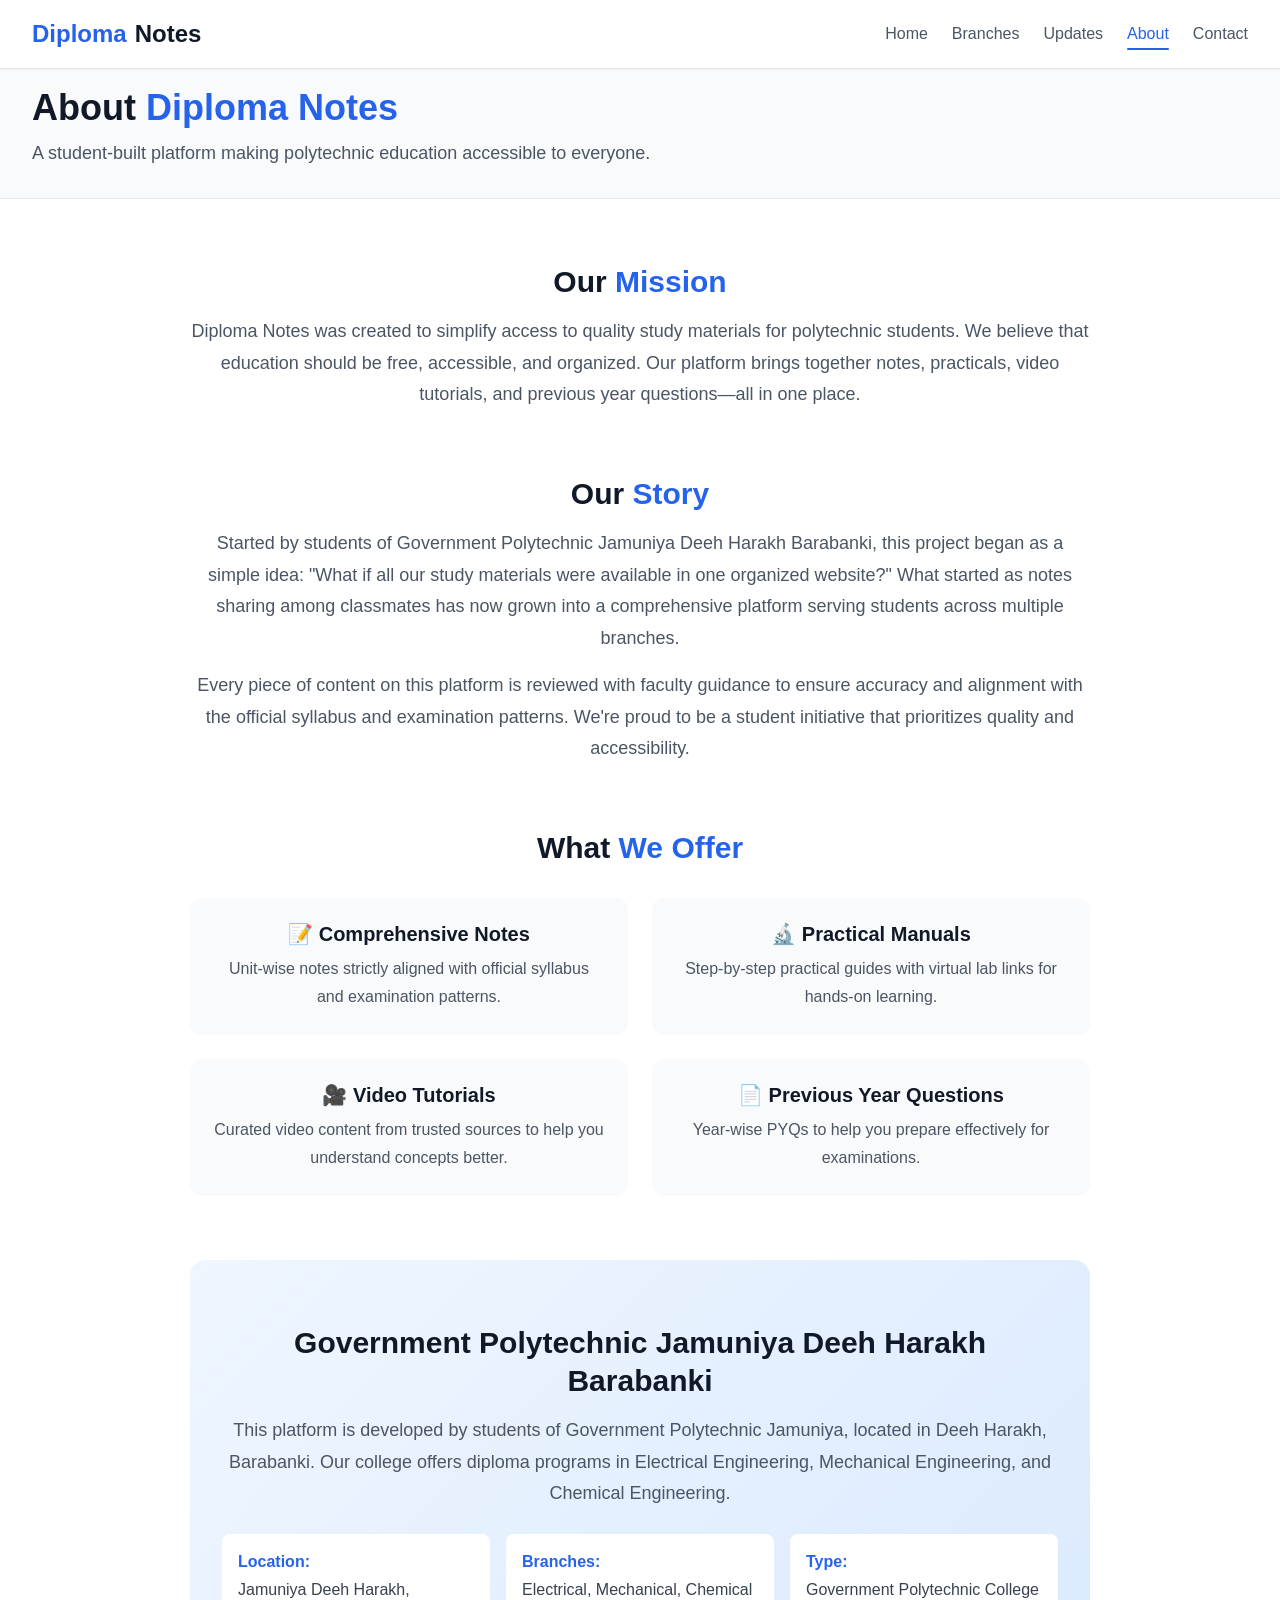
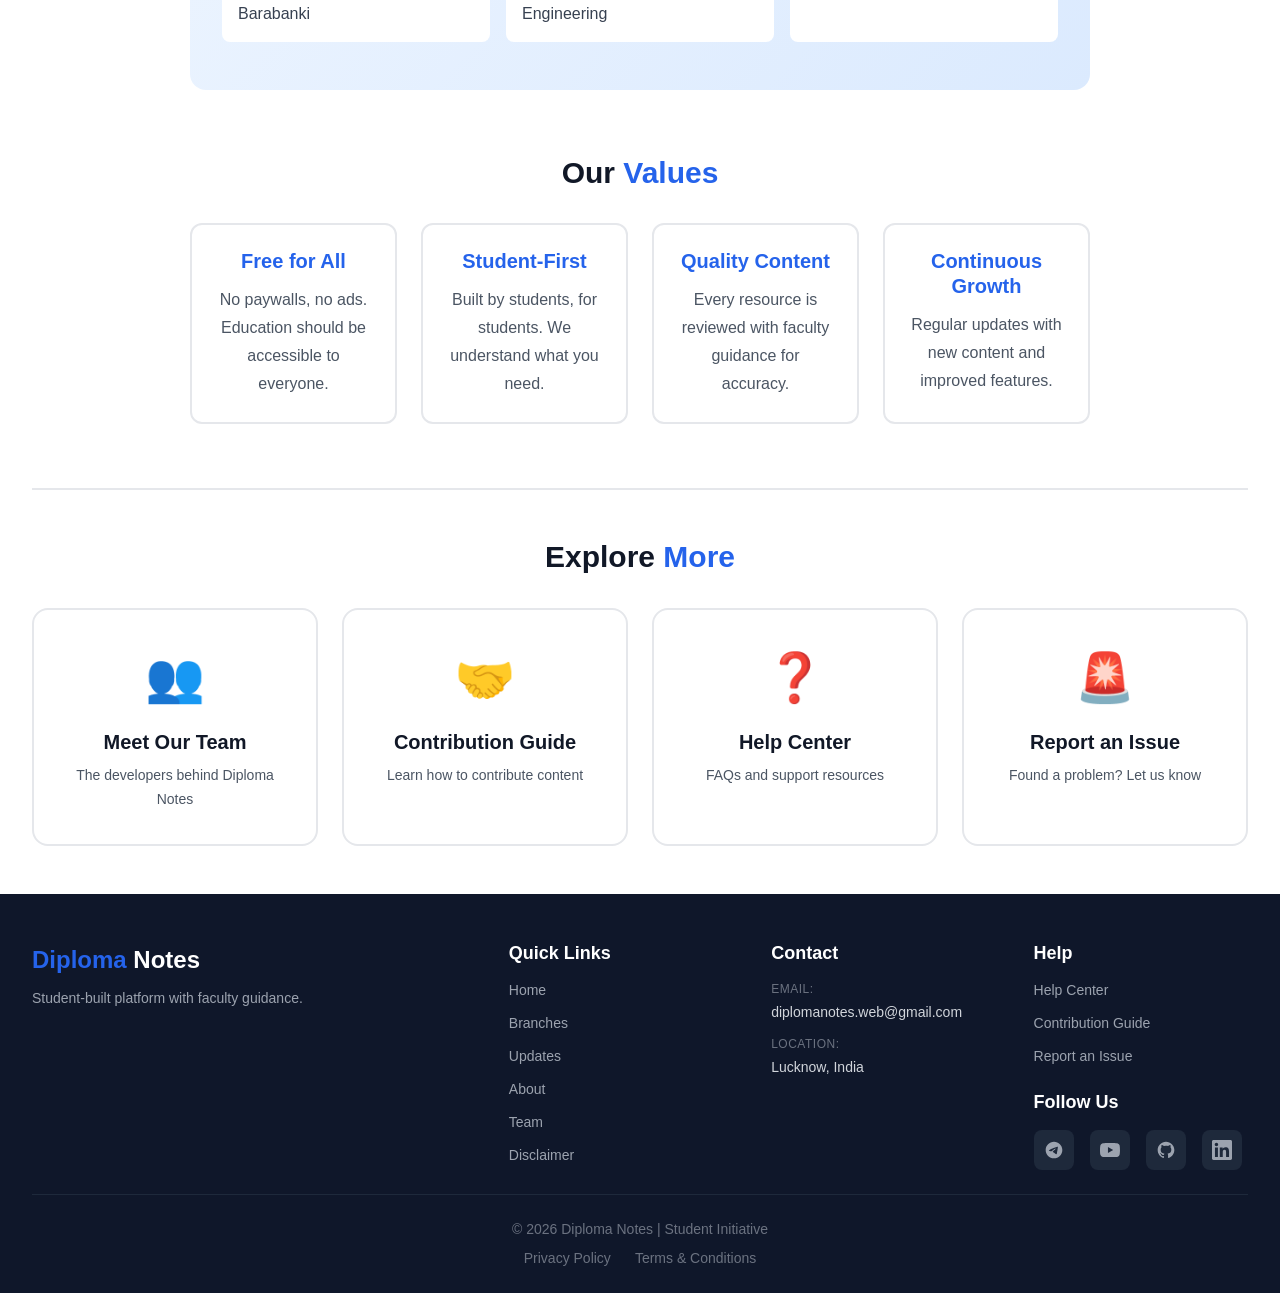
<file: about.html>
<!DOCTYPE html>
<html lang="en">
<head>
  <!-- Google tag (gtag.js) -->
<script async src="https://www.googletagmanager.com/gtag/js?id=G-FQKY7L3HE6"></script>
<script>
  window.dataLayer = window.dataLayer || [];
  function gtag(){dataLayer.push(arguments);}
  gtag('js', new Date());

  gtag('config', 'G-FQKY7L3HE6');
</script>
  <meta charset="UTF-8">
  <meta name="viewport" content="width=device-width, initial-scale=1.0">
  <meta name="description" content="About Diploma Notes - Student-built platform for polytechnic education">
  <title>About Us - Diploma Notes</title>
  
  <link rel="icon" type="image/png" href="assets/images/favicon.png">
  
  <!-- CSS Files -->
  <link rel="stylesheet" href="css/_variables.css">
  <link rel="stylesheet" href="css/_reset.css">
  <link rel="stylesheet" href="css/_base.css">
  <link rel="stylesheet" href="css/_components.css">
  <link rel="stylesheet" href="css/_layout.css">
  <link rel="stylesheet" href="css/about.css">
  <link rel="stylesheet" href="css/responsive.css">
</head>
<body>
  
  <!-- ===== NAVBAR ===== -->
  <nav class="navbar">
    <div class="container navbar-container">
      <a href="index.html" class="navbar-logo">
        <span class="navbar-logo-diploma">Diploma</span> Notes
      </a>
      
      <button class="navbar-toggle" aria-label="Toggle menu" id="navToggle">
        <span></span>
        <span></span>
        <span></span>
      </button>
      
      <div class="navbar-menu" id="navMenu">
        <a href="index.html" class="navbar-link">Home</a>
        <a href="index.html#branches" class="navbar-link">Branches</a>
        <a href="index.html#updates" class="navbar-link">Updates</a>
        <a href="about.html" class="navbar-link active">About</a>
        <a href="contact.html" class="navbar-link">Contact</a>
      </div>
    </div>
  </nav>
  
  <!-- ===== PAGE HEADER ===== -->
  <section class="page-header">
    <div class="container">
      <div class="page-header-content">
        <h1 class="page-title">About <span class="text-highlight">Diploma Notes</span></h1>
        <p class="page-description">
          A student-built platform making polytechnic education accessible to everyone.
        </p>
      </div>
    </div>
  </section>
  
  <!-- ===== ABOUT CONTENT ===== -->
  <section class="about-section">
    <div class="container">
      
      <!-- Mission -->
      <div class="about-content-block">
        <div class="about-icon"></div>
        <h2 class="about-content-title">Our <span class="text-highlight">Mission</span></h2>
        <p class="about-content-text">
          Diploma Notes was created to simplify access to quality study materials for polytechnic students. 
          We believe that education should be free, accessible, and organized. Our platform brings together 
          notes, practicals, video tutorials, and previous year questions—all in one place.
        </p>
      </div>
      
      <!-- Story -->
      <div class="about-content-block">
        <div class="about-icon"></div>
        <h2 class="about-content-title">Our <span class="text-highlight">Story</span></h2>
        <p class="about-content-text">
          Started by students of Government Polytechnic Jamuniya Deeh Harakh Barabanki, this project 
          began as a simple idea: "What if all our study materials were available in one organized website?" 
          What started as notes sharing among classmates has now grown into a comprehensive platform serving 
          students across multiple branches.
        </p>
        <p class="about-content-text">
          Every piece of content on this platform is reviewed with faculty guidance to ensure accuracy and 
          alignment with the official syllabus and examination patterns. We're proud to be a student initiative 
          that prioritizes quality and accessibility.
        </p>
      </div>
      
      <!-- What We Offer -->
      <div class="about-content-block">
        <div class="about-icon"></div>
        <h2 class="about-content-title">What <span class="text-highlight">We Offer</span></h2>
        <div class="about-features-grid">
          <div class="about-feature-item">
            <h3>📝 Comprehensive Notes</h3>
            <p>Unit-wise notes strictly aligned with official syllabus and examination patterns.</p>
          </div>
          <div class="about-feature-item">
            <h3>🔬 Practical Manuals</h3>
            <p>Step-by-step practical guides with virtual lab links for hands-on learning.</p>
          </div>
          <div class="about-feature-item">
            <h3>🎥 Video Tutorials</h3>
            <p>Curated video content from trusted sources to help you understand concepts better.</p>
          </div>
          <div class="about-feature-item">
            <h3>📄 Previous Year Questions</h3>
            <p>Year-wise PYQs to help you prepare effectively for examinations.</p>
          </div>
        </div>
      </div>
      
      <!-- College Info -->
      <div class="about-content-block about-college">
        <div class="about-icon"></div>
        <h2 class="about-content-title">Government Polytechnic Jamuniya Deeh Harakh Barabanki</h2>
        <p class="about-content-text">
          This platform is developed by students of Government Polytechnic Jamuniya, located in Deeh Harakh, 
          Barabanki. Our college offers diploma programs in Electrical Engineering, Mechanical Engineering, 
          and Chemical Engineering.
        </p>
        <div class="college-info-grid">
          <div class="college-info-item">
            <strong>Location:</strong> Jamuniya Deeh Harakh, Barabanki
          </div>
          <div class="college-info-item">
            <strong>Branches:</strong> Electrical, Mechanical, Chemical Engineering
          </div>
          <div class="college-info-item">
            <strong>Type:</strong> Government Polytechnic College
          </div>
        </div>
      </div>
      
      <!-- Values -->
      <div class="about-content-block">
        <div class="about-icon"></div>
        <h2 class="about-content-title">Our <span class="text-highlight">Values</span></h2>
        <div class="about-values-grid">
          <div class="about-value-card">
            <h3>Free for All</h3>
            <p>No paywalls, no ads. Education should be accessible to everyone.</p>
          </div>
          <div class="about-value-card">
            <h3>Student-First</h3>
            <p>Built by students, for students. We understand what you need.</p>
          </div>
          <div class="about-value-card">
            <h3>Quality Content</h3>
            <p>Every resource is reviewed with faculty guidance for accuracy.</p>
          </div>
          <div class="about-value-card">
            <h3>Continuous Growth</h3>
            <p>Regular updates with new content and improved features.</p>
          </div>
        </div>
      </div>
      
      <!-- Quick Links -->
      <div class="about-quick-links">
        <h2>Explore  <span class="text-highlight">More</span></h2>
        <div class="quick-links-grid">
          <a href="team.html" class="quick-link-card">
            <div class="quick-link-icon">👥</div>
            <h3>Meet Our Team</h3>
            <p>The developers behind Diploma Notes</p>
          </a>
          <a href="contributors.html" class="quick-link-card">
            <div class="quick-link-icon">🤝</div>
            <h3>Contribution Guide </h3>
            <p>Learn how to contribute content</p>
          </a>
          <a href="help.html" class="quick-link-card">
            <div class="quick-link-icon">❓</div>
            <h3>Help Center</h3>
            <p>FAQs and support resources</p>
          </a>
          <a href="report.html" class="quick-link-card">
            <div class="quick-link-icon">🚨</div>
            <h3>Report an Issue</h3>
            <p>Found a problem? Let us know</p>
          </a>
        </div>
      </div>
      
    </div>
  </section>
  
  <!-- ===== FOOTER ===== -->
 <footer class="footer">
    <div class="container">
      <div class="footer-container">
        <!-- Brand Column -->
        <div class="footer-brand">
          <div class="footer-logo">
            <span class="footer-logo-diploma">Diploma</span> Notes
          </div>
          <p class="footer-tagline">
            Student-built platform with faculty guidance.
          </p>
        </div>
        
        <!-- Quick Links -->
        <div>
          <h3 class="footer-section-title">Quick Links</h3>
          <div class="footer-links">
            <a href="index.html" class="footer-link">Home</a>
            <a href="index.html#branches" class="footer-link">Branches</a>
            <a href="updates.html" class="footer-link">Updates</a>
            <a href="about.html" class="footer-link">About</a>
            <a href="team.html" class="footer-link">Team</a>
            <a href="disclaimer.html" class="footer-link">Disclaimer</a>
          </div>
        </div>
        
        <!-- Contact -->
        <div>
          <h3 class="footer-section-title">Contact</h3>
          <div class="footer-contact-item">
            <span class="footer-contact-label">Email:</span>
            <span class="footer-contact-value">diplomanotes.web@gmail.com</span>
          </div>
          <!-- <div class="footer-contact-item">
            <span class="footer-contact-label">Phone:</span>
            <span class="footer-contact-value">+91 6388205387</span>
          </div> -->
          <div class="footer-contact-item">
            <span class="footer-contact-label">Location:</span>
            <span class="footer-contact-value">Lucknow, India</span>
          </div>
        </div>
        
        <!-- Help -->
        <div>
          <h3 class="footer-section-title">Help</h3>
          <div class="footer-links">
            <a href="help.html" class="footer-link">Help Center</a>
            <a href="contributors.html" class="footer-link">Contribution Guide</a>
            <a href="report.html" class="footer-link">Report an Issue</a>
          </div>
          
          <!-- Social Links -->
          <h3 class="footer-section-title" style="margin-top: var(--space-6);">Follow Us</h3>
          <div class="footer-social">
            <a href="#" class="footer-social-link" aria-label="Telegram">
              <svg xmlns="http://www.w3.org/2000/svg" viewBox="0 0 24 24" fill="currentColor">
                <path d="M12 2C6.48 2 2 6.48 2 12s4.48 10 10 10 10-4.48 10-10S17.52 2 12 2zm4.64 6.8c-.15 1.58-.8 5.42-1.13 7.19-.14.75-.42 1-.68 1.03-.58.05-1.02-.38-1.58-.75-.88-.58-1.38-.94-2.23-1.5-.99-.65-.35-1.01.22-1.59.15-.15 2.71-2.48 2.76-2.69a.2.2 0 00-.05-.18c-.06-.05-.14-.03-.21-.02-.09.02-1.49.95-4.22 2.79-.4.27-.76.41-1.08.4-.36-.01-1.04-.2-1.55-.37-.63-.2-1.12-.31-1.08-.66.02-.18.27-.36.74-.55 2.92-1.27 4.86-2.11 5.83-2.51 2.78-1.16 3.35-1.36 3.73-1.36.08 0 .27.02.39.12.1.08.13.19.14.27-.01.06.01.24 0 .38z"/>
              </svg>
            </a>
            <a href="#" class="footer-social-link" aria-label="YouTube">
              <svg xmlns="http://www.w3.org/2000/svg" viewBox="0 0 24 24" fill="currentColor">
                <path d="M23.498 6.186a3.016 3.016 0 0 0-2.122-2.136C19.505 3.545 12 3.545 12 3.545s-7.505 0-9.377.505A3.017 3.017 0 0 0 .502 6.186C0 8.07 0 12 0 12s0 3.93.502 5.814a3.016 3.016 0 0 0 2.122 2.136c1.871.505 9.376.505 9.376.505s7.505 0 9.377-.505a3.015 3.015 0 0 0 2.122-2.136C24 15.93 24 12 24 12s0-3.93-.502-5.814zM9.545 15.568V8.432L15.818 12l-6.273 3.568z"/>
              </svg>
            </a>
            <a href="#" class="footer-social-link" aria-label="GitHub">
              <svg xmlns="http://www.w3.org/2000/svg" viewBox="0 0 24 24" fill="currentColor">
                <path d="M12 2C6.477 2 2 6.477 2 12c0 4.42 2.865 8.17 6.839 9.49.5.092.682-.217.682-.482 0-.237-.008-.866-.013-1.7-2.782.603-3.369-1.34-3.369-1.34-.454-1.156-1.11-1.463-1.11-1.463-.908-.62.069-.608.069-.608 1.003.07 1.531 1.03 1.531 1.03.892 1.529 2.341 1.087 2.91.831.092-.646.35-1.086.636-1.336-2.22-.253-4.555-1.11-4.555-4.943 0-1.091.39-1.984 1.029-2.683-.103-.253-.446-1.27.098-2.647 0 0 .84-.269 2.75 1.025A9.578 9.578 0 0112 6.836c.85.004 1.705.114 2.504.336 1.909-1.294 2.747-1.025 2.747-1.025.546 1.377.203 2.394.1 2.647.64.699 1.028 1.592 1.028 2.683 0 3.842-2.339 4.687-4.566 4.935.359.309.678.919.678 1.852 0 1.336-.012 2.415-.012 2.743 0 .267.18.578.688.48C19.138 20.167 22 16.418 22 12c0-5.523-4.477-10-10-10z"/>
              </svg>
            </a>
            <a href="#" class="footer-social-link" aria-label="LinkedIn">
              <svg xmlns="http://www.w3.org/2000/svg" viewBox="0 0 24 24" fill="currentColor">
                <path d="M20.447 20.452h-3.554v-5.569c0-1.328-.027-3.037-1.852-3.037-1.853 0-2.136 1.445-2.136 2.939v5.667H9.351V9h3.414v1.561h.046c.477-.9 1.637-1.85 3.37-1.85 3.601 0 4.267 2.37 4.267 5.455v6.286zM5.337 7.433c-1.144 0-2.063-.926-2.063-2.065 0-1.138.92-2.063 2.063-2.063 1.14 0 2.064.925 2.064 2.063 0 1.139-.925 2.065-2.064 2.065zm1.782 13.019H3.555V9h3.564v11.452zM22.225 0H1.771C.792 0 0 .774 0 1.729v20.542C0 23.227.792 24 1.771 24h20.451C23.2 24 24 23.227 24 22.271V1.729C24 .774 23.2 0 22.222 0h.003z"/>
              </svg>
            </a>
          </div>
        </div>
      </div>
      
      <!-- Footer Bottom -->
      <div class="footer-bottom">
        <p class="footer-copyright">
          © 2026 Diploma Notes | Student Initiative
        </p>
        <div class="footer-legal-links">
          <a href="disclaimer.html#privacy" class="footer-legal-link">Privacy Policy</a>
          <a href="disclaimer.html#terms" class="footer-legal-link">Terms & Conditions</a>
        </div>
      </div>
    </div>
  </footer>
  
  <!-- JavaScript Files -->
  <script src="js/config.js"></script>
  <script src="js/utils.js"></script>
  <script src="js/components/navbar.js"></script>
  <script src="js/main.js"></script>
  
</body>
</html>
</file>
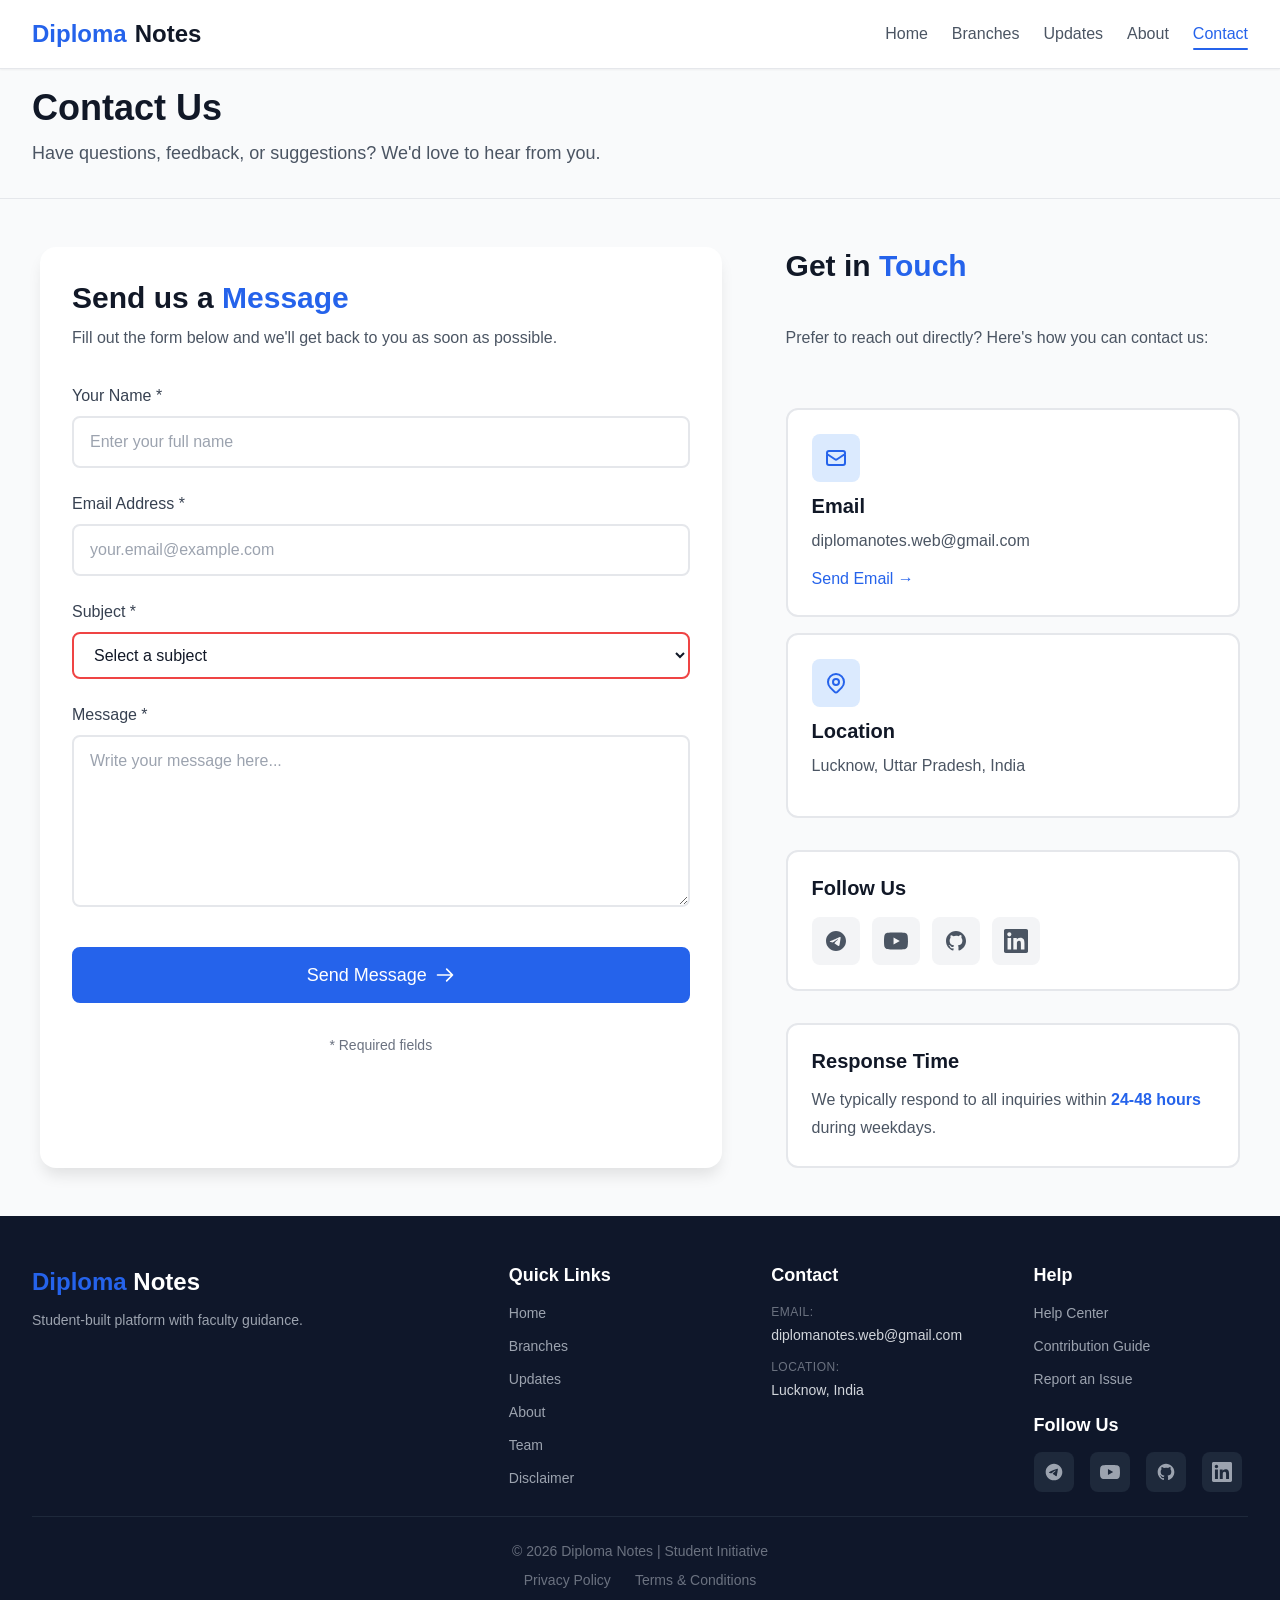
<file: contact.html>
<!DOCTYPE html>
<html lang="en">
<head>
  <!-- Google tag (gtag.js) -->
<script async src="https://www.googletagmanager.com/gtag/js?id=G-FQKY7L3HE6"></script>
<script>
  window.dataLayer = window.dataLayer || [];
  function gtag(){dataLayer.push(arguments);}
  gtag('js', new Date());

  gtag('config', 'G-FQKY7L3HE6');
</script>
  <meta charset="UTF-8">
  <meta name="viewport" content="width=device-width, initial-scale=1.0">
  <meta name="description" content="Contact Diploma Notes - Get in touch with us">
  <title>Contact Us - Diploma Notes</title>
  
  <link rel="icon" type="image/png" href="assets/images/favicon.png">
  
  <!-- CSS Files -->
  <link rel="stylesheet" href="css/_variables.css">
  <link rel="stylesheet" href="css/_reset.css">
  <link rel="stylesheet" href="css/_base.css">
  <link rel="stylesheet" href="css/_components.css">
  <link rel="stylesheet" href="css/_layout.css">
  <link rel="stylesheet" href="css/contact.css">
  <link rel="stylesheet" href="css/responsive.css">
</head>
<body>
  
  <!-- ===== NAVBAR ===== -->
  <nav class="navbar">
    <div class="container navbar-container">
      <a href="index.html" class="navbar-logo">
        <span class="navbar-logo-diploma">Diploma</span> Notes
      </a>
      
      <button class="navbar-toggle" aria-label="Toggle menu" id="navToggle">
        <span></span>
        <span></span>
        <span></span>
      </button>
      
      <div class="navbar-menu" id="navMenu">
        <a href="index.html" class="navbar-link">Home</a>
        <a href="index.html#branches" class="navbar-link">Branches</a>
        <a href="index.html#updates" class="navbar-link">Updates</a>
        <a href="about.html" class="navbar-link">About</a>
        <a href="contact.html" class="navbar-link active">Contact</a>
      </div>
    </div>
  </nav>
  
  <!-- ===== PAGE HEADER ===== -->
  <section class="page-header">
    <div class="container">
      <div class="page-header-content">
        <h1 class="page-title">Contact Us</h1>
        <p class="page-description">
          Have questions, feedback, or suggestions? We'd love to hear from you.
        </p>
      </div>
    </div>
  </section>
  
  <!-- ===== CONTACT SECTION ===== -->
  <section class="contact-section">
    <div class="container">
      
      <div class="contact-layout">
        
        <!-- Contact Form -->
        <div class="contact-form-container">
          <h2 class="contact-form-title">Send us a <span class="text-highlight">Message</span></h2>
          <p class="contact-form-subtitle">Fill out the form below and we'll get back to you as soon as possible.</p>
          
          <form class="contact-form" id="contactForm">
            <div class="form-group">
              <label for="name" class="form-label">Your Name *</label>
              <input 
                type="text" 
                id="name" 
                name="name" 
                class="form-input" 
                placeholder="Enter your full name"
                required
              >
            </div>
            
            <div class="form-group">
              <label for="email" class="form-label">Email Address *</label>
              <input 
                type="email" 
                id="email" 
                name="email" 
                class="form-input" 
                placeholder="your.email@example.com"
                required
              >
            </div>
            
            <div class="form-group">
              <label for="subject" class="form-label">Subject *</label>
              <select id="subject" name="subject" class="form-input" required>
                <option value="">Select a subject</option>
                <option value="general">General Inquiry</option>
                <option value="feedback">Feedback</option>
                <option value="contribution">Content Contribution</option>
                <option value="technical">Technical Issue</option>
                <option value="suggestion">Suggestion</option>
                <option value="other">Other</option>
              </select>
            </div>
            
            <div class="form-group">
              <label for="message" class="form-label">Message *</label>
              <textarea 
                id="message" 
                name="message" 
                class="form-input form-textarea" 
                rows="6" 
                placeholder="Write your message here..."
                required
              ></textarea>
            </div>
            
            <button type="submit" class="btn btn-primary btn-lg contact-submit-btn">
              Send Message
              <svg xmlns="http://www.w3.org/2000/svg" fill="none" viewBox="0 0 24 24" stroke="currentColor" style="width: 20px; height: 20px;">
                <path stroke-linecap="round" stroke-linejoin="round" stroke-width="2" d="M14 5l7 7m0 0l-7 7m7-7H3" />
              </svg>
            </button>
            
            <p class="form-note">* Required fields</p>
          </form>
          
          <!-- Success Message (Hidden by default) -->
          <div class="contact-success" id="successMessage" style="display: none;">
            <div class="success-icon">✓</div>
            <h3>Message Sent Successfully!</h3>
            <p>Thank you for contacting us. We'll get back to you within 24-48 hours.</p>
          </div>
        </div>
        
        <!-- Contact Info -->
        <div class="contact-info-container">
          <h2 class="contact-info-title">Get in <span class="text-highlight">Touch</span> </h2>
          <p class="contact-info-subtitle">Prefer to reach out directly? Here's how you can contact us:</p>
          
          <div class="contact-info-cards">
            
            <!-- Email -->
            <div class="contact-info-card">
              <div class="contact-info-icon">
                <svg xmlns="http://www.w3.org/2000/svg" fill="none" viewBox="0 0 24 24" stroke="currentColor">
                  <path stroke-linecap="round" stroke-linejoin="round" stroke-width="2" d="M3 8l7.89 5.26a2 2 0 002.22 0L21 8M5 19h14a2 2 0 002-2V7a2 2 0 00-2-2H5a2 2 0 00-2 2v10a2 2 0 002 2z" />
                </svg>
              </div>
              <h3>Email</h3>
              <p>diplomanotes.web@gmail.com</p>
              <a href="mailto:diplomanotes.web@gmail.com" class="contact-info-link">Send Email →</a>
            </div>
            
            <!-- Phone -->
            <!-- <div class="contact-info-card">
              <div class="contact-info-icon">
                <svg xmlns="http://www.w3.org/2000/svg" fill="none" viewBox="0 0 24 24" stroke="currentColor">
                  <path stroke-linecap="round" stroke-linejoin="round" stroke-width="2" d="M3 5a2 2 0 012-2h3.28a1 1 0 01.948.684l1.498 4.493a1 1 0 01-.502 1.21l-2.257 1.13a11.042 11.042 0 005.516 5.516l1.13-2.257a1 1 0 011.21-.502l4.493 1.498a1 1 0 01.684.949V19a2 2 0 01-2 2h-1C9.716 21 3 14.284 3 6V5z" />
                </svg>
              </div>
              <h3>Phone</h3>
              <p>+91 98765 43210</p>
              <a href="tel:+919876543210" class="contact-info-link">Call Now →</a>
            </div> -->
            
            <!-- Location -->
            <div class="contact-info-card">
              <div class="contact-info-icon">
                <svg xmlns="http://www.w3.org/2000/svg" fill="none" viewBox="0 0 24 24" stroke="currentColor">
                  <path stroke-linecap="round" stroke-linejoin="round" stroke-width="2" d="M17.657 16.657L13.414 20.9a1.998 1.998 0 01-2.827 0l-4.244-4.243a8 8 0 1111.314 0z" />
                  <path stroke-linecap="round" stroke-linejoin="round" stroke-width="2" d="M15 11a3 3 0 11-6 0 3 3 0 016 0z" />
                </svg>
              </div>
              <h3>Location</h3>
              <p>Lucknow, Uttar Pradesh, India</p>
            </div>
            
          </div>
          
          <!-- Social Links -->
          <div class="contact-social">
            <h3>Follow Us</h3>
            <div class="contact-social-links">
              <a href="#" class="contact-social-link" aria-label="Telegram">
                <svg xmlns="http://www.w3.org/2000/svg" viewBox="0 0 24 24" fill="currentColor">
                  <path d="M12 2C6.48 2 2 6.48 2 12s4.48 10 10 10 10-4.48 10-10S17.52 2 12 2zm4.64 6.8c-.15 1.58-.8 5.42-1.13 7.19-.14.75-.42 1-.68 1.03-.58.05-1.02-.38-1.58-.75-.88-.58-1.38-.94-2.23-1.5-.99-.65-.35-1.01.22-1.59.15-.15 2.71-2.48 2.76-2.69a.2.2 0 00-.05-.18c-.06-.05-.14-.03-.21-.02-.09.02-1.49.95-4.22 2.79-.4.27-.76.41-1.08.4-.36-.01-1.04-.2-1.55-.37-.63-.2-1.12-.31-1.08-.66.02-.18.27-.36.74-.55 2.92-1.27 4.86-2.11 5.83-2.51 2.78-1.16 3.35-1.36 3.73-1.36.08 0 .27.02.39.12.1.08.13.19.14.27-.01.06.01.24 0 .38z"/>
                </svg>
              </a>
              <a href="#" class="contact-social-link" aria-label="YouTube">
                <svg xmlns="http://www.w3.org/2000/svg" viewBox="0 0 24 24" fill="currentColor">
                  <path d="M23.498 6.186a3.016 3.016 0 0 0-2.122-2.136C19.505 3.545 12 3.545 12 3.545s-7.505 0-9.377.505A3.017 3.017 0 0 0 .502 6.186C0 8.07 0 12 0 12s0 3.93.502 5.814a3.016 3.016 0 0 0 2.122 2.136c1.871.505 9.376.505 9.376.505s7.505 0 9.377-.505a3.015 3.015 0 0 0 2.122-2.136C24 15.93 24 12 24 12s0-3.93-.502-5.814zM9.545 15.568V8.432L15.818 12l-6.273 3.568z"/>
                </svg>
              </a>
              <a href="#" class="contact-social-link" aria-label="GitHub">
                <svg xmlns="http://www.w3.org/2000/svg" viewBox="0 0 24 24" fill="currentColor">
                  <path d="M12 2C6.477 2 2 6.477 2 12c0 4.42 2.865 8.17 6.839 9.49.5.092.682-.217.682-.482 0-.237-.008-.866-.013-1.7-2.782.603-3.369-1.34-3.369-1.34-.454-1.156-1.11-1.463-1.11-1.463-.908-.62.069-.608.069-.608 1.003.07 1.531 1.03 1.531 1.03.892 1.529 2.341 1.087 2.91.831.092-.646.35-1.086.636-1.336-2.22-.253-4.555-1.11-4.555-4.943 0-1.091.39-1.984 1.029-2.683-.103-.253-.446-1.27.098-2.647 0 0 .84-.269 2.75 1.025A9.578 9.578 0 0112 6.836c.85.004 1.705.114 2.504.336 1.909-1.294 2.747-1.025 2.747-1.025.546 1.377.203 2.394.1 2.647.64.699 1.028 1.592 1.028 2.683 0 3.842-2.339 4.687-4.566 4.935.359.309.678.919.678 1.852 0 1.336-.012 2.415-.012 2.743 0 .267.18.578.688.48C19.138 20.167 22 16.418 22 12c0-5.523-4.477-10-10-10z"/>
                </svg>
              </a>
              <a href="#" class="contact-social-link" aria-label="LinkedIn">
                <svg xmlns="http://www.w3.org/2000/svg" viewBox="0 0 24 24" fill="currentColor">
                  <path d="M20.447 20.452h-3.554v-5.569c0-1.328-.027-3.037-1.852-3.037-1.853 0-2.136 1.445-2.136 2.939v5.667H9.351V9h3.414v1.561h.046c.477-.9 1.637-1.85 3.37-1.85 3.601 0 4.267 2.37 4.267 5.455v6.286zM5.337 7.433c-1.144 0-2.063-.926-2.063-2.065 0-1.138.92-2.063 2.063-2.063 1.14 0 2.064.925 2.064 2.063 0 1.139-.925 2.065-2.064 2.065zm1.782 13.019H3.555V9h3.564v11.452zM22.225 0H1.771C.792 0 0 .774 0 1.729v20.542C0 23.227.792 24 1.771 24h20.451C23.2 24 24 23.227 24 22.271V1.729C24 .774 23.2 0 22.222 0h.003z"/>
                </svg>
              </a>
            </div>
          </div>
          
          <!-- Office Hours -->
          <div class="contact-hours">
            <h3>Response Time</h3>
            <p>We typically respond to all inquiries within <strong>24-48 hours</strong> during weekdays.</p>
          </div>
          
        </div>
        
      </div>
      
    </div>
  </section>
  
  <!-- ===== FOOTER ===== -->
 <footer class="footer">
    <div class="container">
      <div class="footer-container">
        <!-- Brand Column -->
        <div class="footer-brand">
          <div class="footer-logo">
            <span class="footer-logo-diploma">Diploma</span> Notes
          </div>
          <p class="footer-tagline">
            Student-built platform with faculty guidance.
          </p>
        </div>
        
        <!-- Quick Links -->
        <div>
          <h3 class="footer-section-title">Quick Links</h3>
          <div class="footer-links">
            <a href="index.html" class="footer-link">Home</a>
            <a href="index.html#branches" class="footer-link">Branches</a>
            <a href="updates.html" class="footer-link">Updates</a>
            <a href="about.html" class="footer-link">About</a>
            <a href="team.html" class="footer-link">Team</a>
            <a href="disclaimer.html" class="footer-link">Disclaimer</a>
          </div>
        </div>
        
        <!-- Contact -->
        <div>
          <h3 class="footer-section-title">Contact</h3>
          <div class="footer-contact-item">
            <span class="footer-contact-label">Email:</span>
            <span class="footer-contact-value">diplomanotes.web@gmail.com</span>
          </div>
          <!-- <div class="footer-contact-item">
            <span class="footer-contact-label">Phone:</span>
            <span class="footer-contact-value">+91 6388205387</span>
          </div> -->
          <div class="footer-contact-item">
            <span class="footer-contact-label">Location:</span>
            <span class="footer-contact-value">Lucknow, India</span>
          </div>
        </div>
        
        <!-- Help -->
        <div>
          <h3 class="footer-section-title">Help</h3>
          <div class="footer-links">
            <a href="help.html" class="footer-link">Help Center</a>
            <a href="contributors.html" class="footer-link">Contribution Guide</a>
            <a href="report.html" class="footer-link">Report an Issue</a>
          </div>
          
          <!-- Social Links -->
          <h3 class="footer-section-title" style="margin-top: var(--space-6);">Follow Us</h3>
          <div class="footer-social">
            <a href="#" class="footer-social-link" aria-label="Telegram">
              <svg xmlns="http://www.w3.org/2000/svg" viewBox="0 0 24 24" fill="currentColor">
                <path d="M12 2C6.48 2 2 6.48 2 12s4.48 10 10 10 10-4.48 10-10S17.52 2 12 2zm4.64 6.8c-.15 1.58-.8 5.42-1.13 7.19-.14.75-.42 1-.68 1.03-.58.05-1.02-.38-1.58-.75-.88-.58-1.38-.94-2.23-1.5-.99-.65-.35-1.01.22-1.59.15-.15 2.71-2.48 2.76-2.69a.2.2 0 00-.05-.18c-.06-.05-.14-.03-.21-.02-.09.02-1.49.95-4.22 2.79-.4.27-.76.41-1.08.4-.36-.01-1.04-.2-1.55-.37-.63-.2-1.12-.31-1.08-.66.02-.18.27-.36.74-.55 2.92-1.27 4.86-2.11 5.83-2.51 2.78-1.16 3.35-1.36 3.73-1.36.08 0 .27.02.39.12.1.08.13.19.14.27-.01.06.01.24 0 .38z"/>
              </svg>
            </a>
            <a href="#" class="footer-social-link" aria-label="YouTube">
              <svg xmlns="http://www.w3.org/2000/svg" viewBox="0 0 24 24" fill="currentColor">
                <path d="M23.498 6.186a3.016 3.016 0 0 0-2.122-2.136C19.505 3.545 12 3.545 12 3.545s-7.505 0-9.377.505A3.017 3.017 0 0 0 .502 6.186C0 8.07 0 12 0 12s0 3.93.502 5.814a3.016 3.016 0 0 0 2.122 2.136c1.871.505 9.376.505 9.376.505s7.505 0 9.377-.505a3.015 3.015 0 0 0 2.122-2.136C24 15.93 24 12 24 12s0-3.93-.502-5.814zM9.545 15.568V8.432L15.818 12l-6.273 3.568z"/>
              </svg>
            </a>
            <a href="#" class="footer-social-link" aria-label="GitHub">
              <svg xmlns="http://www.w3.org/2000/svg" viewBox="0 0 24 24" fill="currentColor">
                <path d="M12 2C6.477 2 2 6.477 2 12c0 4.42 2.865 8.17 6.839 9.49.5.092.682-.217.682-.482 0-.237-.008-.866-.013-1.7-2.782.603-3.369-1.34-3.369-1.34-.454-1.156-1.11-1.463-1.11-1.463-.908-.62.069-.608.069-.608 1.003.07 1.531 1.03 1.531 1.03.892 1.529 2.341 1.087 2.91.831.092-.646.35-1.086.636-1.336-2.22-.253-4.555-1.11-4.555-4.943 0-1.091.39-1.984 1.029-2.683-.103-.253-.446-1.27.098-2.647 0 0 .84-.269 2.75 1.025A9.578 9.578 0 0112 6.836c.85.004 1.705.114 2.504.336 1.909-1.294 2.747-1.025 2.747-1.025.546 1.377.203 2.394.1 2.647.64.699 1.028 1.592 1.028 2.683 0 3.842-2.339 4.687-4.566 4.935.359.309.678.919.678 1.852 0 1.336-.012 2.415-.012 2.743 0 .267.18.578.688.48C19.138 20.167 22 16.418 22 12c0-5.523-4.477-10-10-10z"/>
              </svg>
            </a>
            <a href="#" class="footer-social-link" aria-label="LinkedIn">
              <svg xmlns="http://www.w3.org/2000/svg" viewBox="0 0 24 24" fill="currentColor">
                <path d="M20.447 20.452h-3.554v-5.569c0-1.328-.027-3.037-1.852-3.037-1.853 0-2.136 1.445-2.136 2.939v5.667H9.351V9h3.414v1.561h.046c.477-.9 1.637-1.85 3.37-1.85 3.601 0 4.267 2.37 4.267 5.455v6.286zM5.337 7.433c-1.144 0-2.063-.926-2.063-2.065 0-1.138.92-2.063 2.063-2.063 1.14 0 2.064.925 2.064 2.063 0 1.139-.925 2.065-2.064 2.065zm1.782 13.019H3.555V9h3.564v11.452zM22.225 0H1.771C.792 0 0 .774 0 1.729v20.542C0 23.227.792 24 1.771 24h20.451C23.2 24 24 23.227 24 22.271V1.729C24 .774 23.2 0 22.222 0h.003z"/>
              </svg>
            </a>
          </div>
        </div>
      </div>
      
      <!-- Footer Bottom -->
      <div class="footer-bottom">
        <p class="footer-copyright">
          © 2026 Diploma Notes | Student Initiative
        </p>
        <div class="footer-legal-links">
          <a href="disclaimer.html#privacy" class="footer-legal-link">Privacy Policy</a>
          <a href="disclaimer.html#terms" class="footer-legal-link">Terms & Conditions</a>
        </div>
      </div>
    </div>
  </footer>
  
  <!-- JavaScript Files -->
  <script src="js/config.js"></script>
  <script src="js/utils.js"></script>
  <script src="js/components/navbar.js"></script>
  <script src="js/pages/contact.js"></script>
  <script src="js/main.js"></script>
  
</body>
</html>
</file>
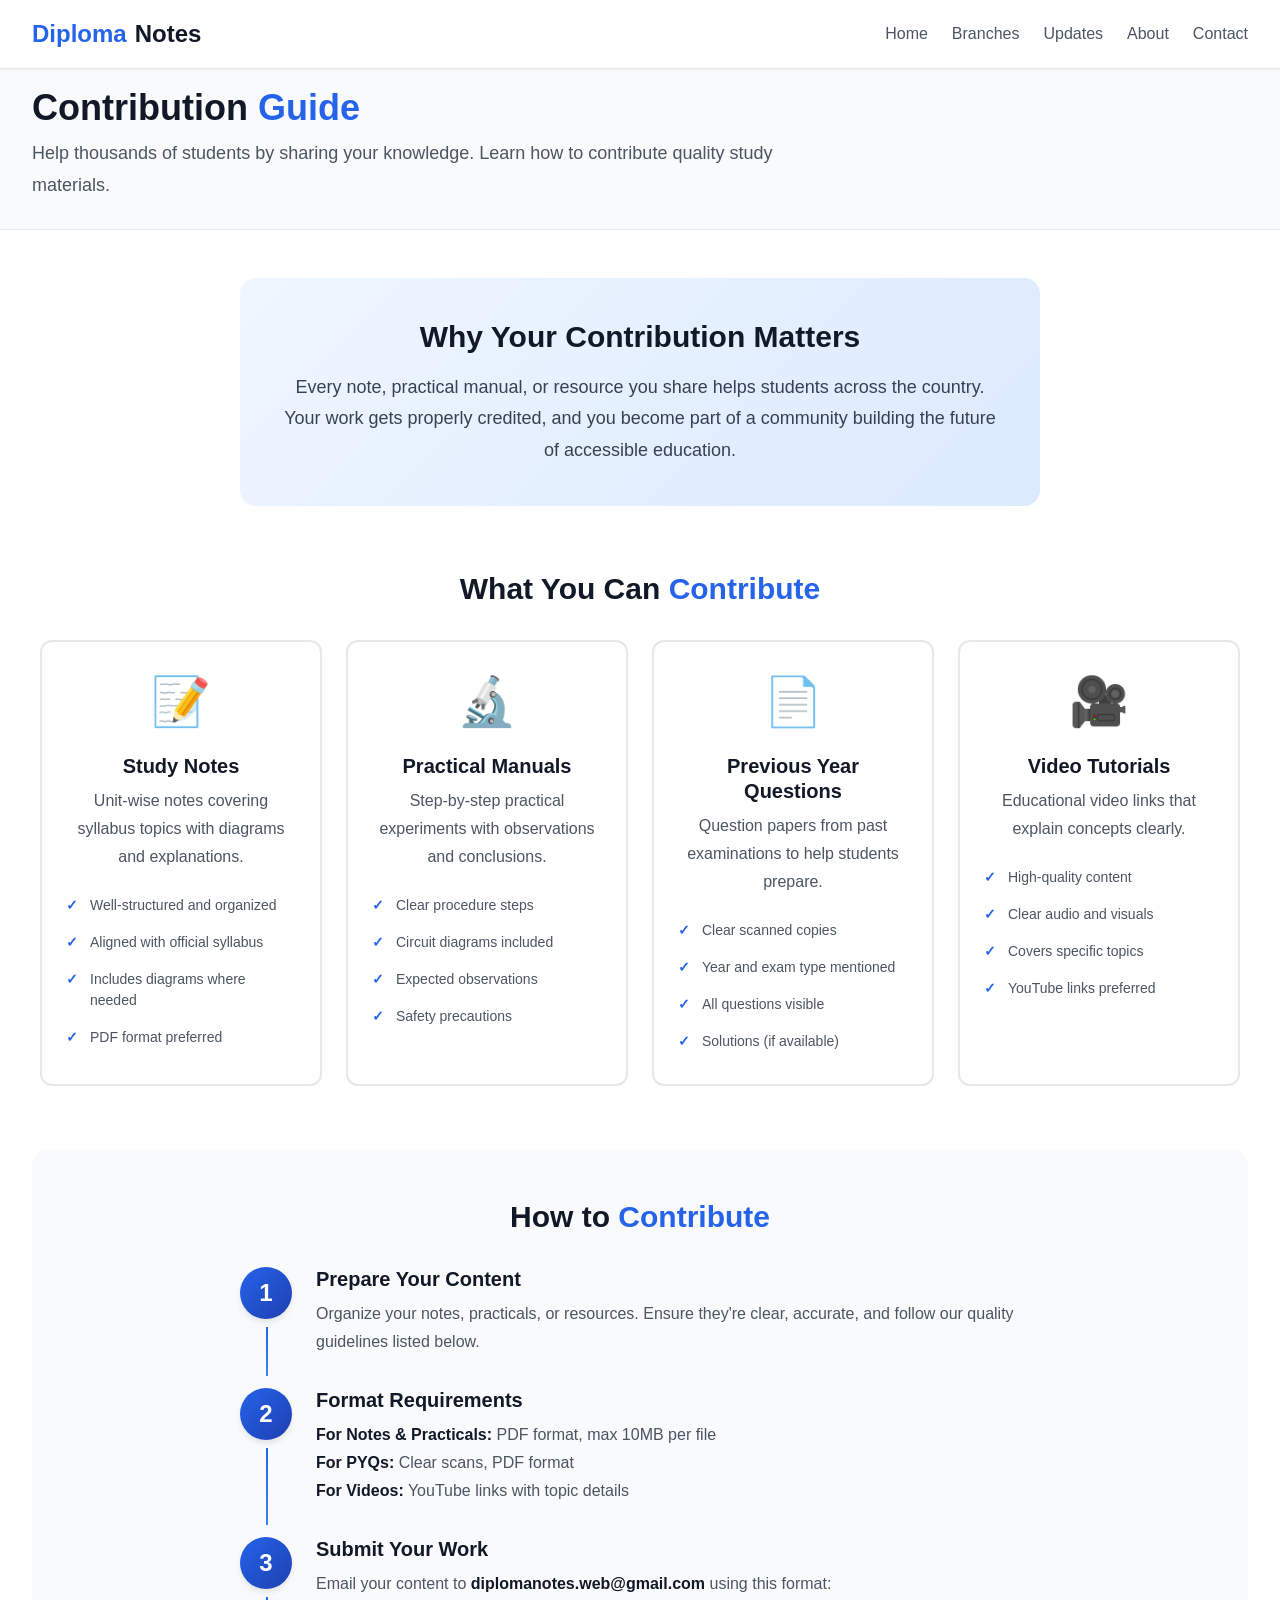
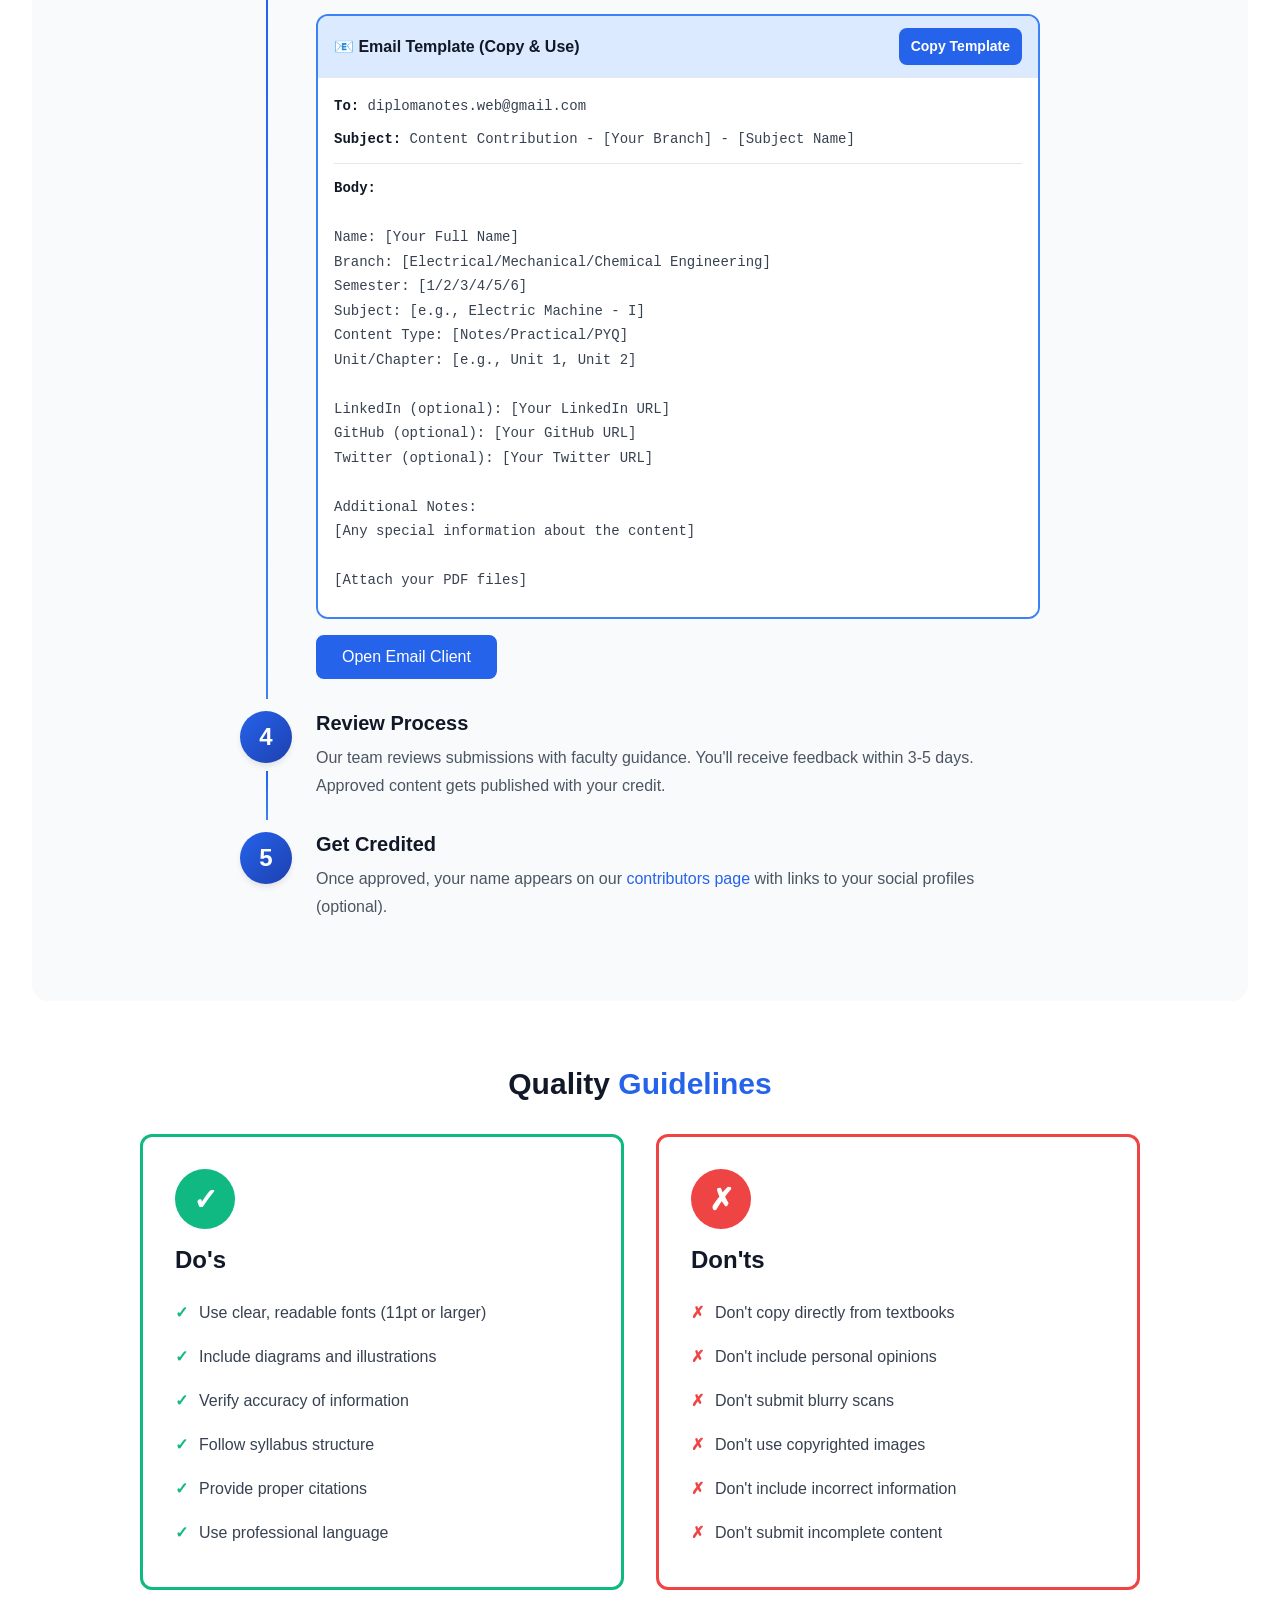
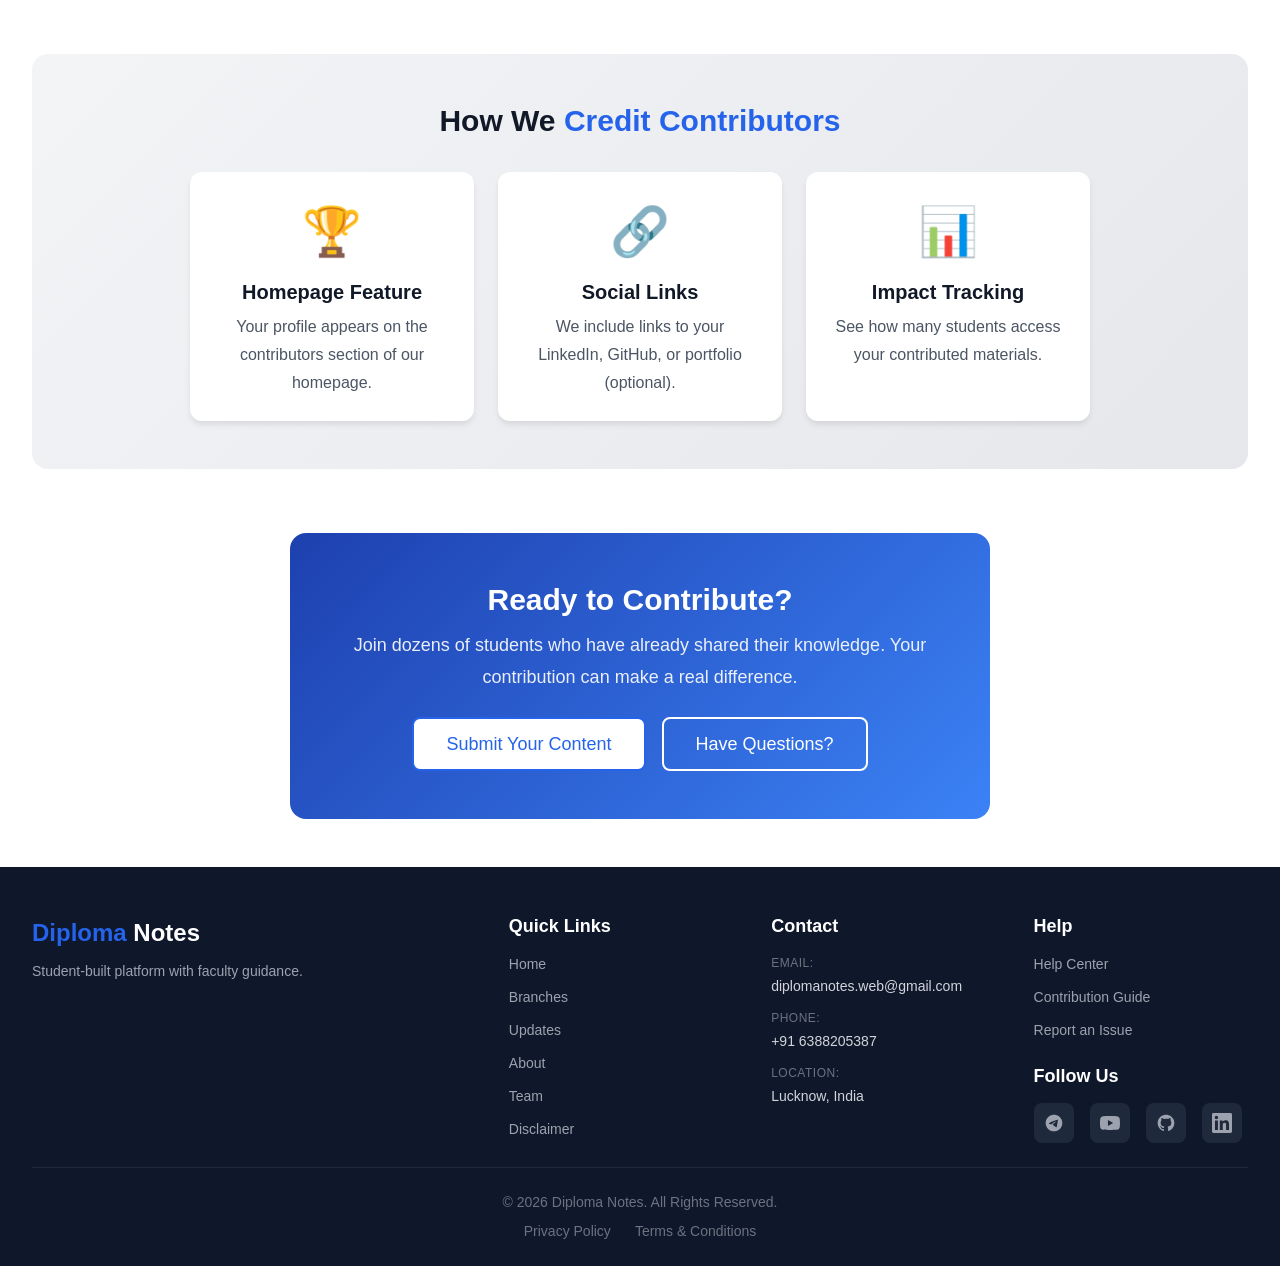
<file: contributors.html>
<!doctype html>
<html lang="en">

<head>
  <!-- Google tag (gtag.js) -->
  <script async src="https://www.googletagmanager.com/gtag/js?id=G-FQKY7L3HE6"></script>
  <script>
    window.dataLayer = window.dataLayer || [];
    function gtag() { dataLayer.push(arguments); }
    gtag('js', new Date());

    gtag('config', 'G-FQKY7L3HE6');
  </script>
  <meta charset="UTF-8" />
  <meta name="viewport" content="width=device-width, initial-scale=1.0" />
  <meta name="description" content="Contribution Guide - Learn how to contribute to Diploma Notes" />
  <title>Contribution Guide - Diploma Notes</title>

  <link rel="icon" type="image/png" href="assets/images/favicon.png" />

  <!-- CSS Files -->
  <link rel="stylesheet" href="css/_variables.css" />
  <link rel="stylesheet" href="css/_reset.css" />
  <link rel="stylesheet" href="css/_base.css" />
  <link rel="stylesheet" href="css/_components.css" />
  <link rel="stylesheet" href="css/_layout.css" />
  <link rel="stylesheet" href="css/contribute.css" />
  <link rel="stylesheet" href="css/responsive.css" />
</head>

<body>
  <!-- ===== NAVBAR ===== -->
  <nav class="navbar">
    <div class="container navbar-container">
      <a href="index.html" class="navbar-logo">
        <span class="navbar-logo-diploma">Diploma</span> Notes
      </a>

      <button class="navbar-toggle" aria-label="Toggle menu" id="navToggle">
        <span></span>
        <span></span>
        <span></span>
      </button>

      <div class="navbar-menu" id="navMenu">
        <a href="index.html" class="navbar-link">Home</a>
        <a href="index.html#branches" class="navbar-link">Branches</a>
        <a href="index.html#updates" class="navbar-link">Updates</a>
        <a href="about.html" class="navbar-link">About</a>
        <a href="contact.html" class="navbar-link">Contact</a>
      </div>
    </div>
  </nav>

  <!-- ===== PAGE HEADER ===== -->
  <section class="page-header">
    <div class="container">
      <div class="page-header-content">
        <h1 class="page-title">
          Contribution <span class="text-highlight">Guide</span>
        </h1>
        <p class="page-description">
          Help thousands of students by sharing your knowledge. Learn how to
          contribute quality study materials.
        </p>
      </div>
    </div>
  </section>

  <!-- ===== CONTRIBUTION SECTION ===== -->
  <section class="contribute-section">
    <div class="container">
      <!-- Why Contribute -->
      <div class="contribute-intro">
        <h2>Why Your Contribution Matters</h2>
        <p>
          Every note, practical manual, or resource you share helps students
          across the country. Your work gets properly credited, and you become
          part of a community building the future of accessible education.
        </p>
      </div>

      <!-- What You Can Contribute -->
      <div class="contribute-types">
        <h2 class="section-centered-title">
          What You Can <span class="text-highlight">Contribute</span>
        </h2>

        <div class="contribute-types-grid">
          <div class="contribute-type-card">
            <div class="contribute-type-icon">📝</div>
            <h3>Study Notes</h3>
            <p>
              Unit-wise notes covering syllabus topics with diagrams and
              explanations.
            </p>
            <ul class="contribute-type-list">
              <li>Well-structured and organized</li>
              <li>Aligned with official syllabus</li>
              <li>Includes diagrams where needed</li>
              <li>PDF format preferred</li>
            </ul>
          </div>

          <div class="contribute-type-card">
            <div class="contribute-type-icon">🔬</div>
            <h3>Practical Manuals</h3>
            <p>
              Step-by-step practical experiments with observations and
              conclusions.
            </p>
            <ul class="contribute-type-list">
              <li>Clear procedure steps</li>
              <li>Circuit diagrams included</li>
              <li>Expected observations</li>
              <li>Safety precautions</li>
            </ul>
          </div>

          <div class="contribute-type-card">
            <div class="contribute-type-icon">📄</div>
            <h3>Previous Year Questions</h3>
            <p>
              Question papers from past examinations to help students prepare.
            </p>
            <ul class="contribute-type-list">
              <li>Clear scanned copies</li>
              <li>Year and exam type mentioned</li>
              <li>All questions visible</li>
              <li>Solutions (if available)</li>
            </ul>
          </div>

          <div class="contribute-type-card">
            <div class="contribute-type-icon">🎥</div>
            <h3>Video Tutorials</h3>
            <p>Educational video links that explain concepts clearly.</p>
            <ul class="contribute-type-list">
              <li>High-quality content</li>
              <li>Clear audio and visuals</li>
              <li>Covers specific topics</li>
              <li>YouTube links preferred</li>
            </ul>
          </div>
        </div>
      </div>

      <!-- Contribution Process -->
      <div class="contribute-process">
        <h2 class="section-centered-title">
          How to <span class="text-highlight">Contribute</span>
        </h2>

        <div class="process-steps">
          <div class="process-step">
            <div class="step-number">1</div>
            <div class="step-content">
              <h3>Prepare Your Content</h3>
              <p>
                Organize your notes, practicals, or resources. Ensure they're
                clear, accurate, and follow our quality guidelines listed
                below.
              </p>
            </div>
          </div>

          <div class="process-step">
            <div class="step-number">2</div>
            <div class="step-content">
              <h3>Format Requirements</h3>
              <p>
                <strong>For Notes & Practicals:</strong> PDF format, max 10MB
                per file<br />
                <strong>For PYQs:</strong> Clear scans, PDF format<br />
                <strong>For Videos:</strong> YouTube links with topic details
              </p>
            </div>
          </div>

          <!-- <div class="process-step">
              <div class="step-number">3</div>
              <div class="step-content">
                <h3>Submit Your Work</h3>
                <p>
                  Email your content to
                  <strong>diplomanotes.web.com</strong> with the subject
                  line: "Content Contribution - [Branch] - [Subject]"
                </p>
              </div>
            </div> -->

          <!-- Find Step 3 in the process-step section and replace with this: -->

          <div class="process-step">
            <div class="step-number">3</div>
            <div class="step-content">
              <h3>Submit Your Work</h3>
              <p>
                Email your content to <strong>diplomanotes.web@gmail.com</strong> using this format:
              </p>

              <!-- Email Template Box -->
              <div class="email-template-box">
                <div class="email-template-header">
                  <strong>📧 Email Template (Copy & Use)</strong>
                  <button class="copy-email-btn" onclick="copyEmailTemplate()">Copy Template</button>
                </div>
                <div class="email-template-content" id="emailTemplate">
                  <div class="email-field"><strong>To:</strong> diplomanotes.web@gmail.com</div>
                  <div class="email-field"><strong>Subject:</strong> Content Contribution - [Your Branch] - [Subject
                    Name]</div>
                  <div class="email-field email-body">
                    <strong>Body:</strong><br><br>
                    Name: [Your Full Name]<br>
                    Branch: [Electrical/Mechanical/Chemical Engineering]<br>
                    Semester: [1/2/3/4/5/6]<br>
                    Subject: [e.g., Electric Machine - I]<br>
                    Content Type: [Notes/Practical/PYQ]<br>
                    Unit/Chapter: [e.g., Unit 1, Unit 2]<br><br>

                    LinkedIn (optional): [Your LinkedIn URL]<br>
                    GitHub (optional): [Your GitHub URL]<br>
                    Twitter (optional): [Your Twitter URL]<br><br>

                    Additional Notes:<br>
                    [Any special information about the content]<br><br>

                    [Attach your PDF files]
                  </div>
                </div>
              </div>

              <!-- Quick Submit Button -->
              <a href="mailto:diplomanotes.web@gmail.com?subject=Content%20Contribution" class="btn btn-primary">
                Open Email Client
              </a>
            </div>
          </div>


          <div class="process-step">
            <div class="step-number">4</div>
            <div class="step-content">
              <h3>Review Process</h3>
              <p>
                Our team reviews submissions with faculty guidance. You'll
                receive feedback within 3-5 days. Approved content gets
                published with your credit.
              </p>
            </div>
          </div>

          <div class="process-step">
            <div class="step-number">5</div>
            <div class="step-content">
              <h3>Get Credited</h3>
              <p>
                Once approved, your name appears on our
                <a href="index.html#contributors">contributors page</a>
                with links to your social profiles (optional).
              </p>
            </div>
          </div>
        </div>
      </div>

      <!-- Quality Guidelines -->
      <div class="contribute-guidelines">
        <h2 class="section-centered-title">
          Quality<span class="text-highlight"> Guidelines</span>
        </h2>

        <div class="guidelines-grid">
          <div class="guideline-card">
            <div class="guideline-icon">✓</div>
            <h3>Do's</h3>
            <ul>
              <li>Use clear, readable fonts (11pt or larger)</li>
              <li>Include diagrams and illustrations</li>
              <li>Verify accuracy of information</li>
              <li>Follow syllabus structure</li>
              <li>Provide proper citations</li>
              <li>Use professional language</li>
            </ul>
          </div>

          <div class="guideline-card guideline-card-dont">
            <div class="guideline-icon">✗</div>
            <h3>Don'ts</h3>
            <ul>
              <li>Don't copy directly from textbooks</li>
              <li>Don't include personal opinions</li>
              <li>Don't submit blurry scans</li>
              <li>Don't use copyrighted images</li>
              <li>Don't include incorrect information</li>
              <li>Don't submit incomplete content</li>
            </ul>
          </div>
        </div>
      </div>

      <!-- Recognition -->
      <div class="contribute-recognition">
        <h2>
          How We <span class="text-highlight">Credit Contributors</span>
        </h2>
        <div class="recognition-content">
          <div class="recognition-item">
            <div class="recognition-icon">🏆</div>
            <h3>Homepage Feature</h3>
            <p>
              Your profile appears on the contributors section of our
              homepage.
            </p>
          </div>
          <div class="recognition-item">
            <div class="recognition-icon">🔗</div>
            <h3>Social Links</h3>
            <p>
              We include links to your LinkedIn, GitHub, or portfolio
              (optional).
            </p>
          </div>
          <div class="recognition-item">
            <div class="recognition-icon">📊</div>
            <h3>Impact Tracking</h3>
            <p>See how many students access your contributed materials.</p>
          </div>
        </div>
      </div>

      <!-- CTA -->
      <div class="contribute-cta">
        <h2>Ready to Contribute?</h2>
        <p>
          Join dozens of students who have already shared their knowledge.
          Your contribution can make a real difference.
        </p>
        <div class="contribute-cta-actions">
          <a href="mailto:diplomanotes.web@gmail.com?subject=Content%20Contribution" class="btn btn-primary btn-lg">
            Submit Your Content
          </a>
          <a href="contact.html" class="btn btn-outline btn-lg">
            Have Questions?
          </a>
        </div>
      </div>
    </div>
  </section>

  <!-- ===== FOOTER ===== -->
  <footer class="footer">
    <div class="container">
      <div class="footer-container">
        <!-- Brand Column -->
        <div class="footer-brand">
          <div class="footer-logo">
            <span class="footer-logo-diploma">Diploma</span> Notes
          </div>
          <p class="footer-tagline">
            Student-built platform with faculty guidance.
          </p>
        </div>

        <!-- Quick Links -->
        <div>
          <h3 class="footer-section-title">Quick Links</h3>
          <div class="footer-links">
            <a href="index.html" class="footer-link">Home</a>
            <a href="index.html#branches" class="footer-link">Branches</a>
            <a href="updates.html" class="footer-link">Updates</a>
            <a href="about.html" class="footer-link">About</a>
            <a href="team.html" class="footer-link">Team</a>
            <a href="disclaimer.html" class="footer-link">Disclaimer</a>
          </div>
        </div>

        <!-- Contact -->
        <div>
          <h3 class="footer-section-title">Contact</h3>
          <div class="footer-contact-item">
            <span class="footer-contact-label">Email:</span>
            <span class="footer-contact-value">diplomanotes.web@gmail.com</span>
          </div>
          <div class="footer-contact-item">
            <span class="footer-contact-label">Phone:</span>
            <span class="footer-contact-value">+91 6388205387</span>
          </div>
          <div class="footer-contact-item">
            <span class="footer-contact-label">Location:</span>
            <span class="footer-contact-value">Lucknow, India</span>
          </div>
        </div>

        <!-- Help -->
        <div>
          <h3 class="footer-section-title">Help</h3>
          <div class="footer-links">
            <a href="help.html" class="footer-link">Help Center</a>
            <a href="contributors.html" class="footer-link">Contribution Guide</a>
            <a href="report.html" class="footer-link">Report an Issue</a>
          </div>

          <!-- Social Links -->
          <h3 class="footer-section-title" style="margin-top: var(--space-6)">
            Follow Us
          </h3>
          <div class="footer-social">
            <a href="#" class="footer-social-link" aria-label="Telegram">
              <svg xmlns="http://www.w3.org/2000/svg" viewBox="0 0 24 24" fill="currentColor">
                <path
                  d="M12 2C6.48 2 2 6.48 2 12s4.48 10 10 10 10-4.48 10-10S17.52 2 12 2zm4.64 6.8c-.15 1.58-.8 5.42-1.13 7.19-.14.75-.42 1-.68 1.03-.58.05-1.02-.38-1.58-.75-.88-.58-1.38-.94-2.23-1.5-.99-.65-.35-1.01.22-1.59.15-.15 2.71-2.48 2.76-2.69a.2.2 0 00-.05-.18c-.06-.05-.14-.03-.21-.02-.09.02-1.49.95-4.22 2.79-.4.27-.76.41-1.08.4-.36-.01-1.04-.2-1.55-.37-.63-.2-1.12-.31-1.08-.66.02-.18.27-.36.74-.55 2.92-1.27 4.86-2.11 5.83-2.51 2.78-1.16 3.35-1.36 3.73-1.36.08 0 .27.02.39.12.1.08.13.19.14.27-.01.06.01.24 0 .38z" />
              </svg>
            </a>
            <a href="#" class="footer-social-link" aria-label="YouTube">
              <svg xmlns="http://www.w3.org/2000/svg" viewBox="0 0 24 24" fill="currentColor">
                <path
                  d="M23.498 6.186a3.016 3.016 0 0 0-2.122-2.136C19.505 3.545 12 3.545 12 3.545s-7.505 0-9.377.505A3.017 3.017 0 0 0 .502 6.186C0 8.07 0 12 0 12s0 3.93.502 5.814a3.016 3.016 0 0 0 2.122 2.136c1.871.505 9.376.505 9.376.505s7.505 0 9.377-.505a3.015 3.015 0 0 0 2.122-2.136C24 15.93 24 12 24 12s0-3.93-.502-5.814zM9.545 15.568V8.432L15.818 12l-6.273 3.568z" />
              </svg>
            </a>
            <a href="#" class="footer-social-link" aria-label="GitHub">
              <svg xmlns="http://www.w3.org/2000/svg" viewBox="0 0 24 24" fill="currentColor">
                <path
                  d="M12 2C6.477 2 2 6.477 2 12c0 4.42 2.865 8.17 6.839 9.49.5.092.682-.217.682-.482 0-.237-.008-.866-.013-1.7-2.782.603-3.369-1.34-3.369-1.34-.454-1.156-1.11-1.463-1.11-1.463-.908-.62.069-.608.069-.608 1.003.07 1.531 1.03 1.531 1.03.892 1.529 2.341 1.087 2.91.831.092-.646.35-1.086.636-1.336-2.22-.253-4.555-1.11-4.555-4.943 0-1.091.39-1.984 1.029-2.683-.103-.253-.446-1.27.098-2.647 0 0 .84-.269 2.75 1.025A9.578 9.578 0 0112 6.836c.85.004 1.705.114 2.504.336 1.909-1.294 2.747-1.025 2.747-1.025.546 1.377.203 2.394.1 2.647.64.699 1.028 1.592 1.028 2.683 0 3.842-2.339 4.687-4.566 4.935.359.309.678.919.678 1.852 0 1.336-.012 2.415-.012 2.743 0 .267.18.578.688.48C19.138 20.167 22 16.418 22 12c0-5.523-4.477-10-10-10z" />
              </svg>
            </a>
            <a href="#" class="footer-social-link" aria-label="LinkedIn">
              <svg xmlns="http://www.w3.org/2000/svg" viewBox="0 0 24 24" fill="currentColor">
                <path
                  d="M20.447 20.452h-3.554v-5.569c0-1.328-.027-3.037-1.852-3.037-1.853 0-2.136 1.445-2.136 2.939v5.667H9.351V9h3.414v1.561h.046c.477-.9 1.637-1.85 3.37-1.85 3.601 0 4.267 2.37 4.267 5.455v6.286zM5.337 7.433c-1.144 0-2.063-.926-2.063-2.065 0-1.138.92-2.063 2.063-2.063 1.14 0 2.064.925 2.064 2.063 0 1.139-.925 2.065-2.064 2.065zm1.782 13.019H3.555V9h3.564v11.452zM22.225 0H1.771C.792 0 0 .774 0 1.729v20.542C0 23.227.792 24 1.771 24h20.451C23.2 24 24 23.227 24 22.271V1.729C24 .774 23.2 0 22.222 0h.003z" />
              </svg>
            </a>
          </div>
        </div>
      </div>

      <!-- Footer Bottom -->
      <div class="footer-bottom">
        <p class="footer-copyright">
          © 2026 Diploma Notes. All Rights Reserved.
        </p>
        <div class="footer-legal-links">
          <a href="about.html#privacy" class="footer-legal-link">Privacy Policy</a>
          <a href="about.html#terms" class="footer-legal-link">Terms & Conditions</a>
        </div>
      </div>
    </div>
  </footer>
  <script>
    function copyEmailTemplate() {
      const template = `To: diplomanotes.web@gmail.com
Subject: Content Contribution - [Your Branch] - [Subject Name]

Name: [Your Full Name]
Branch: [Electrical/Mechanical/Chemical Engineering]
Semester: [1/2/3/4/5/6]
Subject: [e.g., Electric Machine - I]
Content Type: [Notes/Practical/PYQ]
Unit/Chapter: [e.g., Unit 1, Unit 2]

LinkedIn (optional): [Your LinkedIn URL]
GitHub (optional): [Your GitHub URL]
Twitter (optional): [Your Twitter URL]

Additional Notes:
[Any special information about the content]

[Attach your PDF files]`;

      navigator.clipboard.writeText(template).then(() => {
        const btn = document.querySelector('.copy-email-btn');
        const originalText = btn.textContent;
        btn.textContent = '✓ Copied!';
        btn.style.backgroundColor = 'var(--color-accent-green)';
        setTimeout(() => {
          btn.textContent = originalText;
          btn.style.backgroundColor = '';
        }, 2000);
      });
    }
  </script>
  <!-- JavaScript Files -->
  <script src="js/config.js"></script>
  <script src="js/utils.js"></script>
  <script src="js/components/navbar.js"></script>
  <script src="js/main.js"></script>
</body>

</html>
</file>
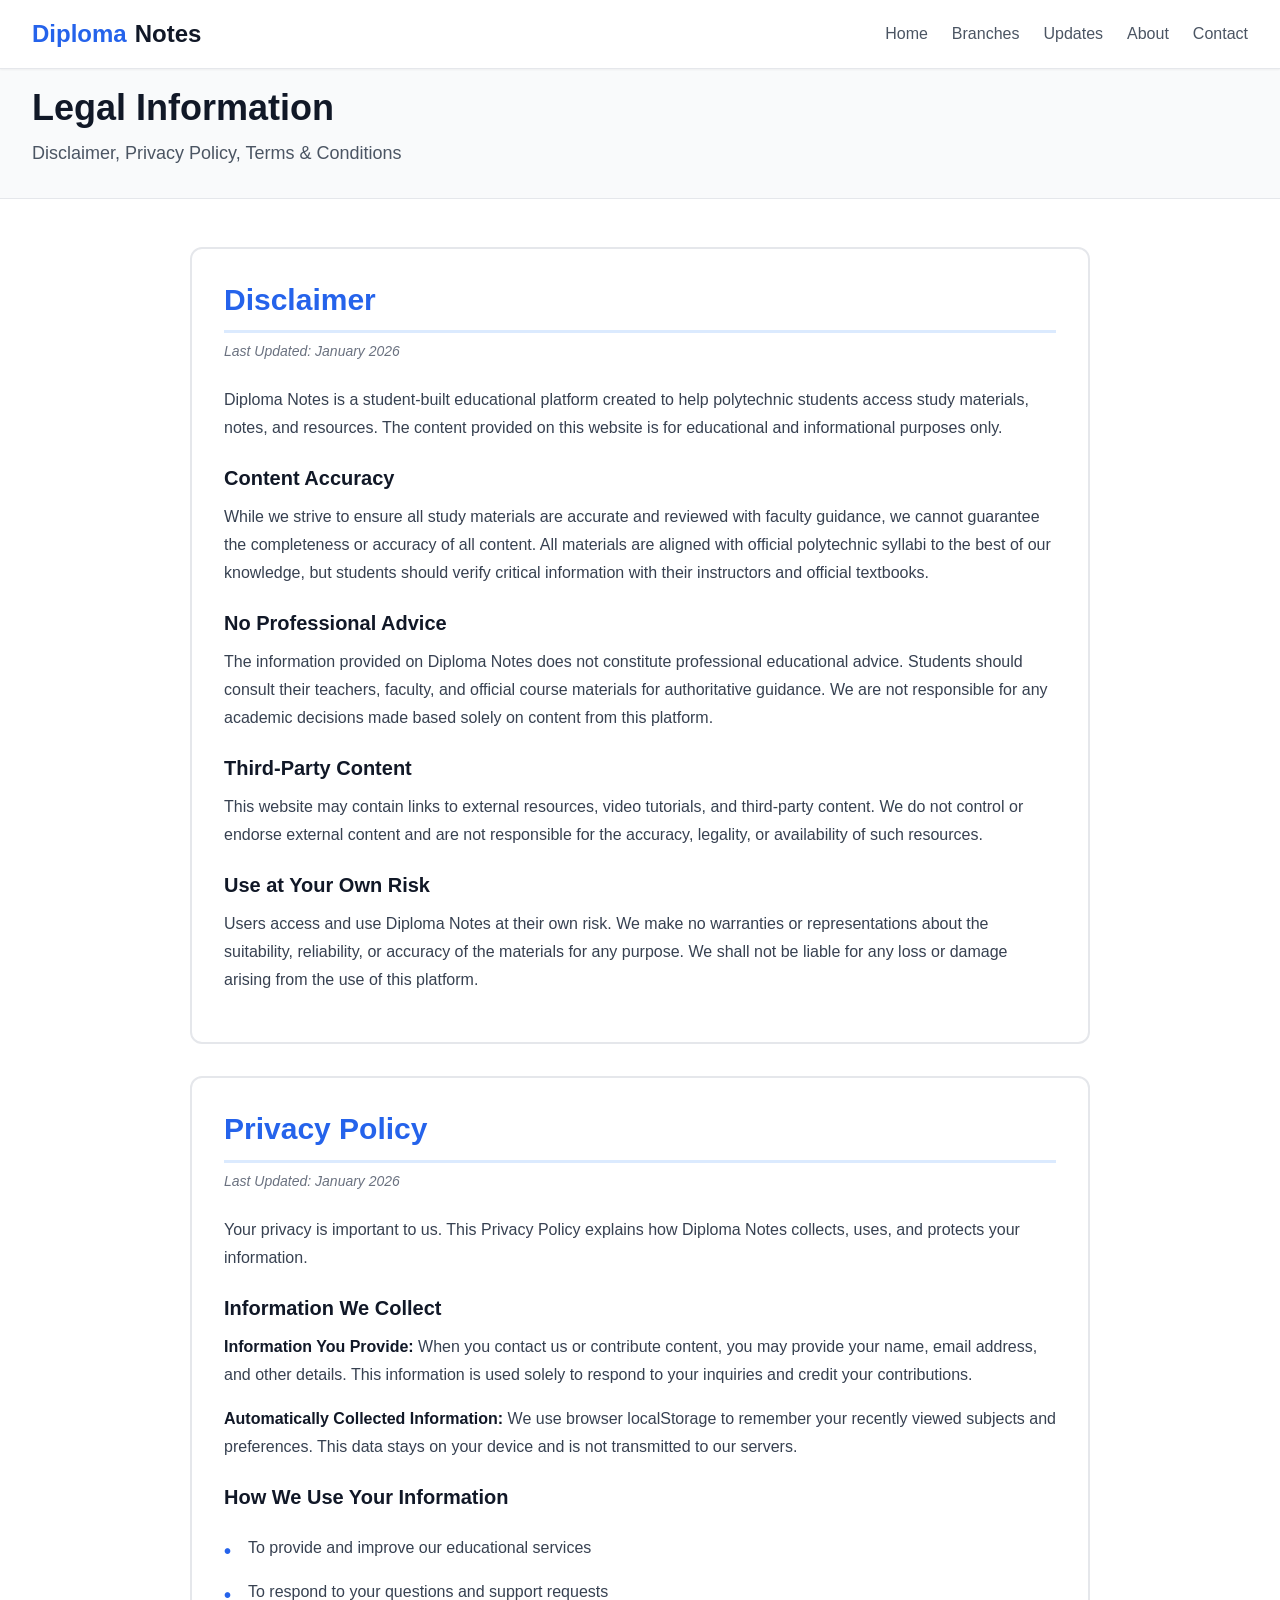
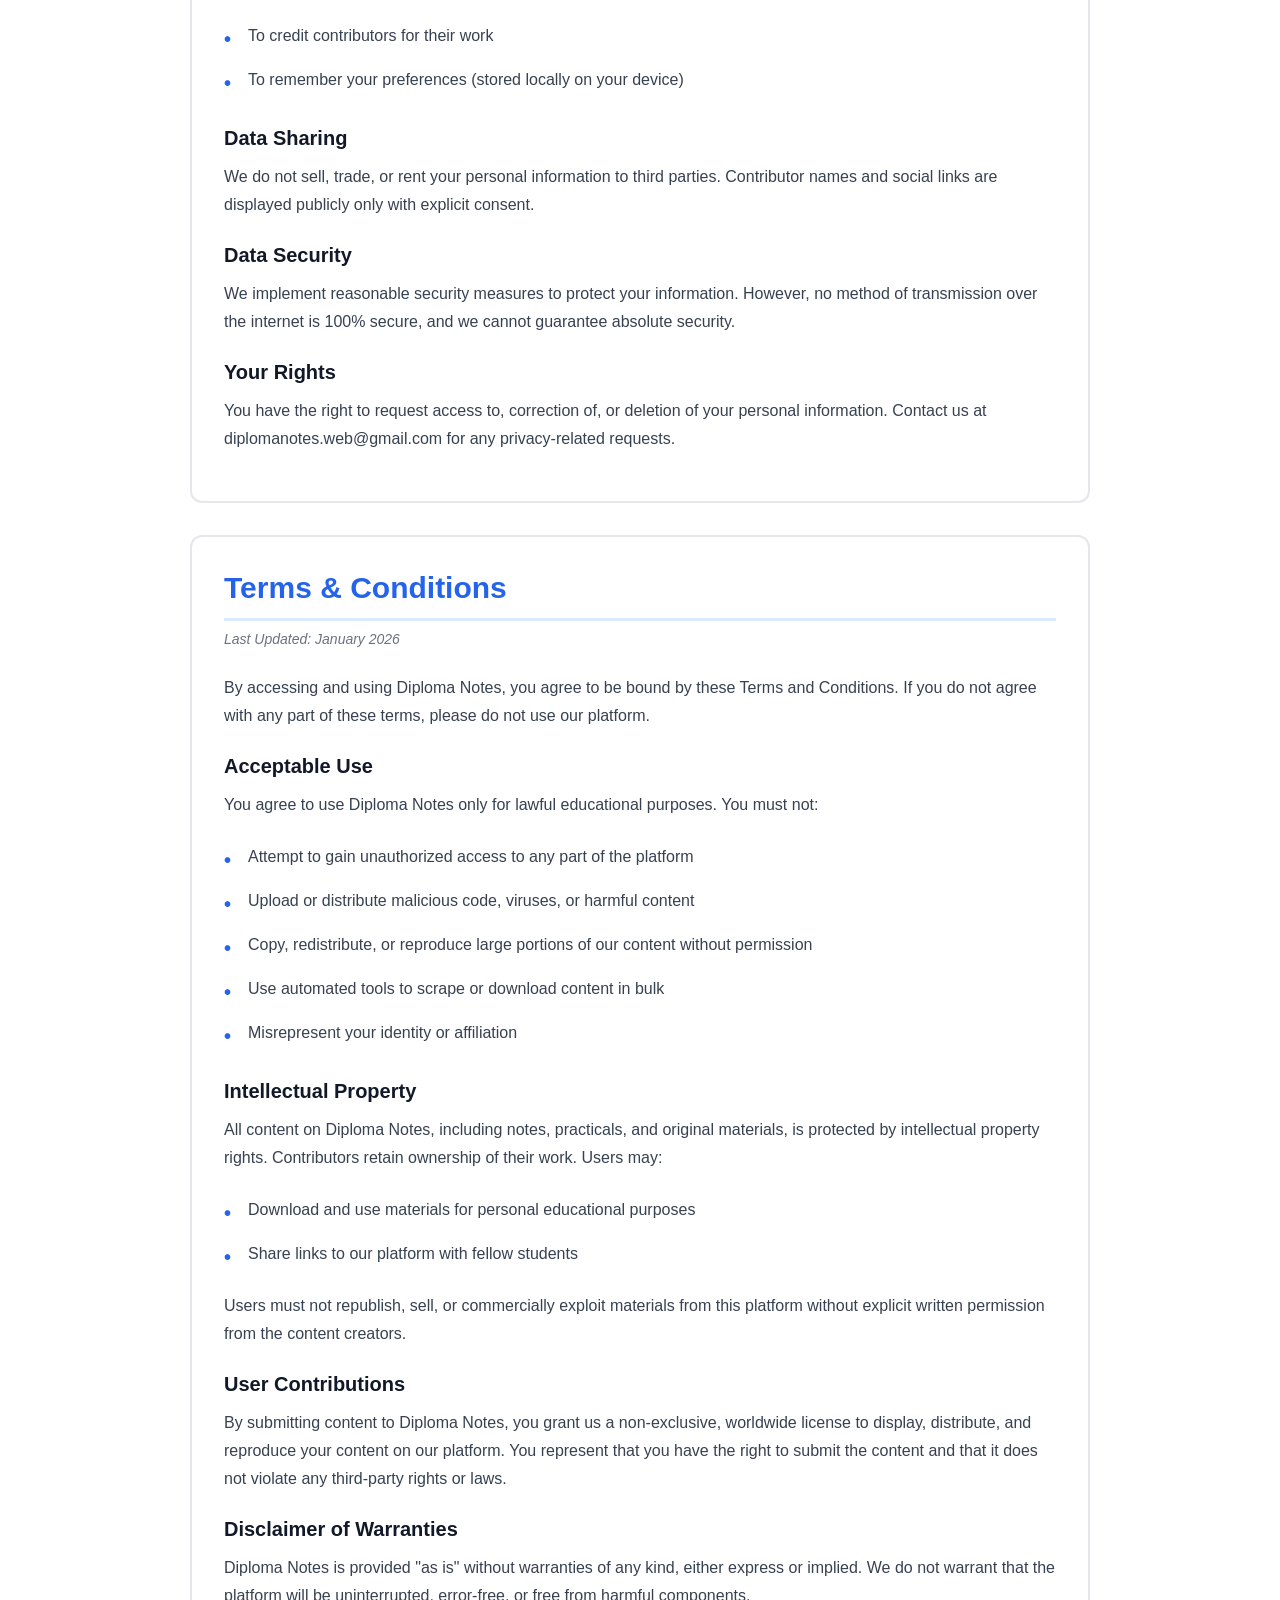
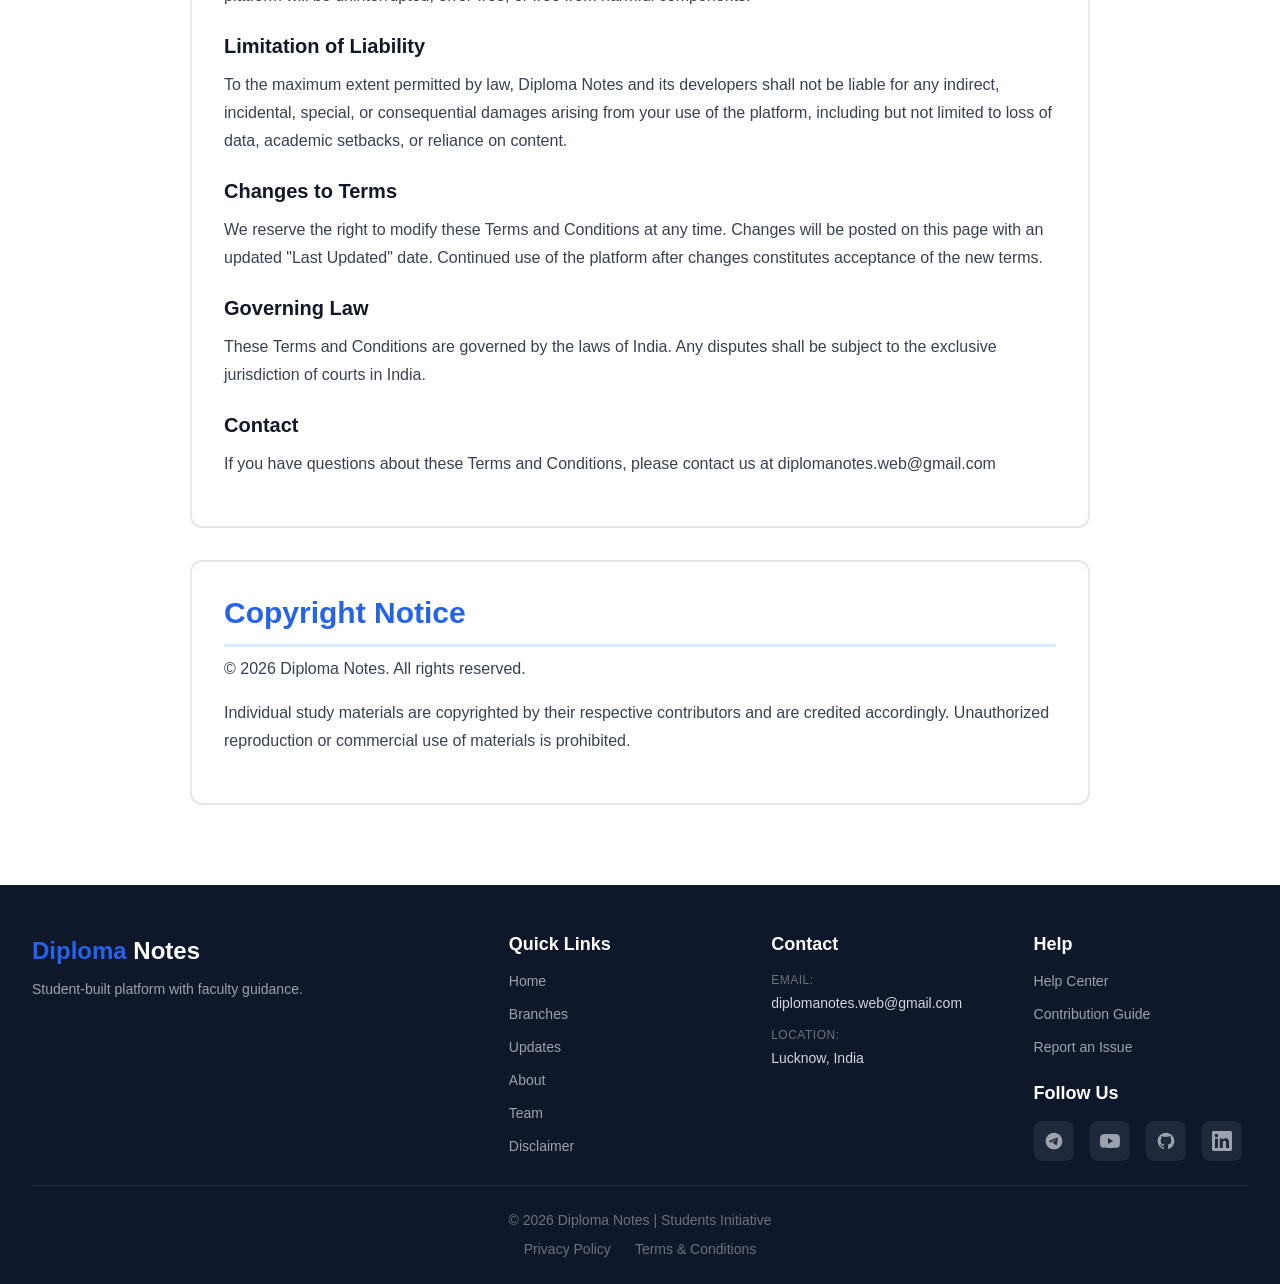
<file: disclaimer.html>
<!DOCTYPE html>
<html lang="en">
<head>
  <!-- Google tag (gtag.js) -->
<script async src="https://www.googletagmanager.com/gtag/js?id=G-FQKY7L3HE6"></script>
<script>
  window.dataLayer = window.dataLayer || [];
  function gtag(){dataLayer.push(arguments);}
  gtag('js', new Date());

  gtag('config', 'G-FQKY7L3HE6');
</script>
  <meta charset="UTF-8">
  <meta name="viewport" content="width=device-width, initial-scale=1.0">
  <meta name="description" content="Legal Disclaimer, Privacy Policy, and Terms of Use">
  <title>Disclaimer & Legal - Diploma Notes</title>
  
  <link rel="icon" type="image/png" href="assets/images/favicon.png">
  
  <!-- CSS Files -->
  <link rel="stylesheet" href="css/_variables.css">
  <link rel="stylesheet" href="css/_reset.css">
  <link rel="stylesheet" href="css/_base.css">
  <link rel="stylesheet" href="css/_components.css">
  <link rel="stylesheet" href="css/_layout.css">
  <link rel="stylesheet" href="css/disclaimer.css">
  <link rel="stylesheet" href="css/responsive.css">
</head>
<body>
  
  <!-- ===== NAVBAR ===== -->
  <nav class="navbar">
    <div class="container navbar-container">
      <a href="index.html" class="navbar-logo">
        <span class="navbar-logo-diploma">Diploma</span> Notes
      </a>
      
      <button class="navbar-toggle" aria-label="Toggle menu" id="navToggle">
        <span></span>
        <span></span>
        <span></span>
      </button>
      
      <div class="navbar-menu" id="navMenu">
        <a href="index.html" class="navbar-link">Home</a>
        <a href="index.html#branches" class="navbar-link">Branches</a>
        <a href="index.html#updates" class="navbar-link">Updates</a>
        <a href="about.html" class="navbar-link">About</a>
        <a href="contact.html" class="navbar-link">Contact</a>
      </div>
    </div>
  </nav>
  
  <!-- ===== PAGE HEADER ===== -->
  <section class="page-header">
    <div class="container">
      <div class="page-header-content">
        <h1 class="page-title">Legal Information</h1>
        <p class="page-description">
          Disclaimer, Privacy Policy, Terms & Conditions
        </p>
      </div>
    </div>
  </section>
  
  <!-- ===== DISCLAIMER SECTION ===== -->
  <section class="disclaimer-section">
    <div class="container">
      
      <div class="disclaimer-content">
        
        <!-- General Disclaimer -->
        <div class="legal-block" id="disclaimer">
          <h2 class="legal-title">Disclaimer</h2>
          <div class="legal-updated">Last Updated: January 2026</div>
          
          <p>
            Diploma Notes is a student-built educational platform created to help polytechnic students 
            access study materials, notes, and resources. The content provided on this website is for 
            educational and informational purposes only.
          </p>
          
          <h3>Content Accuracy</h3>
          <p>
            While we strive to ensure all study materials are accurate and reviewed with faculty guidance, 
            we cannot guarantee the completeness or accuracy of all content. All materials are aligned with 
            official polytechnic syllabi to the best of our knowledge, but students should verify critical 
            information with their instructors and official textbooks.
          </p>
          
          <h3>No Professional Advice</h3>
          <p>
            The information provided on Diploma Notes does not constitute professional educational advice. 
            Students should consult their teachers, faculty, and official course materials for authoritative 
            guidance. We are not responsible for any academic decisions made based solely on content from 
            this platform.
          </p>
          
          <h3>Third-Party Content</h3>
          <p>
            This website may contain links to external resources, video tutorials, and third-party content. 
            We do not control or endorse external content and are not responsible for the accuracy, legality, 
            or availability of such resources.
          </p>
          
          <h3>Use at Your Own Risk</h3>
          <p>
            Users access and use Diploma Notes at their own risk. We make no warranties or representations 
            about the suitability, reliability, or accuracy of the materials for any purpose. We shall not 
            be liable for any loss or damage arising from the use of this platform.
          </p>
        </div>
        
        <!-- Privacy Policy -->
        <div class="legal-block" id="privacy">
          <h2 class="legal-title">Privacy Policy</h2>
          <div class="legal-updated">Last Updated: January 2026</div>
          
          <p>
            Your privacy is important to us. This Privacy Policy explains how Diploma Notes collects, 
            uses, and protects your information.
          </p>
          
          <h3>Information We Collect</h3>
          <p>
            <strong>Information You Provide:</strong> When you contact us or contribute content, you may 
            provide your name, email address, and other details. This information is used solely to respond 
            to your inquiries and credit your contributions.
          </p>
          <p>
            <strong>Automatically Collected Information:</strong> We use browser localStorage to remember 
            your recently viewed subjects and preferences. This data stays on your device and is not 
            transmitted to our servers.
          </p>
          
          <h3>How We Use Your Information</h3>
          <ul>
            <li>To provide and improve our educational services</li>
            <li>To respond to your questions and support requests</li>
            <li>To credit contributors for their work</li>
            <li>To remember your preferences (stored locally on your device)</li>
          </ul>
          
          <h3>Data Sharing</h3>
          <p>
            We do not sell, trade, or rent your personal information to third parties. Contributor names 
            and social links are displayed publicly only with explicit consent.
          </p>
          
          <h3>Data Security</h3>
          <p>
            We implement reasonable security measures to protect your information. However, no method of 
            transmission over the internet is 100% secure, and we cannot guarantee absolute security.
          </p>
          
          <h3>Your Rights</h3>
          <p>
            You have the right to request access to, correction of, or deletion of your personal information. 
            Contact us at diplomanotes.web@gmail.com for any privacy-related requests.
          </p>
        </div>
        
        <!-- Terms & Conditions -->
        <div class="legal-block" id="terms">
          <h2 class="legal-title">Terms & Conditions</h2>
          <div class="legal-updated">Last Updated: January 2026</div>
          
          <p>
            By accessing and using Diploma Notes, you agree to be bound by these Terms and Conditions. 
            If you do not agree with any part of these terms, please do not use our platform.
          </p>
          
          <h3>Acceptable Use</h3>
          <p>You agree to use Diploma Notes only for lawful educational purposes. You must not:</p>
          <ul>
            <li>Attempt to gain unauthorized access to any part of the platform</li>
            <li>Upload or distribute malicious code, viruses, or harmful content</li>
            <li>Copy, redistribute, or reproduce large portions of our content without permission</li>
            <li>Use automated tools to scrape or download content in bulk</li>
            <li>Misrepresent your identity or affiliation</li>
          </ul>
          
          <h3>Intellectual Property</h3>
          <p>
            All content on Diploma Notes, including notes, practicals, and original materials, is protected 
            by intellectual property rights. Contributors retain ownership of their work. Users may:
          </p>
          <ul>
            <li>Download and use materials for personal educational purposes</li>
            <li>Share links to our platform with fellow students</li>
          </ul>
          <p>
            Users must not republish, sell, or commercially exploit materials from this platform without 
            explicit written permission from the content creators.
          </p>
          
          <h3>User Contributions</h3>
          <p>
            By submitting content to Diploma Notes, you grant us a non-exclusive, worldwide license to 
            display, distribute, and reproduce your content on our platform. You represent that you have 
            the right to submit the content and that it does not violate any third-party rights or laws.
          </p>
          
          <h3>Disclaimer of Warranties</h3>
          <p>
            Diploma Notes is provided "as is" without warranties of any kind, either express or implied. 
            We do not warrant that the platform will be uninterrupted, error-free, or free from harmful 
            components.
          </p>
          
          <h3>Limitation of Liability</h3>
          <p>
            To the maximum extent permitted by law, Diploma Notes and its developers shall not be liable 
            for any indirect, incidental, special, or consequential damages arising from your use of the 
            platform, including but not limited to loss of data, academic setbacks, or reliance on content.
          </p>
          
          <h3>Changes to Terms</h3>
          <p>
            We reserve the right to modify these Terms and Conditions at any time. Changes will be posted 
            on this page with an updated "Last Updated" date. Continued use of the platform after changes 
            constitutes acceptance of the new terms.
          </p>
          
          <h3>Governing Law</h3>
          <p>
            These Terms and Conditions are governed by the laws of India. Any disputes shall be subject 
            to the exclusive jurisdiction of courts in India.
          </p>
          
          <h3>Contact</h3>
          <p>
            If you have questions about these Terms and Conditions, please contact us at 
            diplomanotes.web@gmail.com
          </p>
        </div>
        
        <!-- Copyright Notice -->
        <div class="legal-block">
          <h2 class="legal-title">Copyright Notice</h2>
          <p>
            © 2026 Diploma Notes. All rights reserved.
          </p>
          <p>
            Individual study materials are copyrighted by their respective contributors and are credited 
            accordingly. Unauthorized reproduction or commercial use of materials is prohibited.
          </p>
        </div>
        
      </div>
      
    </div>
  </section>
  
  <!-- ===== FOOTER ===== -->
  <footer class="footer">
      <div class="container">
        <div class="footer-container">
          <!-- Brand Column -->
          <div class="footer-brand">
            <div class="footer-logo">
              <span class="footer-logo-diploma">Diploma</span> Notes
            </div>
            <p class="footer-tagline">
              Student-built platform with faculty guidance.
            </p>
          </div>

          <!-- Quick Links -->
          <div>
            <h3 class="footer-section-title">Quick Links</h3>
            <div class="footer-links">
              <a href="index.html" class="footer-link">Home</a>
              <a href="index.html#branches" class="footer-link">Branches</a>
              <a href="updates.html" class="footer-link">Updates</a>
              <a href="about.html" class="footer-link">About</a>
              <a href="team.html" class="footer-link">Team</a>
              <a href="disclaimer.html" class="footer-link">Disclaimer</a>
            </div>
          </div>

          <!-- Contact -->
          <div>
            <h3 class="footer-section-title">Contact</h3>
            <div class="footer-contact-item">
              <span class="footer-contact-label">Email:</span>
              <span class="footer-contact-value"
                >diplomanotes.web@gmail.com</span
              >
            </div>
            <!-- <div class="footer-contact-item">
              <span class="footer-contact-label">Phone:</span>
              <span class="footer-contact-value">+91 6388205387</span>
            </div> -->
            <div class="footer-contact-item">
              <span class="footer-contact-label">Location:</span>
              <span class="footer-contact-value">Lucknow, India</span>
            </div>
          </div>

          <!-- Help -->
          <div>
            <h3 class="footer-section-title">Help</h3>
            <div class="footer-links">
              <a href="help.html" class="footer-link">Help Center</a>
              <a href="contributors.html" class="footer-link"
                >Contribution Guide</a
              >
              <a href="report.html" class="footer-link">Report an Issue</a>
            </div>

            <!-- Social Links -->
            <h3 class="footer-section-title" style="margin-top: var(--space-6)">
              Follow Us
            </h3>
            <div class="footer-social">
              <a href="#" class="footer-social-link" aria-label="Telegram">
                <svg
                  xmlns="http://www.w3.org/2000/svg"
                  viewBox="0 0 24 24"
                  fill="currentColor"
                >
                  <path
                    d="M12 2C6.48 2 2 6.48 2 12s4.48 10 10 10 10-4.48 10-10S17.52 2 12 2zm4.64 6.8c-.15 1.58-.8 5.42-1.13 7.19-.14.75-.42 1-.68 1.03-.58.05-1.02-.38-1.58-.75-.88-.58-1.38-.94-2.23-1.5-.99-.65-.35-1.01.22-1.59.15-.15 2.71-2.48 2.76-2.69a.2.2 0 00-.05-.18c-.06-.05-.14-.03-.21-.02-.09.02-1.49.95-4.22 2.79-.4.27-.76.41-1.08.4-.36-.01-1.04-.2-1.55-.37-.63-.2-1.12-.31-1.08-.66.02-.18.27-.36.74-.55 2.92-1.27 4.86-2.11 5.83-2.51 2.78-1.16 3.35-1.36 3.73-1.36.08 0 .27.02.39.12.1.08.13.19.14.27-.01.06.01.24 0 .38z"
                  />
                </svg>
              </a>
              <a href="#" class="footer-social-link" aria-label="YouTube">
                <svg
                  xmlns="http://www.w3.org/2000/svg"
                  viewBox="0 0 24 24"
                  fill="currentColor"
                >
                  <path
                    d="M23.498 6.186a3.016 3.016 0 0 0-2.122-2.136C19.505 3.545 12 3.545 12 3.545s-7.505 0-9.377.505A3.017 3.017 0 0 0 .502 6.186C0 8.07 0 12 0 12s0 3.93.502 5.814a3.016 3.016 0 0 0 2.122 2.136c1.871.505 9.376.505 9.376.505s7.505 0 9.377-.505a3.015 3.015 0 0 0 2.122-2.136C24 15.93 24 12 24 12s0-3.93-.502-5.814zM9.545 15.568V8.432L15.818 12l-6.273 3.568z"
                  />
                </svg>
              </a>
              <a href="#" class="footer-social-link" aria-label="GitHub">
                <svg
                  xmlns="http://www.w3.org/2000/svg"
                  viewBox="0 0 24 24"
                  fill="currentColor"
                >
                  <path
                    d="M12 2C6.477 2 2 6.477 2 12c0 4.42 2.865 8.17 6.839 9.49.5.092.682-.217.682-.482 0-.237-.008-.866-.013-1.7-2.782.603-3.369-1.34-3.369-1.34-.454-1.156-1.11-1.463-1.11-1.463-.908-.62.069-.608.069-.608 1.003.07 1.531 1.03 1.531 1.03.892 1.529 2.341 1.087 2.91.831.092-.646.35-1.086.636-1.336-2.22-.253-4.555-1.11-4.555-4.943 0-1.091.39-1.984 1.029-2.683-.103-.253-.446-1.27.098-2.647 0 0 .84-.269 2.75 1.025A9.578 9.578 0 0112 6.836c.85.004 1.705.114 2.504.336 1.909-1.294 2.747-1.025 2.747-1.025.546 1.377.203 2.394.1 2.647.64.699 1.028 1.592 1.028 2.683 0 3.842-2.339 4.687-4.566 4.935.359.309.678.919.678 1.852 0 1.336-.012 2.415-.012 2.743 0 .267.18.578.688.48C19.138 20.167 22 16.418 22 12c0-5.523-4.477-10-10-10z"
                  />
                </svg>
              </a>
              <a href="#" class="footer-social-link" aria-label="LinkedIn">
                <svg
                  xmlns="http://www.w3.org/2000/svg"
                  viewBox="0 0 24 24"
                  fill="currentColor"
                >
                  <path
                    d="M20.447 20.452h-3.554v-5.569c0-1.328-.027-3.037-1.852-3.037-1.853 0-2.136 1.445-2.136 2.939v5.667H9.351V9h3.414v1.561h.046c.477-.9 1.637-1.85 3.37-1.85 3.601 0 4.267 2.37 4.267 5.455v6.286zM5.337 7.433c-1.144 0-2.063-.926-2.063-2.065 0-1.138.92-2.063 2.063-2.063 1.14 0 2.064.925 2.064 2.063 0 1.139-.925 2.065-2.064 2.065zm1.782 13.019H3.555V9h3.564v11.452zM22.225 0H1.771C.792 0 0 .774 0 1.729v20.542C0 23.227.792 24 1.771 24h20.451C23.2 24 24 23.227 24 22.271V1.729C24 .774 23.2 0 22.222 0h.003z"
                  />
                </svg>
              </a>
            </div>
          </div>
        </div>

        <!-- Footer Bottom -->
        <div class="footer-bottom">
          <p class="footer-copyright">
            © 2026 Diploma Notes | Students Initiative
          </p>
          <div class="footer-legal-links">
            <a href="#privacy" class="footer-legal-link"
              >Privacy Policy</a
            >
            <a href="#terms" class="footer-legal-link"
              >Terms & Conditions</a
            >
          </div>
        </div>
      </div>
    </footer>
  <!-- JavaScript Files -->
  <script src="js/config.js"></script>
  <script src="js/utils.js"></script>
  <script src="js/components/navbar.js"></script>
  <script src="js/main.js"></script>
  
</body>
</html>
</file>
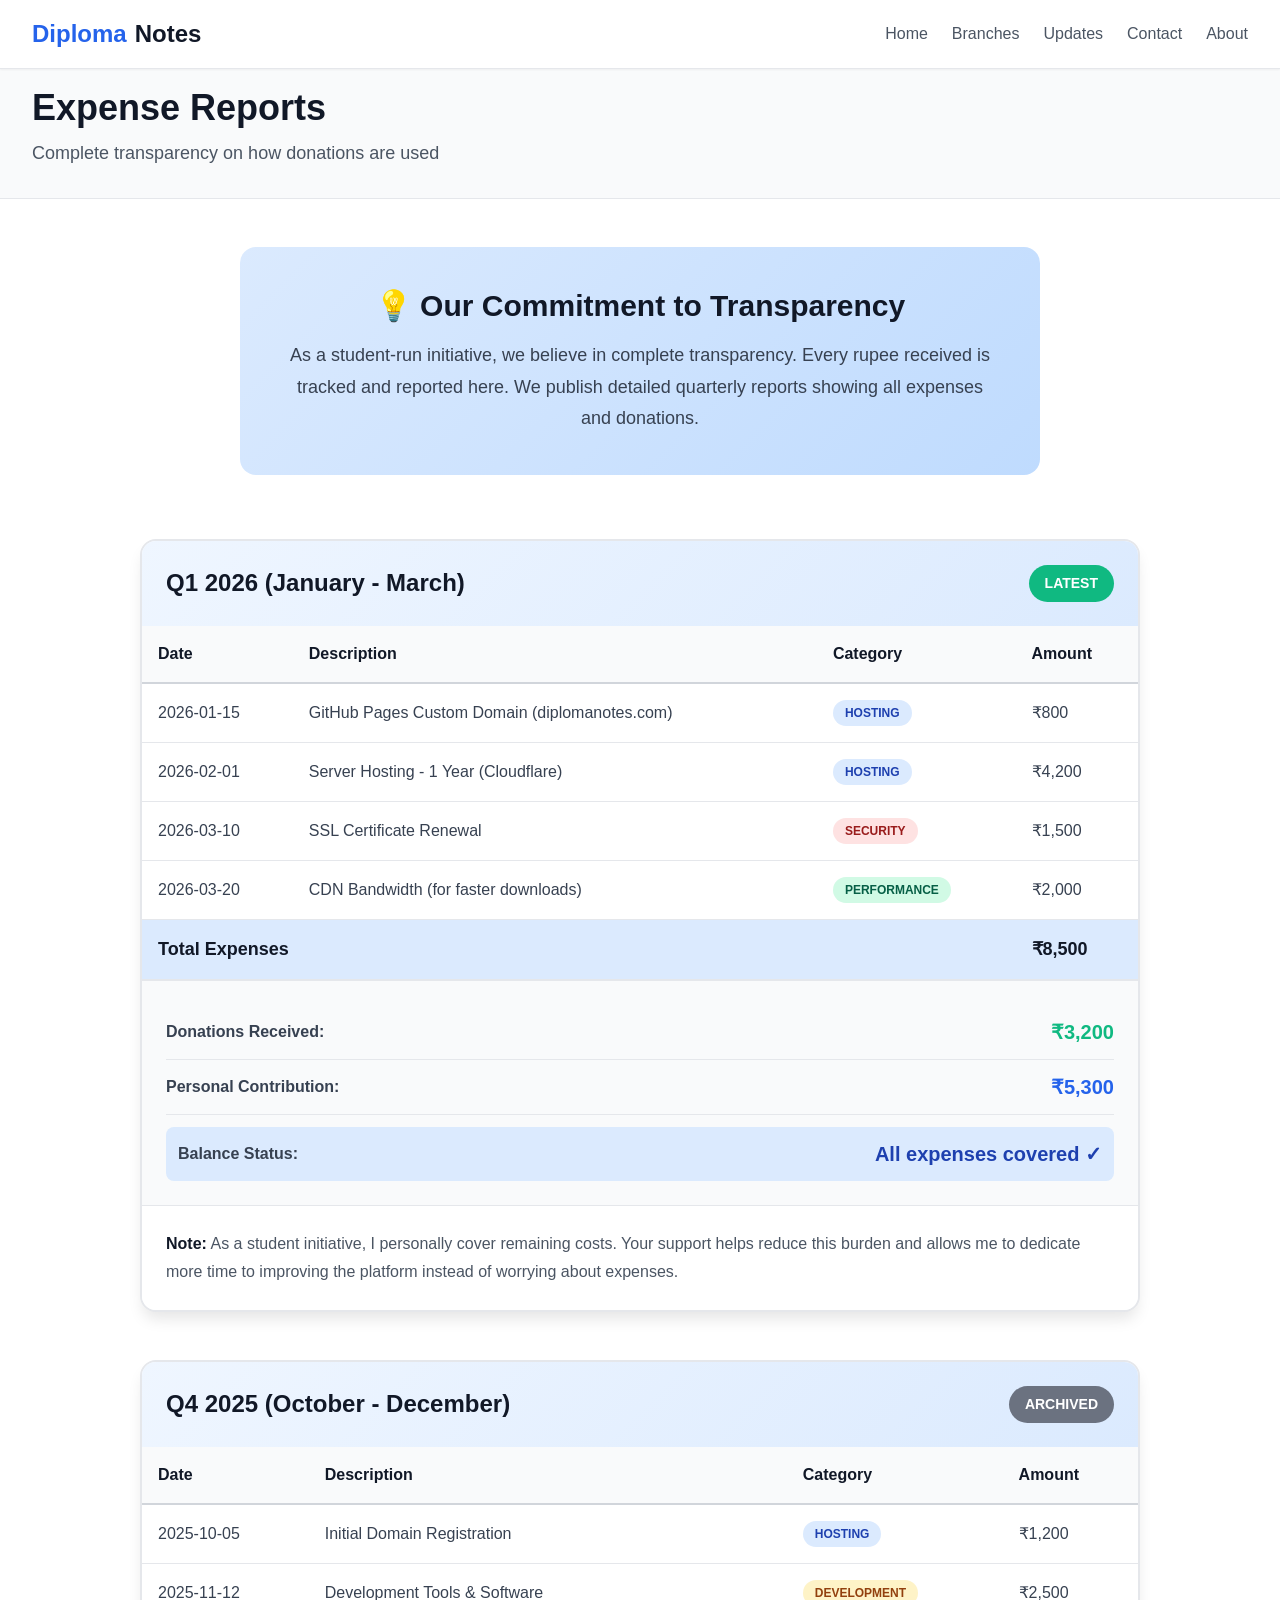
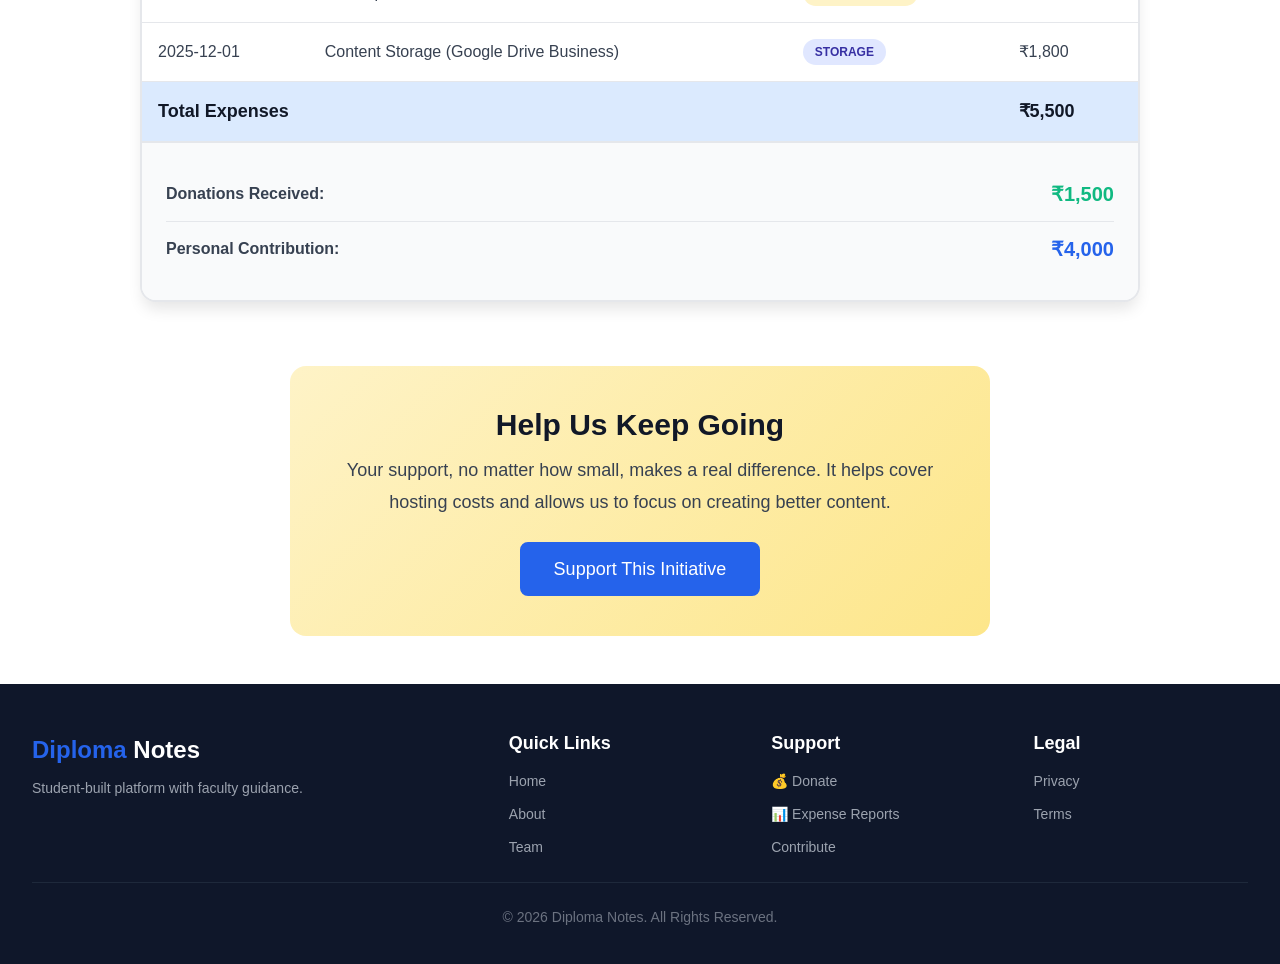
<file: expenses.html>
<!DOCTYPE html>
<html lang="en">
<head>
  <meta charset="UTF-8">
  <meta name="viewport" content="width=device-width, initial-scale=1.0">
  <meta name="description" content="Transparent expense reports for Diploma Notes">
  <title>Expense Reports - Diploma Notes</title>
  
  <link rel="icon" type="image/png" href="assets/images/favicon.png">
  
  <!-- CSS Files -->
  <link rel="stylesheet" href="css/_variables.css">
  <link rel="stylesheet" href="css/_reset.css">
  <link rel="stylesheet" href="css/_base.css">
  <link rel="stylesheet" href="css/_components.css">
  <link rel="stylesheet" href="css/_layout.css">
  <link rel="stylesheet" href="css/expenses.css">
  <link rel="stylesheet" href="css/responsive.css">
</head>
<body>
  
  <!-- NAVBAR -->
  <nav class="navbar">
    <div class="container navbar-container">
      <a href="index.html" class="navbar-logo">
        <span class="navbar-logo-diploma">Diploma</span> Notes
      </a>
      
      <button class="navbar-toggle" aria-label="Toggle menu" id="navToggle">
        <span></span>
        <span></span>
        <span></span>
      </button>
      
      <div class="navbar-menu" id="navMenu">
        <a href="index.html" class="navbar-link">Home</a>
        <a href="index.html#branches" class="navbar-link">Branches</a>
        <a href="index.html#updates" class="navbar-link">Updates</a>
        <a href="contact.html" class="navbar-link">Contact</a>
        <a href="about.html" class="navbar-link">About</a>
      </div>
    </div>
  </nav>
  
  <!-- PAGE HEADER -->
  <section class="page-header">
    <div class="container">
      <div class="page-header-content">
        <h1 class="page-title">Expense Reports</h1>
        <p class="page-description">
          Complete transparency on how donations are used
        </p>
      </div>
    </div>
  </section>
  
  <!-- EXPENSES SECTION -->
  <section class="expenses-report-section">
    <div class="container">
      
      <!-- Transparency Statement -->
      <div class="transparency-statement">
        <h2>💡 Our Commitment to Transparency</h2>
        <p>
          As a student-run initiative, we believe in complete transparency. 
          Every rupee received is tracked and reported here. We publish detailed 
          quarterly reports showing all expenses and donations.
        </p>
      </div>
      
      <!-- Q1 2026 Report -->
      <div class="expense-report-card">
        <div class="report-header">
          <h2>Q1 2026 (January - March)</h2>
          <span class="report-status">Latest</span>
        </div>
        
        <table class="expense-table">
          <thead>
            <tr>
              <th>Date</th>
              <th>Description</th>
              <th>Category</th>
              <th>Amount</th>
            </tr>
          </thead>
          <tbody>
            <tr>
              <td>2026-01-15</td>
              <td>GitHub Pages Custom Domain (diplomanotes.com)</td>
              <td><span class="category-badge category-hosting">Hosting</span></td>
              <td>₹800</td>
            </tr>
            <tr>
              <td>2026-02-01</td>
              <td>Server Hosting - 1 Year (Cloudflare)</td>
              <td><span class="category-badge category-hosting">Hosting</span></td>
              <td>₹4,200</td>
            </tr>
            <tr>
              <td>2026-03-10</td>
              <td>SSL Certificate Renewal</td>
              <td><span class="category-badge category-security">Security</span></td>
              <td>₹1,500</td>
            </tr>
            <tr>
              <td>2026-03-20</td>
              <td>CDN Bandwidth (for faster downloads)</td>
              <td><span class="category-badge category-performance">Performance</span></td>
              <td>₹2,000</td>
            </tr>
            <tr class="summary-row">
              <td colspan="3"><strong>Total Expenses</strong></td>
              <td><strong>₹8,500</strong></td>
            </tr>
          </tbody>
        </table>
        
        <div class="donations-summary">
          <div class="summary-item">
            <span class="summary-label">Donations Received:</span>
            <span class="summary-value donations-received">₹3,200</span>
          </div>
          <div class="summary-item">
            <span class="summary-label">Personal Contribution:</span>
            <span class="summary-value personal-contribution">₹5,300</span>
          </div>
          <div class="summary-item summary-note">
            <span class="summary-label">Balance Status:</span>
            <span class="summary-value">All expenses covered ✓</span>
          </div>
        </div>
        
        <div class="report-note">
          <p>
            <strong>Note:</strong> As a student initiative, I personally cover remaining costs. 
            Your support helps reduce this burden and allows me to dedicate more time to 
            improving the platform instead of worrying about expenses.
          </p>
        </div>
      </div>
      
      <!-- Q4 2025 Report (Example - Past Quarter) -->
      <div class="expense-report-card">
        <div class="report-header">
          <h2>Q4 2025 (October - December)</h2>
          <span class="report-status report-archived">Archived</span>
        </div>
        
        <table class="expense-table">
          <thead>
            <tr>
              <th>Date</th>
              <th>Description</th>
              <th>Category</th>
              <th>Amount</th>
            </tr>
          </thead>
          <tbody>
            <tr>
              <td>2025-10-05</td>
              <td>Initial Domain Registration</td>
              <td><span class="category-badge category-hosting">Hosting</span></td>
              <td>₹1,200</td>
            </tr>
            <tr>
              <td>2025-11-12</td>
              <td>Development Tools & Software</td>
              <td><span class="category-badge category-development">Development</span></td>
              <td>₹2,500</td>
            </tr>
            <tr>
              <td>2025-12-01</td>
              <td>Content Storage (Google Drive Business)</td>
              <td><span class="category-badge category-storage">Storage</span></td>
              <td>₹1,800</td>
            </tr>
            <tr class="summary-row">
              <td colspan="3"><strong>Total Expenses</strong></td>
              <td><strong>₹5,500</strong></td>
            </tr>
          </tbody>
        </table>
        
        <div class="donations-summary">
          <div class="summary-item">
            <span class="summary-label">Donations Received:</span>
            <span class="summary-value donations-received">₹1,500</span>
          </div>
          <div class="summary-item">
            <span class="summary-label">Personal Contribution:</span>
            <span class="summary-value personal-contribution">₹4,000</span>
          </div>
        </div>
      </div>
      
      <!-- Support CTA -->
      <div class="expense-cta">
        <h2>Help Us Keep Going</h2>
        <p>
          Your support, no matter how small, makes a real difference. 
          It helps cover hosting costs and allows us to focus on creating better content.
        </p>
        <a href="donate.html" class="btn btn-primary btn-lg">
          Support This Initiative
        </a>
      </div>
      
    </div>
  </section>
  
  <!-- FOOTER -->
  <footer class="footer">
    <div class="container">
      <div class="footer-container">
        <div class="footer-brand">
          <div class="footer-logo">
            <span class="footer-logo-diploma">Diploma</span> Notes
          </div>
          <p class="footer-tagline">Student-built platform with faculty guidance.</p>
        </div>
        
        <div>
          <h3 class="footer-section-title">Quick Links</h3>
          <div class="footer-links">
            <a href="index.html" class="footer-link">Home</a>
            <a href="about.html" class="footer-link">About</a>
            <a href="team.html" class="footer-link">Team</a>
          </div>
        </div>
        
        <div>
          <h3 class="footer-section-title">Support</h3>
          <div class="footer-links">
            <a href="donate.html" class="footer-link">💰 Donate</a>
            <a href="expenses.html" class="footer-link">📊 Expense Reports</a>
            <a href="contribute.html" class="footer-link">Contribute</a>
          </div>
        </div>
        
        <div>
          <h3 class="footer-section-title">Legal</h3>
          <div class="footer-links">
            <a href="disclaimer.html#privacy" class="footer-link">Privacy</a>
            <a href="disclaimer.html#terms" class="footer-link">Terms</a>
          </div>
        </div>
      </div>
      
      <div class="footer-bottom">
        <p class="footer-copyright">© 2026 Diploma Notes. All Rights Reserved.</p>
      </div>
    </div>
  </footer>
  
  <script src="js/config.js"></script>
  <script src="js/utils.js"></script>
  <script src="js/components/navbar.js"></script>
  <script src="js/main.js"></script>
  
</body>
</html>
</file>
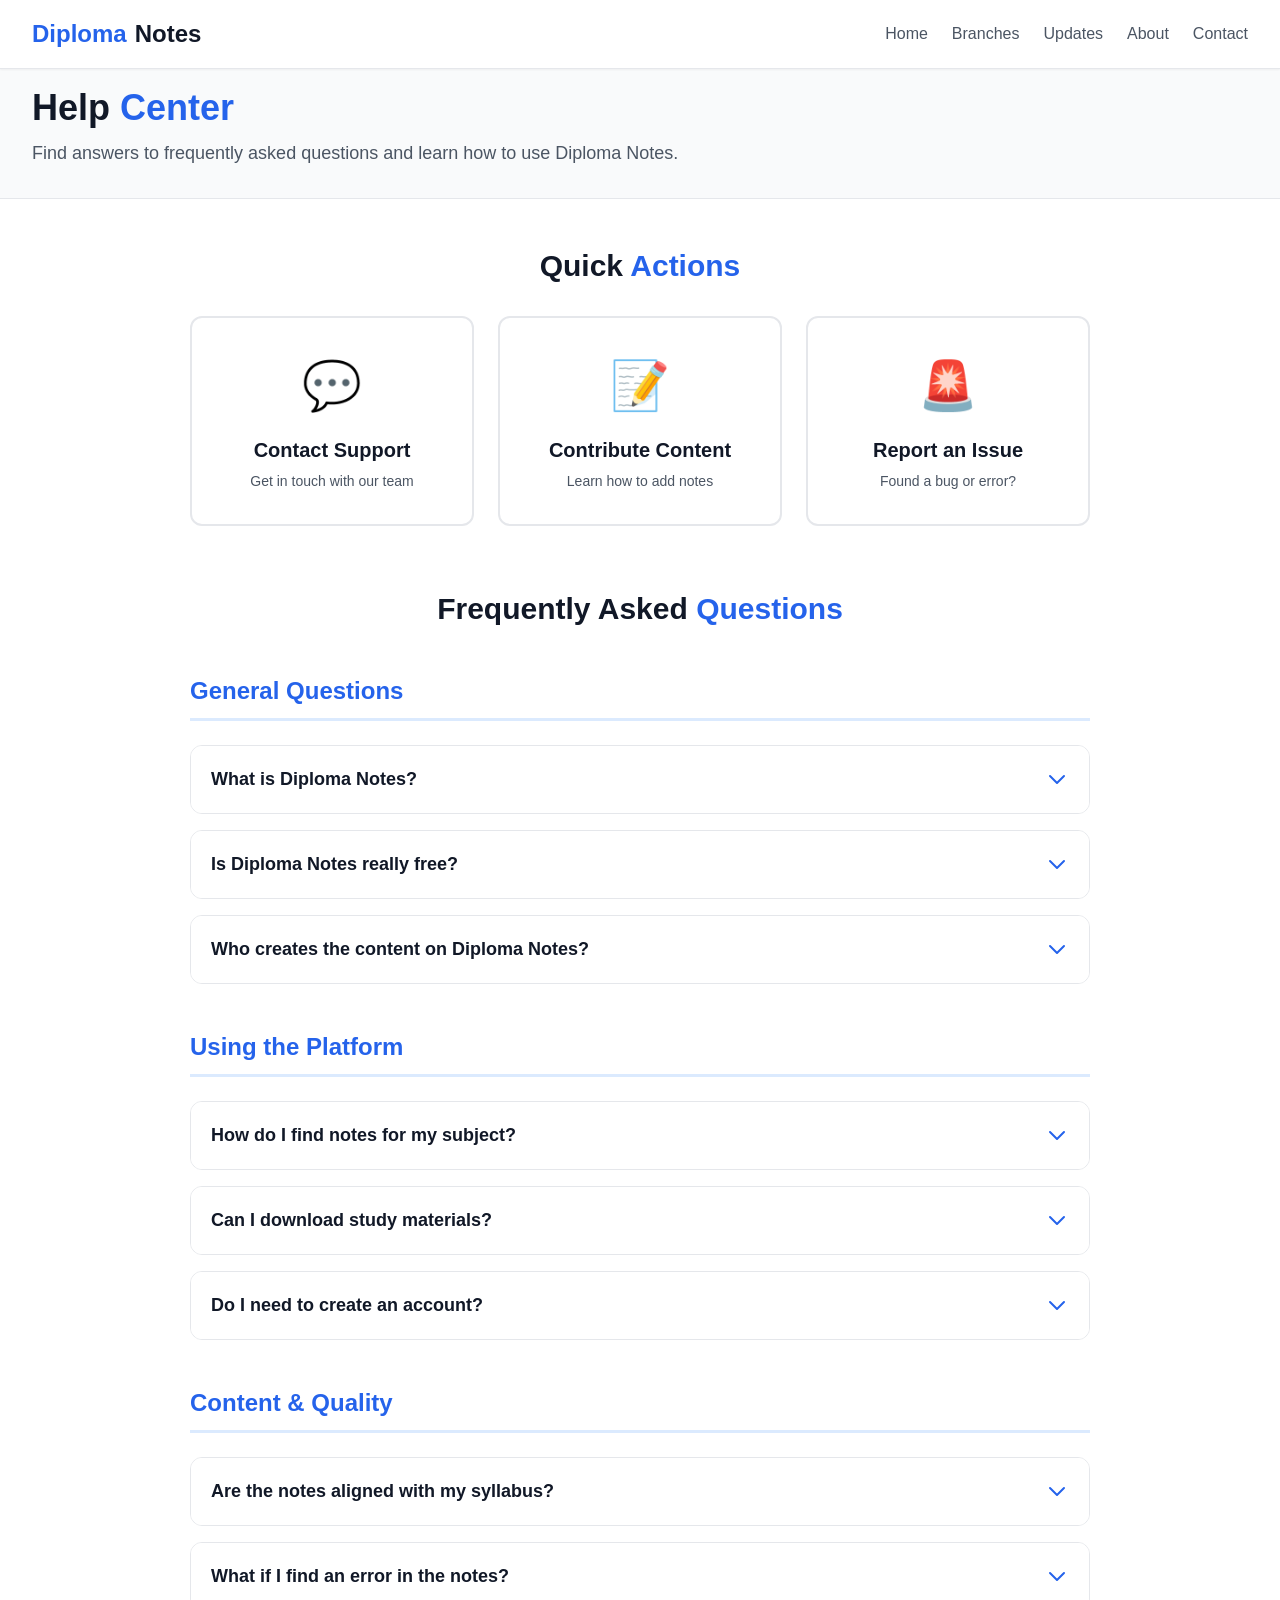
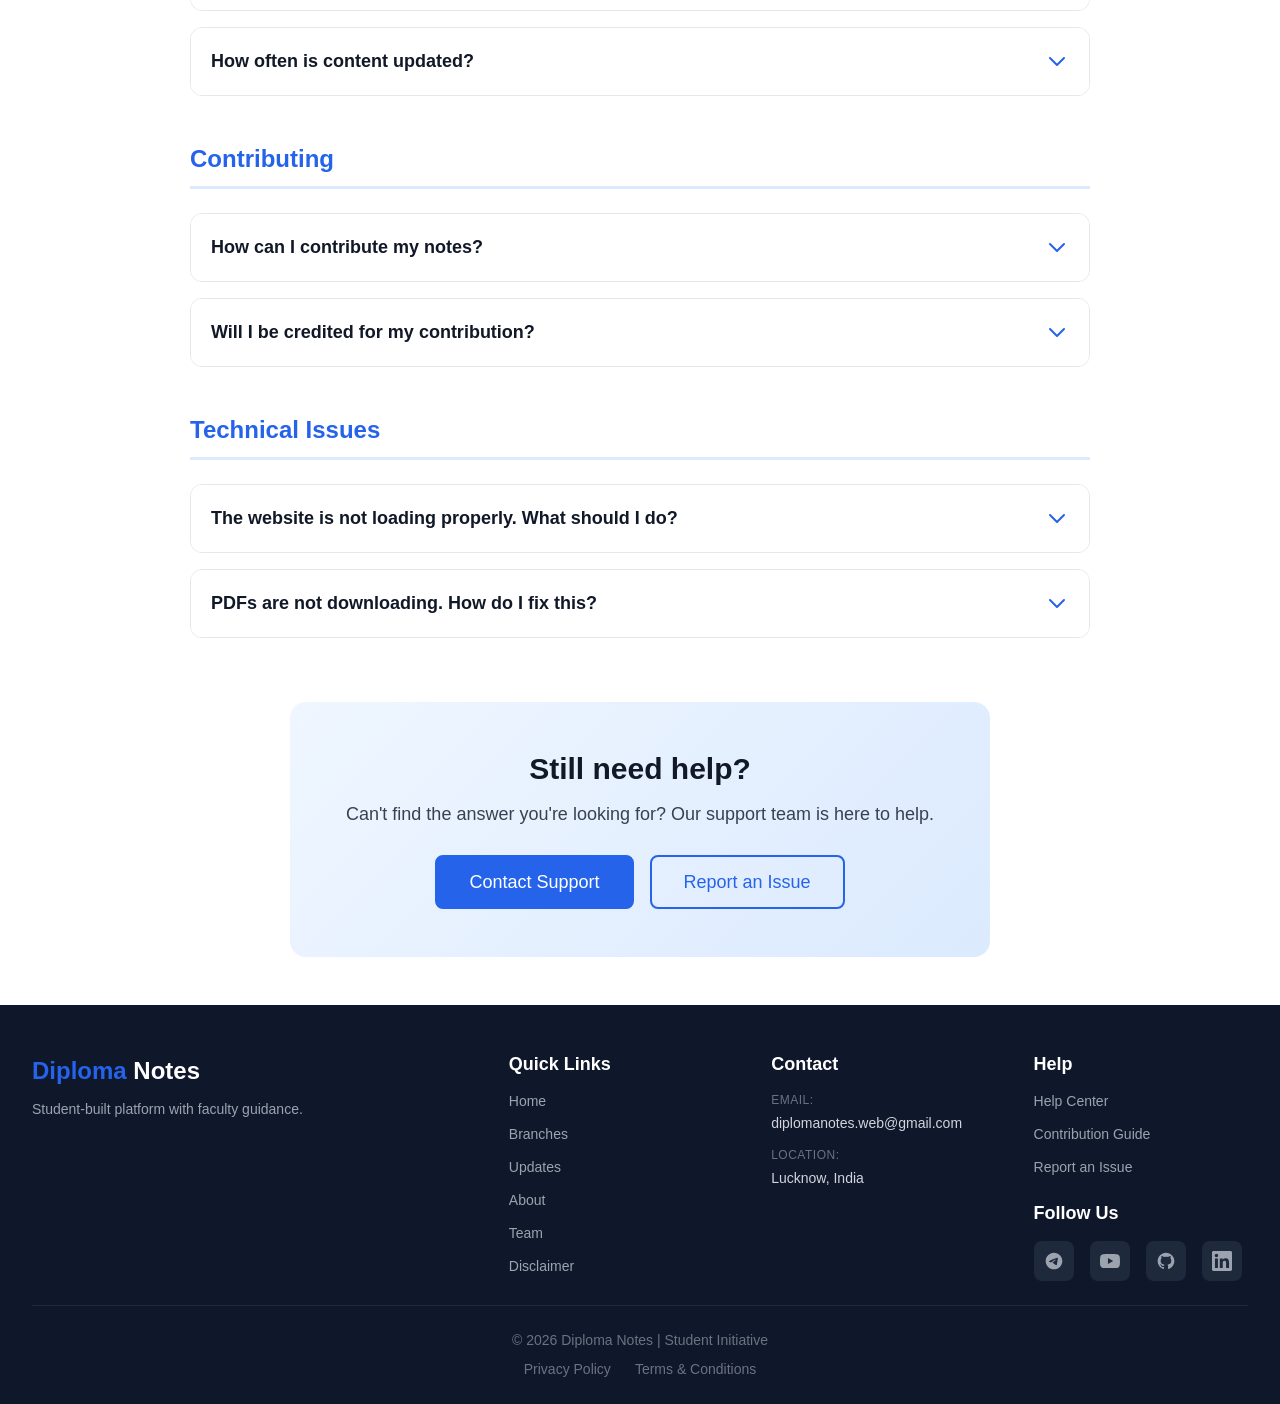
<file: help.html>
<!doctype html>
<html lang="en">

<head>
  <!-- Google tag (gtag.js) -->
<script async src="https://www.googletagmanager.com/gtag/js?id=G-FQKY7L3HE6"></script>
<script>
  window.dataLayer = window.dataLayer || [];
  function gtag(){dataLayer.push(arguments);}
  gtag('js', new Date());

  gtag('config', 'G-FQKY7L3HE6');
</script>
  <meta charset="UTF-8">
  <meta name="viewport" content="width=device-width, initial-scale=1.0">
  <meta name="description" content="Help Center - Frequently Asked Questions">
  <title>Help Center - Diploma Notes</title>
  
  <link rel="icon" type="image/png" href="assets/images/favicon.png">
  
  <!-- CSS Files -->
  <link rel="stylesheet" href="css/_variables.css">
  <link rel="stylesheet" href="css/_reset.css">
  <link rel="stylesheet" href="css/_base.css">
  <link rel="stylesheet" href="css/_components.css">
  <link rel="stylesheet" href="css/_layout.css">
  <link rel="stylesheet" href="css/help.css">
  <link rel="stylesheet" href="css/responsive.css">
</head>
<body>
  
  <!-- ===== NAVBAR ===== -->
  <nav class="navbar">
    <div class="container navbar-container">
      <a href="index.html" class="navbar-logo">
        <span class="navbar-logo-diploma">Diploma</span> Notes
      </a>
      
      <button class="navbar-toggle" aria-label="Toggle menu" id="navToggle">
        <span></span>
        <span></span>
        <span></span>
      </button>
      
      <div class="navbar-menu" id="navMenu">
        <a href="index.html" class="navbar-link">Home</a>
        <a href="index.html#branches" class="navbar-link">Branches</a>
        <a href="index.html#updates" class="navbar-link">Updates</a>
        <a href="about.html" class="navbar-link">About</a>
        <a href="contact.html" class="navbar-link">Contact</a>
      </div>
    </div>
  </nav>
  
  
    <!-- ===== PAGE HEADER ===== -->
    <section class="page-header">
      <div class="container">
        <div class="page-header-content">
          <h1 class="page-title">
            Help<span class="text-highlight"> Center</span>
          </h1>
          <p class="page-description">
            Find answers to frequently asked questions and learn how to use
            Diploma Notes.
          </p>
        </div>
      </div>
    </section>

    <!-- ===== HELP SECTION ===== -->
    <section class="help-section">
      <div class="container">
        <!-- Quick Links -->
        <div class="help-quick-links">
          <h2>Quick <span class="text-highlight">Actions</span></h2>
          <div class="help-quick-grid">
            <a href="contact.html" class="help-quick-card">
              <div class="help-quick-icon">💬</div>
              <h3>Contact Support</h3>
              <p>Get in touch with our team</p>
            </a>
            <a href="contributors.html" class="help-quick-card">
              <div class="help-quick-icon">📝</div>
              <h3>Contribute Content</h3>
              <p>Learn how to add notes</p>
            </a>
            <a href="report.html" class="help-quick-card">
              <div class="help-quick-icon">🚨</div>
              <h3>Report an Issue</h3>
              <p>Found a bug or error?</p>
            </a>
          </div>
        </div>

        <!-- FAQ Section -->
        <div class="faq-section">
          <h2 class="faq-title">
            Frequently Asked<span class="text-highlight"> Questions</span>
          </h2>

          <!-- General Questions -->
          <div class="faq-category">
            <h3 class="faq-category-title">General Questions</h3>

            <div class="faq-item">
              <button class="faq-question">
                <span>What is Diploma Notes?</span>
                <svg
                  class="faq-icon"
                  xmlns="http://www.w3.org/2000/svg"
                  fill="none"
                  viewBox="0 0 24 24"
                  stroke="currentColor"
                >
                  <path
                    stroke-linecap="round"
                    stroke-linejoin="round"
                    stroke-width="2"
                    d="M19 9l-7 7-7-7"
                  />
                </svg>
              </button>
              <div class="faq-answer">
                <p>
                  Diploma Notes is a free, student-built educational platform
                  that provides comprehensive study materials for polytechnic
                  students. We offer notes, practicals, video tutorials, and
                  previous year questions (PYQs) for Electrical, Mechanical, and
                  Chemical Engineering branches.
                </p>
              </div>
            </div>

            <div class="faq-item">
              <button class="faq-question">
                <span>Is Diploma Notes really free?</span>
                <svg
                  class="faq-icon"
                  xmlns="http://www.w3.org/2000/svg"
                  fill="none"
                  viewBox="0 0 24 24"
                  stroke="currentColor"
                >
                  <path
                    stroke-linecap="round"
                    stroke-linejoin="round"
                    stroke-width="2"
                    d="M19 9l-7 7-7-7"
                  />
                </svg>
              </button>
              <div class="faq-answer">
                <p>
                  Yes! Diploma Notes is completely free to use. There are no
                  hidden charges, subscriptions, or paywalls. We believe
                  education should be accessible to everyone. All study
                  materials, notes, and resources are available at no cost.
                </p>
              </div>
            </div>

            <div class="faq-item">
              <button class="faq-question">
                <span>Who creates the content on Diploma Notes?</span>
                <svg
                  class="faq-icon"
                  xmlns="http://www.w3.org/2000/svg"
                  fill="none"
                  viewBox="0 0 24 24"
                  stroke="currentColor"
                >
                  <path
                    stroke-linecap="round"
                    stroke-linejoin="round"
                    stroke-width="2"
                    d="M19 9l-7 7-7-7"
                  />
                </svg>
              </button>
              <div class="faq-answer">
                <p>
                  Content is contributed by polytechnic students and reviewed
                  with faculty guidance to ensure accuracy. All study materials
                  are aligned with the official syllabus and examination
                  patterns. Contributors are properly credited for their work.
                </p>
              </div>
            </div>
          </div>

          <!-- Using the Platform -->
          <div class="faq-category">
            <h3 class="faq-category-title">Using the Platform</h3>

            <div class="faq-item">
              <button class="faq-question">
                <span>How do I find notes for my subject?</span>
                <svg
                  class="faq-icon"
                  xmlns="http://www.w3.org/2000/svg"
                  fill="none"
                  viewBox="0 0 24 24"
                  stroke="currentColor"
                >
                  <path
                    stroke-linecap="round"
                    stroke-linejoin="round"
                    stroke-width="2"
                    d="M19 9l-7 7-7-7"
                  />
                </svg>
              </button>
              <div class="faq-answer">
                <p>
                  1. Go to the <a href="index.html#branches">homepage</a><br />
                  2. Select your branch (Electrical, Mechanical, or Chemical)<br />
                  3. Choose your semester<br />
                  4. Click on the subject you need<br />
                  5. Browse through Notes, Practicals, Videos, or PYQs tabs
                </p>
              </div>
            </div>

            <div class="faq-item">
              <button class="faq-question">
                <span>Can I download study materials?</span>
                <svg
                  class="faq-icon"
                  xmlns="http://www.w3.org/2000/svg"
                  fill="none"
                  viewBox="0 0 24 24"
                  stroke="currentColor"
                >
                  <path
                    stroke-linecap="round"
                    stroke-linejoin="round"
                    stroke-width="2"
                    d="M19 9l-7 7-7-7"
                  />
                </svg>
              </button>
              <div class="faq-answer">
                <p>
                  Yes! All PDFs (notes, practicals, PYQs) can be downloaded for
                  offline study. Simply click the "Download" button next to any
                  material. You can also view them online using the "Open"
                  button.
                </p>
              </div>
            </div>

            <div class="faq-item">
              <button class="faq-question">
                <span>Do I need to create an account?</span>
                <svg
                  class="faq-icon"
                  xmlns="http://www.w3.org/2000/svg"
                  fill="none"
                  viewBox="0 0 24 24"
                  stroke="currentColor"
                >
                  <path
                    stroke-linecap="round"
                    stroke-linejoin="round"
                    stroke-width="2"
                    d="M19 9l-7 7-7-7"
                  />
                </svg>
              </button>
              <div class="faq-answer">
                <p>
                  No account is required! You can access all study materials
                  without signing up. However, your recently viewed subjects are
                  saved in your browser for easy access next time you visit.
                </p>
              </div>
            </div>
          </div>

          <!-- Content & Quality -->
          <div class="faq-category">
            <h3 class="faq-category-title">Content & Quality</h3>

            <div class="faq-item">
              <button class="faq-question">
                <span>Are the notes aligned with my syllabus?</span>
                <svg
                  class="faq-icon"
                  xmlns="http://www.w3.org/2000/svg"
                  fill="none"
                  viewBox="0 0 24 24"
                  stroke="currentColor"
                >
                  <path
                    stroke-linecap="round"
                    stroke-linejoin="round"
                    stroke-width="2"
                    d="M19 9l-7 7-7-7"
                  />
                </svg>
              </button>
              <div class="faq-answer">
                <p>
                  Yes! All study materials are strictly aligned with the
                  official polytechnic syllabus and examination patterns. Notes
                  are unit-wise and cover all important topics as per the
                  curriculum.
                </p>
              </div>
            </div>

            <div class="faq-item">
              <button class="faq-question">
                <span>What if I find an error in the notes?</span>
                <svg
                  class="faq-icon"
                  xmlns="http://www.w3.org/2000/svg"
                  fill="none"
                  viewBox="0 0 24 24"
                  stroke="currentColor"
                >
                  <path
                    stroke-linecap="round"
                    stroke-linejoin="round"
                    stroke-width="2"
                    d="M19 9l-7 7-7-7"
                  />
                </svg>
              </button>
              <div class="faq-answer">
                <p>
                  Please <a href="report.html">report the issue</a> immediately.
                  Provide details about the error (subject, unit, page number)
                  so we can correct it quickly. We regularly update content
                  based on user feedback.
                </p>
              </div>
            </div>

            <div class="faq-item">
              <button class="faq-question">
                <span>How often is content updated?</span>
                <svg
                  class="faq-icon"
                  xmlns="http://www.w3.org/2000/svg"
                  fill="none"
                  viewBox="0 0 24 24"
                  stroke="currentColor"
                >
                  <path
                    stroke-linecap="round"
                    stroke-linejoin="round"
                    stroke-width="2"
                    d="M19 9l-7 7-7-7"
                  />
                </svg>
              </button>
              <div class="faq-answer">
                <p>
                  We continuously add new content and update existing materials.
                  New PYQs are added after each exam session. Notes and
                  practicals are updated based on syllabus changes and student
                  feedback.
                </p>
              </div>
            </div>
          </div>

          <!-- Contributing -->
          <div class="faq-category">
            <h3 class="faq-category-title">Contributing</h3>

            <div class="faq-item">
              <button class="faq-question">
                <span>How can I contribute my notes?</span>
                <svg
                  class="faq-icon"
                  xmlns="http://www.w3.org/2000/svg"
                  fill="none"
                  viewBox="0 0 24 24"
                  stroke="currentColor"
                >
                  <path
                    stroke-linecap="round"
                    stroke-linejoin="round"
                    stroke-width="2"
                    d="M19 9l-7 7-7-7"
                  />
                </svg>
              </button>
              <div class="faq-answer">
                <p>
                  We welcome contributions! Please read our
                  <a href="contribute.html">Contribution Guide</a>
                  for detailed instructions on format requirements, submission
                  process, and quality guidelines. All contributors are properly
                  credited.
                </p>
              </div>
            </div>

            <div class="faq-item">
              <button class="faq-question">
                <span>Will I be credited for my contribution?</span>
                <svg
                  class="faq-icon"
                  xmlns="http://www.w3.org/2000/svg"
                  fill="none"
                  viewBox="0 0 24 24"
                  stroke="currentColor"
                >
                  <path
                    stroke-linecap="round"
                    stroke-linejoin="round"
                    stroke-width="2"
                    d="M19 9l-7 7-7-7"
                  />
                </svg>
              </button>
              <div class="faq-answer">
                <p>
                  Absolutely! All contributors are acknowledged on the
                  <a href="index.html#contributors">homepage</a>. We display
                  your name, branch, contribution details, and links to your
                  social profiles (if you provide them). Your work helps
                  thousands of students!
                </p>
              </div>
            </div>
          </div>

          <!-- Technical Issues -->
          <div class="faq-category">
            <h3 class="faq-category-title">Technical Issues</h3>

            <div class="faq-item">
              <button class="faq-question">
                <span
                  >The website is not loading properly. What should I do?</span
                >
                <svg
                  class="faq-icon"
                  xmlns="http://www.w3.org/2000/svg"
                  fill="none"
                  viewBox="0 0 24 24"
                  stroke="currentColor"
                >
                  <path
                    stroke-linecap="round"
                    stroke-linejoin="round"
                    stroke-width="2"
                    d="M19 9l-7 7-7-7"
                  />
                </svg>
              </button>
              <div class="faq-answer">
                <p>
                  Try these steps:<br />
                  1. Refresh the page (Ctrl+F5 or Cmd+Shift+R)<br />
                  2. Clear your browser cache and cookies<br />
                  3. Try a different browser (Chrome, Firefox, Safari)<br />
                  4. Check your internet connection<br />
                  If the issue persists, please
                  <a href="report.html">report it</a> with details about your
                  browser and device.
                </p>
              </div>
            </div>

            <div class="faq-item">
              <button class="faq-question">
                <span>PDFs are not downloading. How do I fix this?</span>
                <svg
                  class="faq-icon"
                  xmlns="http://www.w3.org/2000/svg"
                  fill="none"
                  viewBox="0 0 24 24"
                  stroke="currentColor"
                >
                  <path
                    stroke-linecap="round"
                    stroke-linejoin="round"
                    stroke-width="2"
                    d="M19 9l-7 7-7-7"
                  />
                </svg>
              </button>
              <div class="faq-answer">
                <p>
                  - Check if pop-ups are blocked in your browser settings<br />
                  - Ensure you have enough storage space on your device<br />
                  - Try right-clicking the download button and selecting "Save
                  Link As"<br />
                  - Disable any download manager extensions temporarily<br />
                  If the problem continues,
                  <a href="contact.html">contact us</a>.
                </p>
              </div>
            </div>
          </div>
        </div>

        <!-- Still Need Help -->
        <div class="help-cta">
          <h2>Still need help?</h2>
          <p>
            Can't find the answer you're looking for? Our support team is here
            to help.
          </p>
          <div class="help-cta-actions">
            <a href="contact.html" class="btn btn-primary btn-lg"
              >Contact Support</a
            >
            <a href="report.html" class="btn btn-outline btn-lg"
              >Report an Issue</a
            >
          </div>
        </div>
      </div>
    </section>

    <!-- ===== FOOTER ===== -->
    <footer class="footer">
    <div class="container">
      <div class="footer-container">
        <!-- Brand Column -->
        <div class="footer-brand">
          <div class="footer-logo">
            <span class="footer-logo-diploma">Diploma</span> Notes
          </div>
          <p class="footer-tagline">
            Student-built platform with faculty guidance.
          </p>
        </div>
        
        <!-- Quick Links -->
        <div>
          <h3 class="footer-section-title">Quick Links</h3>
          <div class="footer-links">
            <a href="index.html" class="footer-link">Home</a>
            <a href="index.html#branches" class="footer-link">Branches</a>
            <a href="updates.html" class="footer-link">Updates</a>
            <a href="about.html" class="footer-link">About</a>
            <a href="team.html" class="footer-link">Team</a>
            <a href="disclaimer.html" class="footer-link">Disclaimer</a>
          </div>
        </div>
        
        <!-- Contact -->
        <div>
          <h3 class="footer-section-title">Contact</h3>
          <div class="footer-contact-item">
            <span class="footer-contact-label">Email:</span>
            <span class="footer-contact-value">diplomanotes.web@gmail.com</span>
          </div>
          <!-- <div class="footer-contact-item">
            <span class="footer-contact-label">Phone:</span>
            <span class="footer-contact-value">+91 6388205387</span>
          </div> -->
          <div class="footer-contact-item">
            <span class="footer-contact-label">Location:</span>
            <span class="footer-contact-value">Lucknow, India</span>
          </div>
        </div>
        
        <!-- Help -->
        <div>
          <h3 class="footer-section-title">Help</h3>
          <div class="footer-links">
            <a href="help.html" class="footer-link">Help Center</a>
            <a href="contributors.html" class="footer-link">Contribution Guide</a>
            <a href="report.html" class="footer-link">Report an Issue</a>
          </div>
          
          <!-- Social Links -->
          <h3 class="footer-section-title" style="margin-top: var(--space-6);">Follow Us</h3>
          <div class="footer-social">
            <a href="#" class="footer-social-link" aria-label="Telegram">
              <svg xmlns="http://www.w3.org/2000/svg" viewBox="0 0 24 24" fill="currentColor">
                <path d="M12 2C6.48 2 2 6.48 2 12s4.48 10 10 10 10-4.48 10-10S17.52 2 12 2zm4.64 6.8c-.15 1.58-.8 5.42-1.13 7.19-.14.75-.42 1-.68 1.03-.58.05-1.02-.38-1.58-.75-.88-.58-1.38-.94-2.23-1.5-.99-.65-.35-1.01.22-1.59.15-.15 2.71-2.48 2.76-2.69a.2.2 0 00-.05-.18c-.06-.05-.14-.03-.21-.02-.09.02-1.49.95-4.22 2.79-.4.27-.76.41-1.08.4-.36-.01-1.04-.2-1.55-.37-.63-.2-1.12-.31-1.08-.66.02-.18.27-.36.74-.55 2.92-1.27 4.86-2.11 5.83-2.51 2.78-1.16 3.35-1.36 3.73-1.36.08 0 .27.02.39.12.1.08.13.19.14.27-.01.06.01.24 0 .38z"/>
              </svg>
            </a>
            <a href="#" class="footer-social-link" aria-label="YouTube">
              <svg xmlns="http://www.w3.org/2000/svg" viewBox="0 0 24 24" fill="currentColor">
                <path d="M23.498 6.186a3.016 3.016 0 0 0-2.122-2.136C19.505 3.545 12 3.545 12 3.545s-7.505 0-9.377.505A3.017 3.017 0 0 0 .502 6.186C0 8.07 0 12 0 12s0 3.93.502 5.814a3.016 3.016 0 0 0 2.122 2.136c1.871.505 9.376.505 9.376.505s7.505 0 9.377-.505a3.015 3.015 0 0 0 2.122-2.136C24 15.93 24 12 24 12s0-3.93-.502-5.814zM9.545 15.568V8.432L15.818 12l-6.273 3.568z"/>
              </svg>
            </a>
            <a href="#" class="footer-social-link" aria-label="GitHub">
              <svg xmlns="http://www.w3.org/2000/svg" viewBox="0 0 24 24" fill="currentColor">
                <path d="M12 2C6.477 2 2 6.477 2 12c0 4.42 2.865 8.17 6.839 9.49.5.092.682-.217.682-.482 0-.237-.008-.866-.013-1.7-2.782.603-3.369-1.34-3.369-1.34-.454-1.156-1.11-1.463-1.11-1.463-.908-.62.069-.608.069-.608 1.003.07 1.531 1.03 1.531 1.03.892 1.529 2.341 1.087 2.91.831.092-.646.35-1.086.636-1.336-2.22-.253-4.555-1.11-4.555-4.943 0-1.091.39-1.984 1.029-2.683-.103-.253-.446-1.27.098-2.647 0 0 .84-.269 2.75 1.025A9.578 9.578 0 0112 6.836c.85.004 1.705.114 2.504.336 1.909-1.294 2.747-1.025 2.747-1.025.546 1.377.203 2.394.1 2.647.64.699 1.028 1.592 1.028 2.683 0 3.842-2.339 4.687-4.566 4.935.359.309.678.919.678 1.852 0 1.336-.012 2.415-.012 2.743 0 .267.18.578.688.48C19.138 20.167 22 16.418 22 12c0-5.523-4.477-10-10-10z"/>
              </svg>
            </a>
            <a href="#" class="footer-social-link" aria-label="LinkedIn">
              <svg xmlns="http://www.w3.org/2000/svg" viewBox="0 0 24 24" fill="currentColor">
                <path d="M20.447 20.452h-3.554v-5.569c0-1.328-.027-3.037-1.852-3.037-1.853 0-2.136 1.445-2.136 2.939v5.667H9.351V9h3.414v1.561h.046c.477-.9 1.637-1.85 3.37-1.85 3.601 0 4.267 2.37 4.267 5.455v6.286zM5.337 7.433c-1.144 0-2.063-.926-2.063-2.065 0-1.138.92-2.063 2.063-2.063 1.14 0 2.064.925 2.064 2.063 0 1.139-.925 2.065-2.064 2.065zm1.782 13.019H3.555V9h3.564v11.452zM22.225 0H1.771C.792 0 0 .774 0 1.729v20.542C0 23.227.792 24 1.771 24h20.451C23.2 24 24 23.227 24 22.271V1.729C24 .774 23.2 0 22.222 0h.003z"/>
              </svg>
            </a>
          </div>
        </div>
      </div>
      
      <!-- Footer Bottom -->
      <div class="footer-bottom">
        <p class="footer-copyright">
          © 2026 Diploma Notes | Student Initiative
        </p>
        <div class="footer-legal-links">
          <a href="disclaimer.html#privacy" class="footer-legal-link">Privacy Policy</a>
          <a href="disclaimer.html#terms" class="footer-legal-link">Terms & Conditions</a>
        </div>
      </div>
    </div>
  </footer>

    <!-- JavaScript Files -->
    <script src="js/config.js"></script>
    <script src="js/utils.js"></script>
    <script src="js/components/navbar.js"></script>
    <script src="js/pages/help.js"></script>
    <script src="js/main.js"></script>
  </body>
</html>
</file>
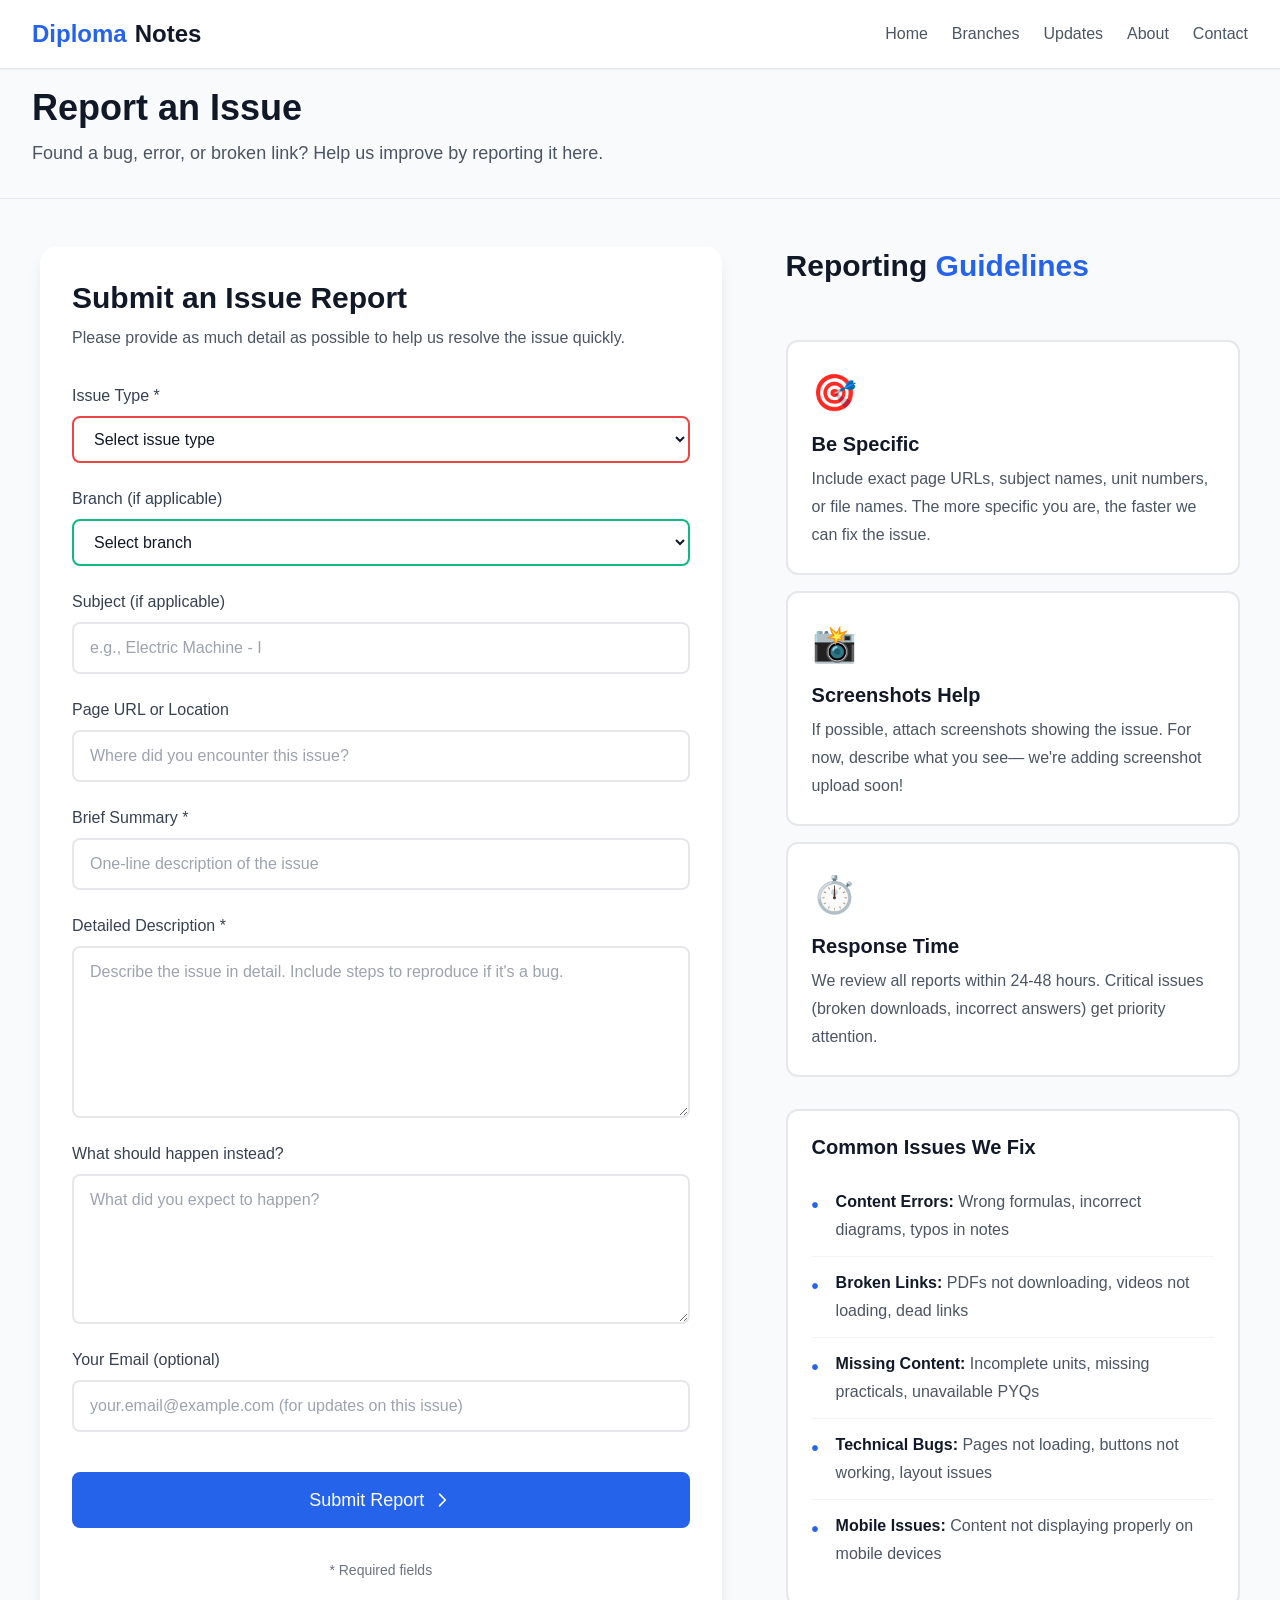
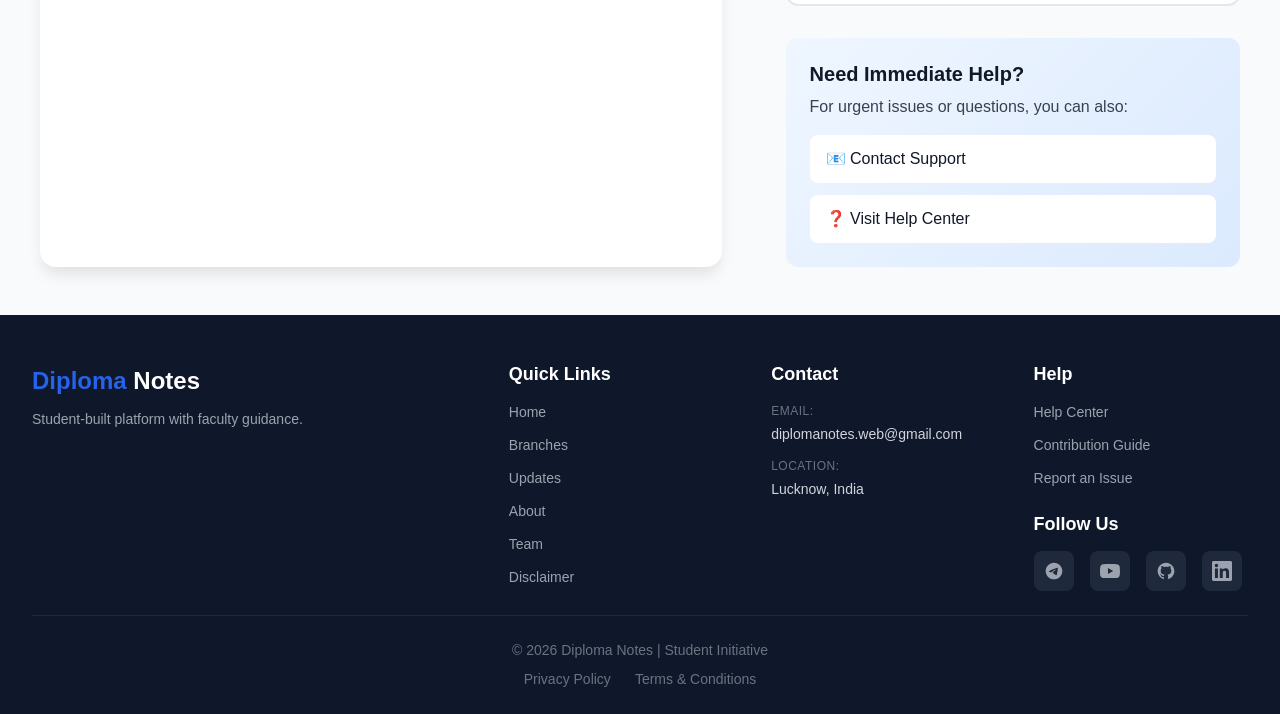
<file: report.html>
<!doctype html>
<html lang="en">
  <head>
    <!-- Google tag (gtag.js) -->
<script async src="https://www.googletagmanager.com/gtag/js?id=G-FQKY7L3HE6"></script>
<script>
  window.dataLayer = window.dataLayer || [];
  function gtag(){dataLayer.push(arguments);}
  gtag('js', new Date());

  gtag('config', 'G-FQKY7L3HE6');
</script>
    <meta charset="UTF-8" />
    <meta name="viewport" content="width=device-width, initial-scale=1.0" />
    <meta
      name="description"
      content="Report an Issue - Help us improve Diploma Notes"
    />
    <title>Report an Issue - Diploma Notes</title>

    <link rel="icon" type="image/png" href="assets/images/favicon.png" />

    <!-- CSS Files -->
    <link rel="stylesheet" href="css/_variables.css" />
    <link rel="stylesheet" href="css/_reset.css" />
    <link rel="stylesheet" href="css/_base.css" />
    <link rel="stylesheet" href="css/_components.css" />
    <link rel="stylesheet" href="css/_layout.css" />
    <link rel="stylesheet" href="css/report.css" />
    <link rel="stylesheet" href="css/responsive.css" />
     
  <link rel="stylesheet" href="css/contact.css">
 
    
  </head>
  <body>
    <!-- ===== NAVBAR ===== -->
    <nav class="navbar">
      <div class="container navbar-container">
        <a href="index.html" class="navbar-logo">
          <span class="navbar-logo-diploma">Diploma</span> Notes
        </a>

        <button class="navbar-toggle" aria-label="Toggle menu" id="navToggle">
          <span></span>
          <span></span>
          <span></span>
        </button>

        <div class="navbar-menu" id="navMenu">
          <a href="index.html" class="navbar-link">Home</a>
          <a href="index.html#branches" class="navbar-link">Branches</a>
          <a href="index.html#updates" class="navbar-link">Updates</a>
          <a href="about.html" class="navbar-link">About</a>
          <a href="contact.html" class="navbar-link">Contact</a>
        </div>
      </div>
    </nav>

    <!-- ===== PAGE HEADER ===== -->
    <section class="page-header">
      <div class="container">
        <div class="page-header-content">
          <h1 class="page-title">Report an Issue</h1>
          <p class="page-description">
            Found a bug, error, or broken link? Help us improve by reporting it
            here.
          </p>
        </div>
      </div>
    </section>

    <!-- ===== REPORT SECTION ===== -->
    <section class="report-section">
      <div class="container">
        <div class="report-layout">
          <!-- Report Form -->
          <div class="report-form-container">
            <h2 class="report-form-title">Submit an Issue Report</h2>
            <p class="report-form-subtitle">
              Please provide as much detail as possible to help us resolve the
              issue quickly.
            </p>

            <form class="report-form" id="reportForm">
              <div class="form-group">
                <label for="issueType" class="form-label">Issue Type *</label>
                <select
                  id="issueType"
                  name="issueType"
                  class="form-input"
                  required
                >
                  <option value="">Select issue type</option>
                  <option value="content-error">
                    Content Error (Wrong info in notes)
                  </option>
                  <option value="broken-link">Broken Link or Download</option>
                  <option value="technical-bug">Technical Bug or Glitch</option>
                  <option value="missing-content">
                    Missing or Incomplete Content
                  </option>
                  <option value="ui-issue">UI/Design Issue</option>
                  <option value="other">Other</option>
                </select>
              </div>

              <div class="form-group">
                <label for="branch" class="form-label"
                  >Branch (if applicable)</label
                >
                <select id="branch" name="branch" class="form-input">
                  <option value="">Select branch</option>
                  <option value="electrical">Electrical Engineering</option>
                  <option value="mechanical">Mechanical Engineering</option>
                  <option value="chemical">Chemical Engineering</option>
                  <option value="general">General/Not specific</option>
                </select>
              </div>

              <div class="form-group">
                <label for="subject" class="form-label"
                  >Subject (if applicable)</label
                >
                <input
                  type="text"
                  id="subject"
                  name="subject"
                  class="form-input"
                  placeholder="e.g., Electric Machine - I"
                />
              </div>

              <div class="form-group">
                <label for="pageUrl" class="form-label"
                  >Page URL or Location</label
                >
                <input
                  type="text"
                  id="pageUrl"
                  name="pageUrl"
                  class="form-input"
                  placeholder="Where did you encounter this issue?"
                />
              </div>

              <div class="form-group">
                <label for="issueTitle" class="form-label"
                  >Brief Summary *</label
                >
                <input
                  type="text"
                  id="issueTitle"
                  name="issueTitle"
                  class="form-input"
                  placeholder="One-line description of the issue"
                  required
                />
              </div>

              <div class="form-group">
                <label for="issueDescription" class="form-label"
                  >Detailed Description *</label
                >
                <textarea
                  id="issueDescription"
                  name="issueDescription"
                  class="form-input form-textarea"
                  rows="6"
                  placeholder="Describe the issue in detail. Include steps to reproduce if it's a bug."
                  required
                ></textarea>
              </div>

              <div class="form-group">
                <label for="expectedBehavior" class="form-label"
                  >What should happen instead?</label
                >
                <textarea
                  id="expectedBehavior"
                  name="expectedBehavior"
                  class="form-input form-textarea"
                  rows="3"
                  placeholder="What did you expect to happen?"
                ></textarea>
              </div>

              <div class="form-group">
                <label for="reporterEmail" class="form-label"
                  >Your Email (optional)</label
                >
                <input
                  type="email"
                  id="reporterEmail"
                  name="reporterEmail"
                  class="form-input"
                  placeholder="your.email@example.com (for updates on this issue)"
                />
              </div>

              <button
                type="submit"
                class="btn btn-primary btn-lg report-submit-btn"
              >
                Submit Report
                <svg
                  xmlns="http://www.w3.org/2000/svg"
                  fill="none"
                  viewBox="0 0 24 24"
                  stroke="currentColor"
                  style="width: 20px; height: 20px"
                >
                  <path
                    stroke-linecap="round"
                    stroke-linejoin="round"
                    stroke-width="2"
                    d="M9 5l7 7-7 7"
                  />
                </svg>
              </button>

              <p class="form-note">* Required fields</p>
            </form>

            <!-- Success Message -->
            <div
              class="report-success"
              id="successMessage"
              style="display: none"
            >
              <div class="success-icon">✓</div>
              <h3>Issue Reported Successfully!</h3>
              <p>
                Thank you for helping us improve. We'll investigate this issue
                and take appropriate action. If you provided an email, we'll
                update you on the progress.
              </p>
            </div>
          </div>

          <!-- Report Info -->
          <div class="report-info-container">
            <h2 class="report-info-title">Reporting <span class="text-highlight">Guidelines </span> </h2>

            <div class="report-info-cards">
              <div class="report-info-card">
                <div class="report-info-icon">🎯</div>
                <h3>Be Specific</h3>
                <p>
                  Include exact page URLs, subject names, unit numbers, or file
                  names. The more specific you are, the faster we can fix the
                  issue.
                </p>
              </div>

              <div class="report-info-card">
                <div class="report-info-icon">📸</div>
                <h3>Screenshots Help</h3>
                <p>
                  If possible, attach screenshots showing the issue. For now,
                  describe what you see— we're adding screenshot upload soon!
                </p>
              </div>

              <div class="report-info-card">
                <div class="report-info-icon">⏱️</div>
                <h3>Response Time</h3>
                <p>
                  We review all reports within 24-48 hours. Critical issues
                  (broken downloads, incorrect answers) get priority attention.
                </p>
              </div>
            </div>

            <!-- Common Issues -->
            <div class="common-issues">
              <h3>Common Issues We Fix</h3>
              <ul>
                <li>
                  <strong>Content Errors:</strong> Wrong formulas, incorrect
                  diagrams, typos in notes
                </li>
                <li>
                  <strong>Broken Links:</strong> PDFs not downloading, videos
                  not loading, dead links
                </li>
                <li>
                  <strong>Missing Content:</strong> Incomplete units, missing
                  practicals, unavailable PYQs
                </li>
                <li>
                  <strong>Technical Bugs:</strong> Pages not loading, buttons
                  not working, layout issues
                </li>
                <li>
                  <strong>Mobile Issues:</strong> Content not displaying
                  properly on mobile devices
                </li>
              </ul>
            </div>

            <!-- Quick Actions -->
            <div class="quick-actions-box">
              <h3>Need Immediate Help?</h3>
              <p>For urgent issues or questions, you can also:</p>
              <div class="quick-actions-links">
                <a href="contact.html" class="quick-action-link">
                  📧 Contact Support
                </a>
                <a href="help.html" class="quick-action-link">
                  ❓ Visit Help Center
                </a>
              </div>
            </div>
          </div>
        </div>
      </div>
    </section>

    <!-- ===== FOOTER ===== -->
   <footer class="footer">
    <div class="container">
      <div class="footer-container">
        <!-- Brand Column -->
        <div class="footer-brand">
          <div class="footer-logo">
            <span class="footer-logo-diploma">Diploma</span> Notes
          </div>
          <p class="footer-tagline">
            Student-built platform with faculty guidance.
          </p>
        </div>
        
        <!-- Quick Links -->
        <div>
          <h3 class="footer-section-title">Quick Links</h3>
          <div class="footer-links">
            <a href="index.html" class="footer-link">Home</a>
            <a href="index.html#branches" class="footer-link">Branches</a>
            <a href="updates.html" class="footer-link">Updates</a>
            <a href="about.html" class="footer-link">About</a>
            <a href="team.html" class="footer-link">Team</a>
            <a href="disclaimer.html" class="footer-link">Disclaimer</a>
          </div>
        </div>
        
        <!-- Contact -->
        <div>
          <h3 class="footer-section-title">Contact</h3>
          <div class="footer-contact-item">
            <span class="footer-contact-label">Email:</span>
            <span class="footer-contact-value">diplomanotes.web@gmail.com</span>
          </div>
          <!-- <div class="footer-contact-item">
            <span class="footer-contact-label">Phone:</span>
            <span class="footer-contact-value">+91 6388205387</span>
          </div> -->
          <div class="footer-contact-item">
            <span class="footer-contact-label">Location:</span>
            <span class="footer-contact-value">Lucknow, India</span>
          </div>
        </div>
        
        <!-- Help -->
        <div>
          <h3 class="footer-section-title">Help</h3>
          <div class="footer-links">
            <a href="help.html" class="footer-link">Help Center</a>
            <a href="contributors.html" class="footer-link">Contribution Guide</a>
            <a href="report.html" class="footer-link">Report an Issue</a>
          </div>
          
          <!-- Social Links -->
          <h3 class="footer-section-title" style="margin-top: var(--space-6);">Follow Us</h3>
          <div class="footer-social">
            <a href="#" class="footer-social-link" aria-label="Telegram">
              <svg xmlns="http://www.w3.org/2000/svg" viewBox="0 0 24 24" fill="currentColor">
                <path d="M12 2C6.48 2 2 6.48 2 12s4.48 10 10 10 10-4.48 10-10S17.52 2 12 2zm4.64 6.8c-.15 1.58-.8 5.42-1.13 7.19-.14.75-.42 1-.68 1.03-.58.05-1.02-.38-1.58-.75-.88-.58-1.38-.94-2.23-1.5-.99-.65-.35-1.01.22-1.59.15-.15 2.71-2.48 2.76-2.69a.2.2 0 00-.05-.18c-.06-.05-.14-.03-.21-.02-.09.02-1.49.95-4.22 2.79-.4.27-.76.41-1.08.4-.36-.01-1.04-.2-1.55-.37-.63-.2-1.12-.31-1.08-.66.02-.18.27-.36.74-.55 2.92-1.27 4.86-2.11 5.83-2.51 2.78-1.16 3.35-1.36 3.73-1.36.08 0 .27.02.39.12.1.08.13.19.14.27-.01.06.01.24 0 .38z"/>
              </svg>
            </a>
            <a href="#" class="footer-social-link" aria-label="YouTube">
              <svg xmlns="http://www.w3.org/2000/svg" viewBox="0 0 24 24" fill="currentColor">
                <path d="M23.498 6.186a3.016 3.016 0 0 0-2.122-2.136C19.505 3.545 12 3.545 12 3.545s-7.505 0-9.377.505A3.017 3.017 0 0 0 .502 6.186C0 8.07 0 12 0 12s0 3.93.502 5.814a3.016 3.016 0 0 0 2.122 2.136c1.871.505 9.376.505 9.376.505s7.505 0 9.377-.505a3.015 3.015 0 0 0 2.122-2.136C24 15.93 24 12 24 12s0-3.93-.502-5.814zM9.545 15.568V8.432L15.818 12l-6.273 3.568z"/>
              </svg>
            </a>
            <a href="#" class="footer-social-link" aria-label="GitHub">
              <svg xmlns="http://www.w3.org/2000/svg" viewBox="0 0 24 24" fill="currentColor">
                <path d="M12 2C6.477 2 2 6.477 2 12c0 4.42 2.865 8.17 6.839 9.49.5.092.682-.217.682-.482 0-.237-.008-.866-.013-1.7-2.782.603-3.369-1.34-3.369-1.34-.454-1.156-1.11-1.463-1.11-1.463-.908-.62.069-.608.069-.608 1.003.07 1.531 1.03 1.531 1.03.892 1.529 2.341 1.087 2.91.831.092-.646.35-1.086.636-1.336-2.22-.253-4.555-1.11-4.555-4.943 0-1.091.39-1.984 1.029-2.683-.103-.253-.446-1.27.098-2.647 0 0 .84-.269 2.75 1.025A9.578 9.578 0 0112 6.836c.85.004 1.705.114 2.504.336 1.909-1.294 2.747-1.025 2.747-1.025.546 1.377.203 2.394.1 2.647.64.699 1.028 1.592 1.028 2.683 0 3.842-2.339 4.687-4.566 4.935.359.309.678.919.678 1.852 0 1.336-.012 2.415-.012 2.743 0 .267.18.578.688.48C19.138 20.167 22 16.418 22 12c0-5.523-4.477-10-10-10z"/>
              </svg>
            </a>
            <a href="#" class="footer-social-link" aria-label="LinkedIn">
              <svg xmlns="http://www.w3.org/2000/svg" viewBox="0 0 24 24" fill="currentColor">
                <path d="M20.447 20.452h-3.554v-5.569c0-1.328-.027-3.037-1.852-3.037-1.853 0-2.136 1.445-2.136 2.939v5.667H9.351V9h3.414v1.561h.046c.477-.9 1.637-1.85 3.37-1.85 3.601 0 4.267 2.37 4.267 5.455v6.286zM5.337 7.433c-1.144 0-2.063-.926-2.063-2.065 0-1.138.92-2.063 2.063-2.063 1.14 0 2.064.925 2.064 2.063 0 1.139-.925 2.065-2.064 2.065zm1.782 13.019H3.555V9h3.564v11.452zM22.225 0H1.771C.792 0 0 .774 0 1.729v20.542C0 23.227.792 24 1.771 24h20.451C23.2 24 24 23.227 24 22.271V1.729C24 .774 23.2 0 22.222 0h.003z"/>
              </svg>
            </a>
          </div>
        </div>
      </div>
      
      <!-- Footer Bottom -->
      <div class="footer-bottom">
        <p class="footer-copyright">
          © 2026 Diploma Notes | Student Initiative
        </p>
        <div class="footer-legal-links">
          <a href="disclaimer.html#privacy" class="footer-legal-link">Privacy Policy</a>
          <a href="disclaimer.html#terms" class="footer-legal-link">Terms & Conditions</a>
        </div>
      </div>
    </div>
  </footer>



    <!-- JavaScript Files -->
    <script src="js/config.js"></script>
    <script src="js/utils.js"></script>
    <script src="js/components/navbar.js"></script>
    <script src="js/pages/report.js"></script>
    <script src="js/main.js"></script>
  </body>
</html>
</file>
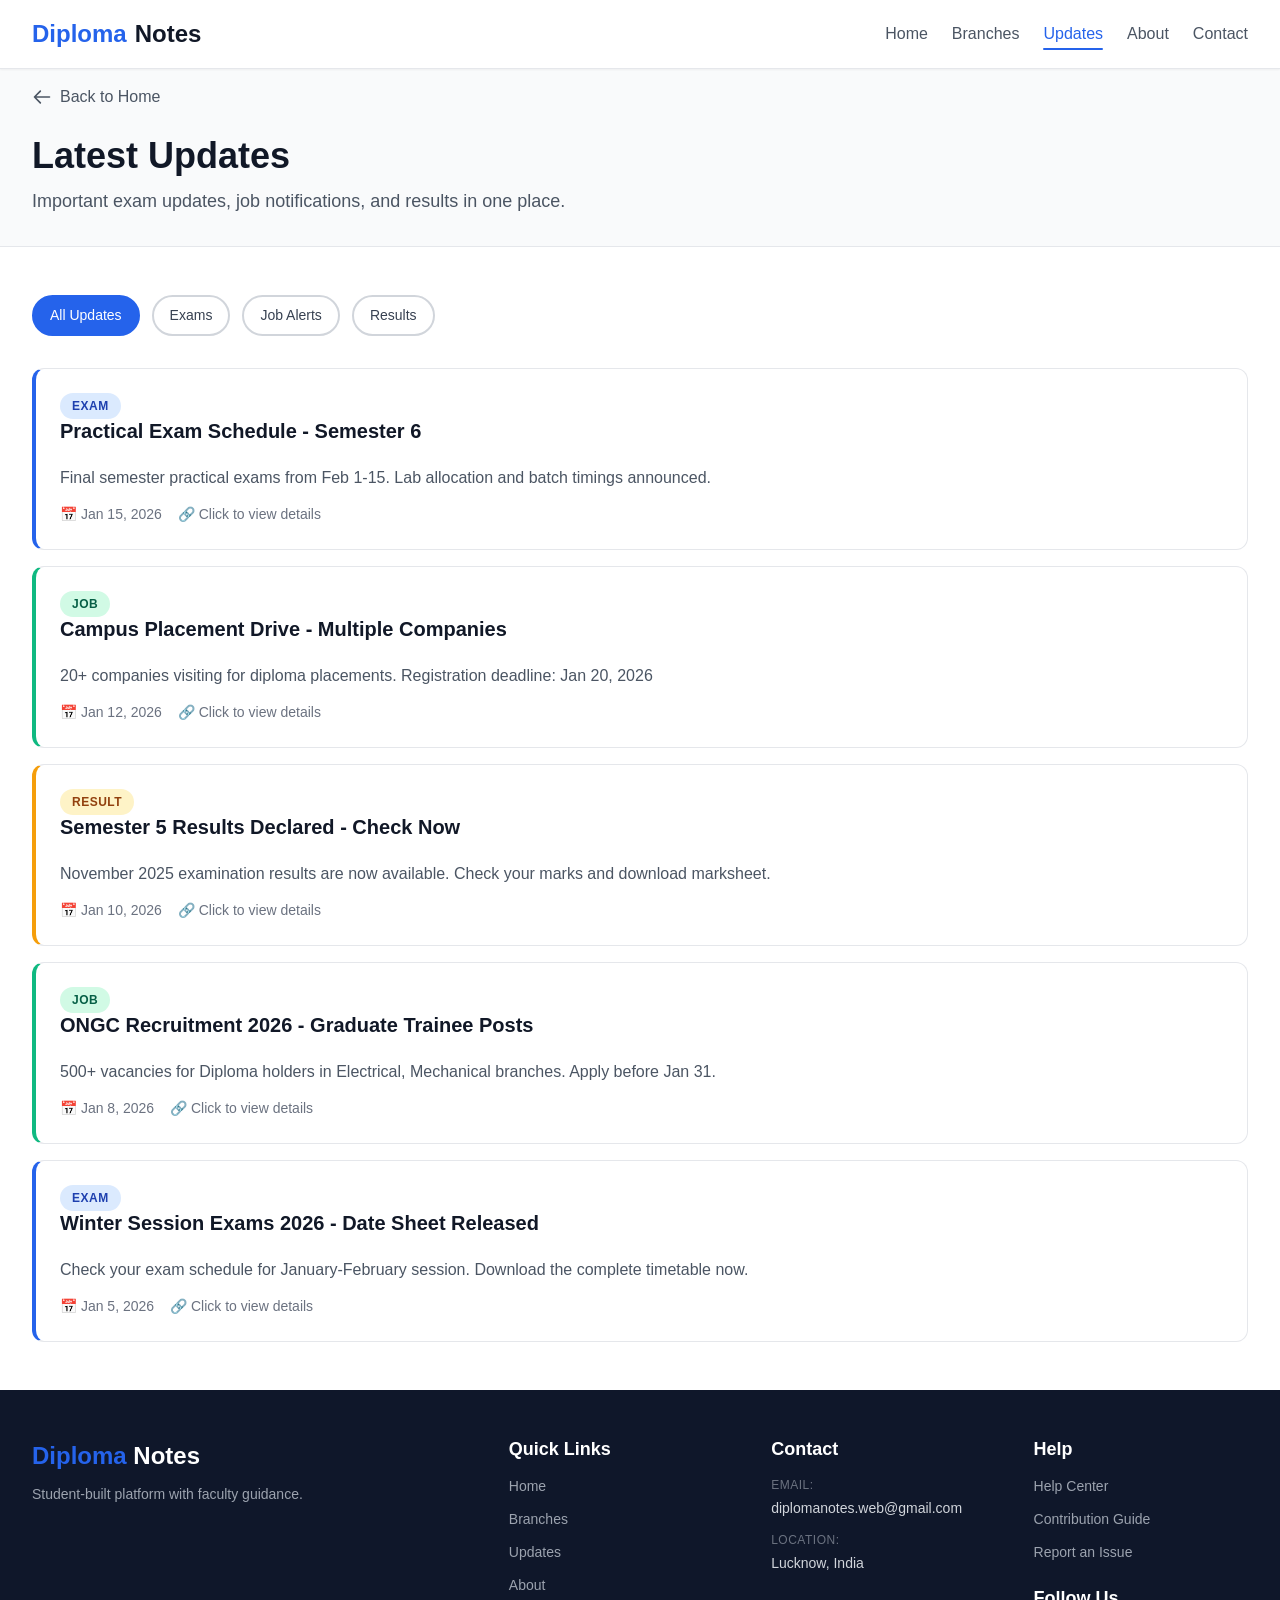
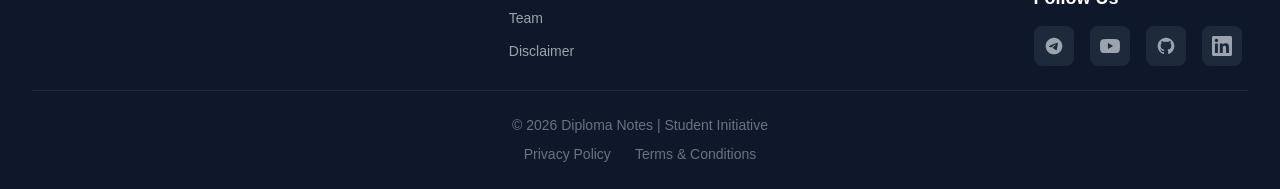
<file: updates.html>
<!DOCTYPE html>
<html lang="en">
<head>
  <!-- Google tag (gtag.js) -->
<script async src="https://www.googletagmanager.com/gtag/js?id=G-FQKY7L3HE6"></script>
<script>
  window.dataLayer = window.dataLayer || [];
  function gtag(){dataLayer.push(arguments);}
  gtag('js', new Date());

  gtag('config', 'G-FQKY7L3HE6');
</script>
  <meta charset="UTF-8">
  <meta name="viewport" content="width=device-width, initial-scale=1.0">
  <meta name="description" content="Latest exam updates, job notifications, and results">
  <title>Latest Updates - Diploma Notes</title>
  
  <link rel="icon" type="image/png" href="assets/images/favicon.png">
  
  <!-- CSS Files -->
  <link rel="stylesheet" href="css/_variables.css">
  <link rel="stylesheet" href="css/_reset.css">
  <link rel="stylesheet" href="css/_base.css">
  <link rel="stylesheet" href="css/_components.css">
  <link rel="stylesheet" href="css/_layout.css">
  <link rel="stylesheet" href="css/responsive.css">
  <link rel="stylesheet" href="css/updates.css">
  
 
</head>
<body>
  
  <!-- ===== NAVBAR ===== -->
  <nav class="navbar">
    <div class="container navbar-container">
      <a href="index.html" class="navbar-logo">
        <span class="navbar-logo-diploma">Diploma</span> Notes
      </a>
      
      <button class="navbar-toggle" aria-label="Toggle menu" id="navToggle">
        <span></span>
        <span></span>
        <span></span>
      </button>
      
      <div class="navbar-menu" id="navMenu">
        <a href="index.html" class="navbar-link">Home</a>
        <a href="index.html#branches" class="navbar-link">Branches</a>
        <a href="updates.html" class="navbar-link active">Updates</a>
        <a href="about.html" class="navbar-link">About</a>
        <a href="contact.html" class="navbar-link">Contact</a>
      </div>
    </div>
  </nav>
  
  <!-- ===== PAGE HEADER ===== -->
  <section class="page-header">
    <div class="container">
      <a href="index.html" class="back-button">
        <svg xmlns="http://www.w3.org/2000/svg" fill="none" viewBox="0 0 24 24" stroke="currentColor">
          <path stroke-linecap="round" stroke-linejoin="round" stroke-width="2" d="M10 19l-7-7m0 0l7-7m-7 7h18" />
        </svg>
        Back to Home
      </a>
      
      <div class="page-header-content">
        <h1 class="page-title">Latest Updates</h1>
        <p class="page-description">
          Important exam updates, job notifications, and results in one place.
        </p>
      </div>
    </div>
  </section>
  
  <!-- ===== UPDATES SECTION ===== -->
  <section class="updates-page">
    <div class="container">
      
      <!-- Filters -->
      <div class="updates-filters">
        <button class="filter-btn active" data-filter="all">All Updates</button>
        <button class="filter-btn" data-filter="exam">Exams</button>
        <button class="filter-btn" data-filter="job">Job Alerts</button>
        <button class="filter-btn" data-filter="result">Results</button>
      </div>
      
      <!-- Updates Container -->
      <div class="updates-container" id="updatesContainer">
        <!-- Updates will be loaded dynamically -->
        <div class="subjects-loading">
          <div class="subjects-loading-spinner"></div>
          <p>Loading updates...</p>
        </div>
      </div>
      
    </div>
  </section>
  
  <!-- ===== FOOTER ===== -->
  <footer class="footer">
    <div class="container">
      <div class="footer-container">
        <!-- Brand Column -->
        <div class="footer-brand">
          <div class="footer-logo">
            <span class="footer-logo-diploma">Diploma</span> Notes
          </div>
          <p class="footer-tagline">
            Student-built platform with faculty guidance.
          </p>
        </div>
        
        <!-- Quick Links -->
        <div>
          <h3 class="footer-section-title">Quick Links</h3>
          <div class="footer-links">
            <a href="index.html" class="footer-link">Home</a>
            <a href="index.html#branches" class="footer-link">Branches</a>
            <a href="updates.html" class="footer-link">Updates</a>
            <a href="about.html" class="footer-link">About</a>
            <a href="team.html" class="footer-link">Team</a>
            <a href="disclaimer.html" class="footer-link">Disclaimer</a>
          </div>
        </div>
        
        <!-- Contact -->
        <div>
          <h3 class="footer-section-title">Contact</h3>
          <div class="footer-contact-item">
            <span class="footer-contact-label">Email:</span>
            <span class="footer-contact-value">diplomanotes.web@gmail.com</span>
          </div>
          <!-- <div class="footer-contact-item">
            <span class="footer-contact-label">Phone:</span>
            <span class="footer-contact-value">+91 6388205387</span>
          </div> -->
          <div class="footer-contact-item">
            <span class="footer-contact-label">Location:</span>
            <span class="footer-contact-value">Lucknow, India</span>
          </div>
        </div>
        
        <!-- Help -->
        <div>
          <h3 class="footer-section-title">Help</h3>
          <div class="footer-links">
            <a href="help.html" class="footer-link">Help Center</a>
            <a href="contributors.html" class="footer-link">Contribution Guide</a>
            <a href="report.html" class="footer-link">Report an Issue</a>
          </div>
          
          <!-- Social Links -->
          <h3 class="footer-section-title" style="margin-top: var(--space-6);">Follow Us</h3>
          <div class="footer-social">
            <a href="#" class="footer-social-link" aria-label="Telegram">
              <svg xmlns="http://www.w3.org/2000/svg" viewBox="0 0 24 24" fill="currentColor">
                <path d="M12 2C6.48 2 2 6.48 2 12s4.48 10 10 10 10-4.48 10-10S17.52 2 12 2zm4.64 6.8c-.15 1.58-.8 5.42-1.13 7.19-.14.75-.42 1-.68 1.03-.58.05-1.02-.38-1.58-.75-.88-.58-1.38-.94-2.23-1.5-.99-.65-.35-1.01.22-1.59.15-.15 2.71-2.48 2.76-2.69a.2.2 0 00-.05-.18c-.06-.05-.14-.03-.21-.02-.09.02-1.49.95-4.22 2.79-.4.27-.76.41-1.08.4-.36-.01-1.04-.2-1.55-.37-.63-.2-1.12-.31-1.08-.66.02-.18.27-.36.74-.55 2.92-1.27 4.86-2.11 5.83-2.51 2.78-1.16 3.35-1.36 3.73-1.36.08 0 .27.02.39.12.1.08.13.19.14.27-.01.06.01.24 0 .38z"/>
              </svg>
            </a>
            <a href="#" class="footer-social-link" aria-label="YouTube">
              <svg xmlns="http://www.w3.org/2000/svg" viewBox="0 0 24 24" fill="currentColor">
                <path d="M23.498 6.186a3.016 3.016 0 0 0-2.122-2.136C19.505 3.545 12 3.545 12 3.545s-7.505 0-9.377.505A3.017 3.017 0 0 0 .502 6.186C0 8.07 0 12 0 12s0 3.93.502 5.814a3.016 3.016 0 0 0 2.122 2.136c1.871.505 9.376.505 9.376.505s7.505 0 9.377-.505a3.015 3.015 0 0 0 2.122-2.136C24 15.93 24 12 24 12s0-3.93-.502-5.814zM9.545 15.568V8.432L15.818 12l-6.273 3.568z"/>
              </svg>
            </a>
            <a href="#" class="footer-social-link" aria-label="GitHub">
              <svg xmlns="http://www.w3.org/2000/svg" viewBox="0 0 24 24" fill="currentColor">
                <path d="M12 2C6.477 2 2 6.477 2 12c0 4.42 2.865 8.17 6.839 9.49.5.092.682-.217.682-.482 0-.237-.008-.866-.013-1.7-2.782.603-3.369-1.34-3.369-1.34-.454-1.156-1.11-1.463-1.11-1.463-.908-.62.069-.608.069-.608 1.003.07 1.531 1.03 1.531 1.03.892 1.529 2.341 1.087 2.91.831.092-.646.35-1.086.636-1.336-2.22-.253-4.555-1.11-4.555-4.943 0-1.091.39-1.984 1.029-2.683-.103-.253-.446-1.27.098-2.647 0 0 .84-.269 2.75 1.025A9.578 9.578 0 0112 6.836c.85.004 1.705.114 2.504.336 1.909-1.294 2.747-1.025 2.747-1.025.546 1.377.203 2.394.1 2.647.64.699 1.028 1.592 1.028 2.683 0 3.842-2.339 4.687-4.566 4.935.359.309.678.919.678 1.852 0 1.336-.012 2.415-.012 2.743 0 .267.18.578.688.48C19.138 20.167 22 16.418 22 12c0-5.523-4.477-10-10-10z"/>
              </svg>
            </a>
            <a href="#" class="footer-social-link" aria-label="LinkedIn">
              <svg xmlns="http://www.w3.org/2000/svg" viewBox="0 0 24 24" fill="currentColor">
                <path d="M20.447 20.452h-3.554v-5.569c0-1.328-.027-3.037-1.852-3.037-1.853 0-2.136 1.445-2.136 2.939v5.667H9.351V9h3.414v1.561h.046c.477-.9 1.637-1.85 3.37-1.85 3.601 0 4.267 2.37 4.267 5.455v6.286zM5.337 7.433c-1.144 0-2.063-.926-2.063-2.065 0-1.138.92-2.063 2.063-2.063 1.14 0 2.064.925 2.064 2.063 0 1.139-.925 2.065-2.064 2.065zm1.782 13.019H3.555V9h3.564v11.452zM22.225 0H1.771C.792 0 0 .774 0 1.729v20.542C0 23.227.792 24 1.771 24h20.451C23.2 24 24 23.227 24 22.271V1.729C24 .774 23.2 0 22.222 0h.003z"/>
              </svg>
            </a>
          </div>
        </div>
      </div>
      
      <!-- Footer Bottom -->
      <div class="footer-bottom">
        <p class="footer-copyright">
          © 2026 Diploma Notes | Student Initiative
        </p>
        <div class="footer-legal-links">
          <a href="disclaimer.html#privacy" class="footer-legal-link">Privacy Policy</a>
          <a href="disclaimer.html#terms" class="footer-legal-link">Terms & Conditions</a>
        </div>
      </div>
    </div>
  </footer>
  <!-- JavaScript -->
  <script src="js/config.js"></script>
  <script src="js/utils.js"></script>
  <script src="js/storage.js"></script>
  <script src="js/components/navbar.js"></script>
  <script src="js/main.js"></script>
  <script src="js/pages/updates.js"></script>
  <script src="js/components/updateCard.js"></script>
  
 
  
</body>
</html>
</file>
<file: css/_variables.css>
/* ============================================
   DIPLOMA NOTES - CSS VARIABLES
   Design System: Colors, Typography, Spacing
   ============================================ */

:root {
  /* ===== COLORS ===== */
  
  /* Primary Colors (Blue) */
  --color-primary: #2563EB;          /* Main blue */
  --color-primary-dark: #1E40AF;     /* Darker blue */
  --color-primary-light: #3B82F6;    /* Lighter blue */
  --color-primary-lighter: #DBEAFE;  /* Very light blue */
  
  /* Accent Colors */
  --color-accent-green: #10B981;     /* Success/Job Alert */
  --color-accent-orange: #F59E0B;    /* Warning/Result */
  --color-accent-red: #EF4444;       /* Error */
  
  /* Neutral Colors */
  --color-white: #FFFFFF;
  --color-gray-50: #F9FAFB;
  --color-gray-100: #F3F4F6;
  --color-gray-200: #E5E7EB;
  --color-gray-300: #D1D5DB;
  --color-gray-400: #9CA3AF;
  --color-gray-500: #6B7280;
  --color-gray-600: #4B5563;
  --color-gray-700: #374151;
  --color-gray-800: #1F2937;
  --color-gray-900: #111827;
  --color-black: #000000;
  
  /* Dark Theme (Footer) */
  --color-dark-bg: #0F172A;
  --color-dark-lighter: #1E293B;
  
  /* ===== TYPOGRAPHY ===== */
  
  /* Font Families */
  --font-primary: -apple-system, BlinkMacSystemFont, 'Segoe UI', 'Roboto', 
                  'Oxygen', 'Ubuntu', 'Cantarell', sans-serif;
  --font-heading: 'Inter', var(--font-primary);
  
  /* Font Sizes */
  --text-xs: 0.75rem;      /* 12px */
  --text-sm: 0.875rem;     /* 14px */
  --text-base: 1rem;       /* 16px */
  --text-lg: 1.125rem;     /* 18px */
  --text-xl: 1.25rem;      /* 20px */
  --text-2xl: 1.5rem;      /* 24px */
  --text-3xl: 1.875rem;    /* 30px */
  --text-4xl: 2.25rem;     /* 36px */
  --text-5xl: 3rem;        /* 48px */
  
  /* Font Weights */
  --font-normal: 400;
  --font-medium: 500;
  --font-semibold: 600;
  --font-bold: 700;
  
  /* Line Heights */
  --leading-tight: 1.25;
  --leading-normal: 1.5;
  --leading-relaxed: 1.75;
  
  /* ===== SPACING ===== */
  --space-1: 0.25rem;   /* 4px */
  --space-2: 0.5rem;    /* 8px */
  --space-3: 0.75rem;   /* 12px */
  --space-4: 1rem;      /* 16px */
  --space-5: 1.25rem;   /* 20px */
  --space-6: 1.5rem;    /* 24px */
  --space-8: 2rem;      /* 32px */
  --space-10: 2.5rem;   /* 40px */
  --space-12: 3rem;     /* 48px */
  --space-16: 4rem;     /* 64px */
  --space-20: 5rem;     /* 80px */
  
  /* ===== BORDERS ===== */
  --border-radius-sm: 0.375rem;    /* 6px */
  --border-radius-md: 0.5rem;      /* 8px */
  --border-radius-lg: 0.75rem;     /* 12px */
  --border-radius-xl: 1rem;        /* 16px */
  --border-radius-full: 9999px;    /* Fully rounded */
  
  /* ===== SHADOWS ===== */
  --shadow-sm: 0 1px 2px 0 rgba(0, 0, 0, 0.05);
  --shadow-md: 0 4px 6px -1px rgba(0, 0, 0, 0.1);
  --shadow-lg: 0 10px 15px -3px rgba(0, 0, 0, 0.1);
  --shadow-xl: 0 20px 25px -5px rgba(0, 0, 0, 0.1);
  
  /* ===== TRANSITIONS ===== */
  --transition-fast: 150ms ease-in-out;
  --transition-base: 300ms ease-in-out;
  --transition-slow: 500ms ease-in-out;
  
  /* ===== LAYOUT ===== */
  --container-max-width: 1280px;
  --container-padding: var(--space-8);
  
  /* ===== Z-INDEX LAYERS ===== */
  --z-dropdown: 1000;
  --z-sticky: 1020;
  --z-fixed: 1030;
  --z-modal-backdrop: 1040;
  --z-modal: 1050;
  --z-popover: 1060;
  --z-tooltip: 1070;
}

/* ===== RESPONSIVE BREAKPOINTS ===== */
/* Mobile First Approach */

/* Extra Small (default) - 0px to 639px */
/* Small - 640px+ */
/* Medium - 768px+ */
/* Large - 1024px+ */
/* Extra Large - 1280px+ */
</file>
<file: css/_base.css>
/* ============================================
   DIPLOMA NOTES - BASE STYLES
   Global typography and common elements
   ============================================ */

body {
  font-family: var(--font-primary);
  font-size: var(--text-base);
  font-weight: var(--font-normal);
  line-height: var(--leading-normal);
  color: var(--color-gray-900);
  background-color: var(--color-white);
}

/* ===== HEADINGS ===== */
h1, h2, h3, h4, h5, h6 {
  font-family: var(--font-heading);
  font-weight: var(--font-bold);
  line-height: var(--leading-tight);
  color: var(--color-gray-900);
}

h1 {
  font-size: var(--text-4xl);
}

h2 {
  font-size: var(--text-3xl);
}

h3 {
  font-size: var(--text-2xl);
}

h4 {
  font-size: var(--text-xl);
}

h5 {
  font-size: var(--text-lg);
}

h6 {
  font-size: var(--text-base);
}

/* Mobile responsive headings */
@media (max-width: 767px) {
  h1 {
    font-size: var(--text-3xl);
  }
  
  h3 {
    font-size: var(--text-xl);
  }
}

/* ===== PARAGRAPHS ===== */
p {
  margin-bottom: var(--space-4);
  color: var(--color-gray-600);
}

p:last-child {
  margin-bottom: var(--space-3);
}

/* ===== LINKS ===== */
a {
  color: var(--color-primary);
  transition: color var(--transition-fast);
}

/* a:hover {
  color: var(--color-primary-dark);
  
} */

/* ===== STRONG & EMPHASIS ===== */
strong, b {
  font-weight: var(--font-bold);
}

em, i {
  font-style: italic;
}

/* ===== CONTAINERS ===== */
.container {
  width: 100%;
  max-width: var(--container-max-width);
  margin: 0 auto;
  padding: 0 var(--container-padding);
}

/* ===== SECTIONS ===== */
section {
  padding: var(--space-12) 0;
}

@media (min-width: 768px) {
  section {
    padding: var(--space-16) 0;
  }
}

/* ===== UTILITY CLASSES ===== */

/* Text Colors */
.text-primary { color: var(--color-primary); }
.text-gray-500 { color: var(--color-gray-500); }
.text-gray-600 { color: var(--color-gray-600); }
.text-gray-900 { color: var(--color-gray-900); }

/* Text Sizes */
.text-sm { font-size: var(--text-sm); }
.text-base { font-size: var(--text-base); }
.text-lg { font-size: var(--text-lg); }
.text-xl { font-size: var(--text-xl); }

/* Font Weights */
.font-medium { font-weight: var(--font-medium); }
.font-semibold { font-weight: var(--font-semibold); }
.font-bold { font-weight: var(--font-bold); }

/* Margins */
.mb-2 { margin-bottom: var(--space-2); }
.mb-4 { margin-bottom: var(--space-4); }
.mb-6 { margin-bottom: var(--space-6); }
.mb-8 { margin-bottom: var(--space-8); }

/* Hidden */
.hidden {
  display: none !important;
}

/* Visually hidden (for screen readers) */
.sr-only {
  position: absolute;
  width: 1px;
  height: 1px;
  padding: 0;
  margin: -1px;
  overflow: hidden;
  clip: rect(0, 0, 0, 0);
  white-space: nowrap;
  border-width: 0;
}
</file>
<file: css/_components.css>
/* ============================================
   DIPLOMA NOTES - COMPONENTS
   Reusable UI components
   ============================================ */

/* ===== BUTTONS ===== */

.btn {
  display: inline-flex;
  align-items: center;
  justify-content: center;
  gap: var(--space-2);
  padding: var(--space-3) var(--space-6);
  font-size: var(--text-base);
  font-weight: var(--font-medium);
  line-height: 1;
  border-radius: var(--border-radius-md);
  transition: all var(--transition-fast);
  cursor: pointer;
  border: none;
  text-decoration: none;
  white-space: nowrap;
}

.btn:disabled {
  opacity: 0.5;
  cursor: not-allowed;
}

/* Button Variants */
.btn-primary {
  background-color: var(--color-primary);
  color: var(--color-white);
  border: 2px solid var(--color-primary);
}

.btn-primary:hover:not(:disabled) {
  border: 2px solid var(--color-primary-dark);
  background-color: var(--color-primary-dark);
  transform: translateY(-1px);
  box-shadow: var(--shadow-md);
}

.btn-outline {
  background-color: transparent;
  color: var(--color-primary);
  border: 2px solid var(--color-primary);
}

.btn-outline:hover:not(:disabled) {
  background-color: var(--color-primary);
  color: var(--color-white);
}

.btn-secondary {
  background-color: var(--color-gray-100);
  color: var(--color-gray-900);
}

.btn-secondary:hover:not(:disabled) {
  background-color: var(--color-gray-200);
}

/* Button Sizes */
.btn-sm {
  padding: var(--space-2) var(--space-4);
  font-size: var(--text-sm);
}

.btn-lg {
  padding: var(--space-4) var(--space-8);
  font-size: var(--text-lg);
}

/* ===== CARDS ===== */

.card {
  background-color: var(--color-white);
  border-radius: var(--border-radius-lg);
  border: 1px solid var(--color-gray-200);
  overflow: hidden;
  transition: all var(--transition-base);
}

.card:hover {
  box-shadow: var(--shadow-lg);
  transform: translateY(-2px);
}

.card-body {
  padding: var(--space-6);
}

.card-title {
  font-size: var(--text-xl);
  font-weight: var(--font-semibold);
  color: var(--color-gray-900);
  margin-bottom: var(--space-2);
}

.card-description {
  font-size: var(--text-sm);
  color: var(--color-gray-600);
  line-height: var(--leading-relaxed);
}

/* Card with Icon */
.card-icon {
  width: 48px;
  height: 48px;
  display: flex;
  align-items: center;
  justify-content: center;
  background-color: var(--color-primary-lighter);
  border-radius: var(--border-radius-md);
  margin-bottom: var(--space-4);
  font-size: var(--text-2xl);
}

/* Clickable Card */
.card-clickable {
  cursor: pointer;
  text-decoration: none;
  display: block;
}

.card-clickable:hover {
  border-color: var(--color-primary);
}

/* ===== TABS ===== */

.tabs {
  display: flex;
  gap: var(--space-2);
  border-bottom: 2px solid var(--color-gray-200);
  overflow-x: auto;
  -webkit-overflow-scrolling: touch;
  scrollbar-width: none;
}

.tabs::-webkit-scrollbar {
  display: none;
}

.tab-button {
  padding: var(--space-3) var(--space-4);
  font-size: var(--text-base);
  font-weight: var(--font-medium);
  color: var(--color-gray-600);
  background: none;
  border: none;
  border-bottom: 2px solid transparent;
  cursor: pointer;
  transition: all var(--transition-fast);
  white-space: nowrap;
  position: relative;
  bottom: -2px;
}

.tab-button:hover {
  color: var(--color-primary);
}

.tab-button.active {
  color: var(--color-primary);
  border-bottom-color: var(--color-primary);
}

.tab-content {
  display: none;
  padding: var(--space-6) 0;
  animation: fadeIn var(--transition-base);
}

.tab-content.active {
  display: block;
}

@keyframes fadeIn {
  from {
    opacity: 0;
    transform: translateY(10px);
  }

  to {
    opacity: 1;
    transform: translateY(0);
  }
}

/* ===== TAGS/BADGES ===== */

.tag {
  display: inline-flex;
  align-items: center;
  padding: var(--space-1) var(--space-3);
  font-size: var(--text-xs);
  font-weight: var(--font-semibold);
  border-radius: var(--border-radius-full);
  text-transform: uppercase;
  letter-spacing: 0.5px;
}

.tag-exam {
  background-color: #DBEAFE;
  color: #1E40AF;
}

.tag-job {
  background-color: #D1FAE5;
  color: #065F46;
}

.tag-result {
  background-color: #FEF3C7;
  color: #92400E;
}

/* ===== CHECKMARK ICON ===== */

.checkmark-icon {
  width: 80px;
  height: 80px;
  display: flex;
  align-items: center;
  justify-content: center;
  background-color: #DBEAFE;
  border-radius: var(--border-radius-md);
}

.checkmark-icon svg {
  width: 48px;
  height: 48px;
  stroke: var(--color-primary);
  stroke-width: 3;
}

/* ===== FEATURE CARDS ===== */

.feature-card {
  background-color: var(--color-white);
  border: 1px solid var(--color-gray-200);
  border-radius: var(--border-radius-lg);
  padding: var(--space-6);
  text-align: center;
  transition: all var(--transition-base);
}

.feature-card:hover {
  box-shadow: var(--shadow-md);
  transform: translateY(-4px);
}

.feature-card-icon {
  margin: 0 auto var(--space-4);
}

.feature-card-title {
  font-size: var(--text-lg);
  font-weight: var(--font-semibold);
  margin-bottom: var(--space-2);
  color: var(--color-gray-900);
}

.feature-card-description {
  font-size: var(--text-sm);
  color: var(--color-gray-600);
  line-height: var(--leading-relaxed);
}

/* ===== BRANCH CARDS ===== */

.branch-card {
  background-color: var(--color-white);
  border: 2px solid var(--color-gray-200);
  border-radius: var(--border-radius-xl);
  padding: var(--space-6);
  text-decoration: none;
  display: block;
  transition: all var(--transition-base);
  cursor: pointer;
}

.branch-card:hover {
  border-color: var(--color-primary);
  box-shadow: var(--shadow-lg);
  transform: translateY(-4px);
}

.branch-card-image {
  width: 100%;
  height: 220px;
  object-fit: contain;
  border-radius: var(--border-radius-md);
  margin-bottom: var(--space-2);
}

.branch-card-title {
  font-size: var(--text-xl);
  font-weight: var(--font-bold);
  color: var(--color-gray-900);
  margin-bottom: var(--space-2);
}

.branch-card-description {
  font-size: var(--text-sm);
  color: var(--color-gray-600);
  margin-bottom: var(--space-4);
  line-height: var(--leading-relaxed);
}

/* ===== SUBJECT CARDS ===== */

.subject-card {
  background-color: var(--color-white);
  border: 1px solid var(--color-gray-200);
  border-radius: var(--border-radius-lg);
  padding: var(--space-4);
  cursor: pointer;
  transition: all var(--transition-base);
  display: block;
  text-decoration: none;
}

.subject-card:hover {
  border-color: var(--color-primary-light);
  box-shadow: var(--shadow-md);
}

.subject-card-header {
  margin-bottom: var(--space-3);
}

.subject-card-title {
  font-size: var(--text-lg);
  font-weight: var(--font-semibold);
  color: var(--color-gray-900);
  margin-bottom: var(--space-1);
}

.subject-card-meta {
  font-size: var(--text-sm);
  color: var(--color-gray-500);
}

/* ===== UPDATE CARDS ===== */

.update-card {
  background-color: var(--color-white);
  border-left: 4px solid var(--color-primary);
  padding: var(--space-4);
  border-radius: var(--border-radius-md);
  display: flex;
  align-items: center;
  justify-content: space-between;
  gap: var(--space-4);
  transition: all var(--transition-fast);
  cursor: pointer;
}

.update-card:hover {
  border-color: var(--color-primary);
  box-shadow: var(--shadow-lg);
  transform: translateY(-4px);
}


.update-card-content {
  flex: 1;
}

.update-card-title {
  font-size: var(--text-base);
  font-weight: var(--font-medium);
  color: var(--color-gray-900);
  margin-bottom: var(--space-1);
}

.update-card-date {
  font-size: var(--text-sm);
  color: var(--color-gray-500);
}

/* ===== RECENTLY VIEWED ===== */

.recently-viewed-card {
  background-color: var(--color-white);
  border: 1px solid var(--color-gray-200);
  border-radius: var(--border-radius-lg);
  padding: var(--space-3);
  cursor: pointer;
  transition: all var(--transition-fast);
  text-decoration: none;
  display: block;
}

.recently-viewed-card:hover {
  border-color: var(--color-primary);
  box-shadow: var(--shadow-sm);
}

.recently-viewed-card-title {
  font-size: var(--text-base);
  font-weight: var(--font-medium);
  color: var(--color-gray-900);
  margin-bottom: var(--space-1);
}

.recently-viewed-card-meta {
  font-size: var(--text-sm);
  color: var(--color-gray-500);
}

/* ===== UNIT LIST ITEMS ===== */

.unit-item {
  background-color: var(--color-white);
  border: 1px solid var(--color-gray-200);
  border-radius: var(--border-radius-md);
  padding: var(--space-4);
  margin-bottom: var(--space-3);
}

.unit-item-header {
  display: flex;
  justify-content: space-between;
  align-items: flex-start;
  gap: var(--space-4);
  margin-bottom: var(--space-2);
}

.unit-item-title {
  font-size: var(--text-base);
  font-weight: var(--font-semibold);
  color: var(--color-gray-900);
  flex: 1;
}

.unit-item-actions {
  display: flex;
  gap: var(--space-2);
  flex-shrink: 0;
}

.unit-item-summary {
  font-size: var(--text-sm);
  color: var(--color-gray-600);
  line-height: var(--leading-relaxed);
}

/* ===== BACK BUTTON ===== */

.back-button {
  display: inline-flex;
  align-items: center;
  gap: var(--space-2);
  color: var(--color-gray-600);
  font-size: var(--text-base);
  font-weight: var(--font-medium);
  margin-bottom: var(--space-6);
  cursor: pointer;
  transition: color var(--transition-fast);
}

.back-button:hover {
  color: var(--color-primary);
}

.back-button svg {
  width: 20px;
  height: 20px;
}
</file>
<file: css/_layout.css>
/* ============================================
   DIPLOMA NOTES - LAYOUT
   Grid, Navbar, Footer, Containers
   ============================================ */

/* ===== NAVBAR ===== */
/* ===== NAVBAR ===== */

.navbar {
  background-color: var(--color-white);
  border-bottom: 1px solid var(--color-gray-200);
  padding: var(--space-4) 0;
  position: sticky;
  top: 0;
  z-index: 1020;
  box-shadow: var(--shadow-sm);
  width: 100%;
  /* IMPORTANT: Remove any transform that could hide navbar */
  transform: none !important;
  transition: box-shadow 0.3s ease;
}

/* Scrolled state - add shadow */
.navbar.scrolled {
  box-shadow: var(--shadow-md);
}

.navbar-container {
  display: flex;
  align-items: center;
  justify-content: space-between;
}

.navbar-logo {
  font-size: var(--text-2xl);
  font-weight: var(--font-bold);
  color: var(--color-gray-900);
  text-decoration: none;
  display: flex;
  align-items: center;
  gap: var(--space-2);
  z-index: 1021;
  position: relative;
}

.navbar-logo-diploma {
  color: var(--color-primary);
}

.navbar-menu {
  display: flex;
  gap: var(--space-6);
  align-items: center;
}

.navbar-link {
  font-size: var(--text-base);
  font-weight: var(--font-medium);
  color: var(--color-gray-600);
  text-decoration: none;
  transition: color var(--transition-fast);
  white-space: nowrap;
  position: relative;
}

.navbar-link:hover,
.navbar-link.active {
  color: var(--color-primary);
}

/* Active link indicator */
.navbar-link.active::after {
  content: '';
  position: absolute;
  bottom: -4px;
  left: 0;
  right: 0;
  height: 2px;
  background-color: var(--color-primary);
  border-radius: 2px;
}

/* Mobile Menu Toggle */
.navbar-toggle {
  display: none;
  flex-direction: column;
  gap: 5px;
  cursor: pointer;
  padding: var(--space-2);
  background: none;
  border: none;
  z-index: 1021;
  position: relative;
}

.navbar-toggle span {
  width: 25px;
  height: 3px;
  background-color: var(--color-gray-900);
  transition: all var(--transition-fast);
  border-radius: 2px;
}

/* Hamburger animation when active */
.navbar-toggle.active span:nth-child(1) {
  transform: rotate(45deg) translate(7px, 7px);
}

.navbar-toggle.active span:nth-child(2) {
  opacity: 0;
}

.navbar-toggle.active span:nth-child(3) {
  transform: rotate(-45deg) translate(7px, -7px);
}

/* Mobile Menu */
@media (max-width: 767px) {
  .navbar-toggle {
    display: flex;
  }
  
  .navbar-menu {
    position: fixed;
    top: 0;
    left: 0;
    right: 0;
    bottom: 0;
    background-color: var(--color-white);
    flex-direction: column;
    padding: var(--space-20) var(--space-6) var(--space-6);
    gap: var(--space-4);
    box-shadow: var(--shadow-lg);
    /* IMPORTANT: Use visibility instead of display for smooth transitions */
    visibility: hidden;
    opacity: 0;
    transform: translateX(100%);
    transition: all var(--transition-base);
    z-index: 1019; /* Below toggle button */
  }
  
  .navbar-menu.active {
    visibility: visible;
    opacity: 1;
    transform: translateX(0);
  }
  
  .navbar-link {
    width: 100%;
    padding: var(--space-3) 0;
    border-bottom: 1px solid var(--color-gray-200);
    font-size: var(--text-lg);
  }
  
  .navbar-link.active::after {
    display: none;
  }
  
  .navbar-link.active {
    background-color: var(--color-gray-50);
    padding-left: var(--space-4);
    border-left: 3px solid var(--color-primary);
  }
}

/* Tablet and Desktop - ensure menu is always visible */
@media (min-width: 768px) {
  .navbar-menu {
    position: static !important;
    visibility: visible !important;
    opacity: 1 !important;
    transform: none !important;
  }
}
/* ===== FOOTER ===== */

.footer {
  background-color: var(--color-dark-bg);
  color: var(--color-white);
  padding: var(--space-12) 0 var(--space-6);
}

.footer-container {
  display: grid;
  grid-template-columns: 1fr;
  gap: var(--space-8);
}

@media (min-width: 768px) {
  .footer-container {
    grid-template-columns: 2fr 1fr 1fr 1fr;
    gap: var(--space-12);
  }
}

.footer-brand {
  margin-bottom: var(--space-4);
}

.footer-logo {
  font-size: var(--text-2xl);
  font-weight: var(--font-bold);
  color: var(--color-white);
  margin-bottom: var(--space-2);
}

.footer-logo-diploma {
  color: var(--color-primary);
}

.footer-tagline {
  font-size: var(--text-sm);
  color: var(--color-gray-400);
  line-height: var(--leading-relaxed);
}

.footer-section-title {
  font-size: var(--text-lg);
  font-weight: var(--font-semibold);
  color: var(--color-white);
  margin-bottom: var(--space-4);
}

.footer-links {
  display: flex;
  flex-direction: column;
  gap: var(--space-3);
}

.footer-link {
  color: var(--color-gray-400);
  font-size: var(--text-sm);
  text-decoration: none;
  transition: color var(--transition-fast);
}

.footer-link:hover {
  color: var(--color-primary-light);
}

.footer-contact-item {
  display: flex;
  flex-direction: column;
  gap: var(--space-1);
  margin-bottom: var(--space-3);
}

.footer-contact-label {
  font-size: var(--text-xs);
  color: var(--color-gray-500);
  text-transform: uppercase;
  letter-spacing: 0.5px;
}

.footer-contact-value {
  font-size: var(--text-sm);
  color: var(--color-gray-300);
}

.footer-social {
  display: flex;
  gap: var(--space-4);
  margin-top: var(--space-4);
}

.footer-social-link {
  width: 40px;
  height: 40px;
  display: flex;
  align-items: center;
  justify-content: center;
  background-color: var(--color-dark-lighter);
  border-radius: var(--border-radius-md);
  color: var(--color-gray-400);
  transition: all var(--transition-fast);
}

.footer-social-link:hover {
  background-color: var(--color-primary);
  color: var(--color-white);
  transform: translateY(-2px);
}

.footer-social-link svg {
  width: 20px;
  height: 20px;
}

.footer-bottom {
  margin-top: var(--space-6);
  padding-top: var(--space-6);
  border-top: 1px solid var(--color-dark-lighter);
  text-align: center;
}

.footer-copyright {
  font-size: var(--text-sm);
  color: var(--color-gray-500);
  margin-bottom: var(--space-2);
}

.footer-legal-links {
  display: flex;
  justify-content: center;
  gap: var(--space-6);
  flex-wrap: wrap;
}

.footer-legal-link {
  font-size: var(--text-sm);
  color: var(--color-gray-500);
  text-decoration: none;
  transition: color var(--transition-fast);
}

.footer-legal-link:hover {
  color: var(--color-primary-light);
}

/* ===== GRID SYSTEMS ===== */

.grid {
  display: grid;
  gap: var(--space-6);
}

.grid-cols-1 {
  grid-template-columns: 1fr;
}

.grid-cols-2 {
  grid-template-columns: repeat(2, 1fr);
}

.grid-cols-3 {
  grid-template-columns: repeat(3, 1fr);
}

.grid-cols-4 {
  grid-template-columns: repeat(4, 1fr);
}

/* Responsive Grids */
@media (max-width: 767px) {
  .grid-cols-2,
  .grid-cols-3,
  .grid-cols-4 {
    grid-template-columns: 1fr;
  }
}

@media (min-width: 768px) and (max-width: 1023px) {
  .grid-cols-3,
  .grid-cols-4 {
    grid-template-columns: repeat(2, 1fr);
  }
}

/* ===== SECTION HEADERS ===== */

.section-header {
  margin-bottom: var(--space-8);
}

.section-title {
  font-size: var(--text-3xl);
  font-weight: var(--font-bold);
  color: var(--color-gray-900);
  margin-bottom: var(--space-2);
}

.section-subtitle {
  font-size: var(--text-lg);
  color: var(--color-gray-600);
  line-height: var(--leading-relaxed);
}

.section-title span {
  color: var(--color-primary);
}
.text-highlight {
  color: var(--color-primary);
}

/* ===== PAGE HEADER ===== */

.page-header {
  background-color: var(--color-gray-50);
  padding: var(--space-4) 0;
  border-bottom: 1px solid var(--color-gray-200);
  /* margin-bottom: var(--space-8); */
}

.page-header-content {
  max-width: 800px;
}

.page-title {
  font-size: var(--text-4xl);
  font-weight: var(--font-bold);
  color: var(--color-gray-900);
  margin-bottom: var(--space-2);
}

.page-description {
  font-size: var(--text-lg);
  color: var(--color-gray-600);
  line-height: var(--leading-relaxed);
}

@media (max-width: 767px) {
  .page-title {
    font-size: var(--text-2xl);
  }
  
  .page-description {
    font-size: var(--text-base);
  }
}
</file>
<file: css/about.css>
/* ============================================
   DIPLOMA NOTES - ABOUT PAGE STYLES
   ============================================ */

/* ===== ABOUT SECTION ===== */

.about-section {
  background-color: var(--color-white);
  padding: var(--space-12) 0;
}

/* ===== CONTENT BLOCKS ===== */

.about-content-block {
  margin-bottom: var(--space-16);
  max-width: 900px;
  margin-left: auto;
  margin-right: auto;
}

.about-icon {
  font-size: 48px;
  margin-bottom: var(--space-4);
  text-align: center;
}

.about-content-title {
  font-size: var(--text-3xl);
  font-weight: var(--font-bold);
  color: var(--color-gray-900);
  margin-bottom: var(--space-4);
  text-align: center;
}

.about-content-text {
  font-size: var(--text-lg);
  color: var(--color-gray-600);
  line-height: var(--leading-relaxed);
  margin-bottom: var(--space-4);
  text-align: center;
}

.about-content-text:last-child {
  margin-bottom: 0;
}

@media (max-width: 767px) {
  .about-content-title {
    font-size: var(--text-2xl);
  }
  
  .about-content-text {
    font-size: var(--text-base);
  }
}

/* ===== FEATURES GRID ===== */

.about-features-grid {
  display: grid;
  grid-template-columns: 1fr;
  gap: var(--space-6);
  margin-top: var(--space-8);
}

@media (min-width: 768px) {
  .about-features-grid {
    grid-template-columns: repeat(2, 1fr);
  }
}

.about-feature-item {
  background-color: var(--color-gray-50);
  border-radius: var(--border-radius-lg);
  padding: var(--space-6);
  text-align: center;
  transition: all var(--transition-base);
}

.about-feature-item:hover {
  background-color: var(--color-primary-lighter);
  transform: translateY(-4px);
  box-shadow: var(--shadow-md);
}

.about-feature-item h3 {
  font-size: var(--text-xl);
  font-weight: var(--font-semibold);
  color: var(--color-gray-900);
  margin-bottom: var(--space-2);
}

.about-feature-item p {
  font-size: var(--text-base);
  color: var(--color-gray-600);
  line-height: var(--leading-relaxed);
  margin: 0;
}

/* ===== COLLEGE INFO ===== */

.about-college {
  background: linear-gradient(135deg, #EFF6FF 0%, #DBEAFE 100%);
  border-radius: var(--border-radius-xl);
  padding: var(--space-12) var(--space-8);
}

.college-info-grid {
  display: grid;
  grid-template-columns: 1fr;
  gap: var(--space-4);
  margin-top: var(--space-6);
}

@media (min-width: 768px) {
  .college-info-grid {
    grid-template-columns: repeat(3, 1fr);
  }
}

.college-info-item {
  background-color: var(--color-white);
  border-radius: var(--border-radius-md);
  padding: var(--space-4);
  font-size: var(--text-base);
  color: var(--color-gray-700);
}

.college-info-item strong {
  display: block;
  color: var(--color-primary);
  font-weight: var(--font-semibold);
  margin-bottom: var(--space-1);
}

/* ===== VALUES GRID ===== */

.about-values-grid {
  display: grid;
  grid-template-columns: 1fr;
  gap: var(--space-6);
  margin-top: var(--space-8);
}

@media (min-width: 640px) {
  .about-values-grid {
    grid-template-columns: repeat(2, 1fr);
  }
}

@media (min-width: 1024px) {
  .about-values-grid {
    grid-template-columns: repeat(4, 1fr);
  }
}

.about-value-card {
  background-color: var(--color-white);
  border: 2px solid var(--color-gray-200);
  border-radius: var(--border-radius-lg);
  padding: var(--space-6);
  text-align: center;
  transition: all var(--transition-base);
}

.about-value-card:hover {
  border-color: var(--color-primary);
  box-shadow: var(--shadow-lg);
  transform: translateY(-4px);
}

.about-value-card h3 {
  font-size: var(--text-xl);
  font-weight: var(--font-bold);
  color: var(--color-primary);
  margin-bottom: var(--space-3);
}

.about-value-card p {
  font-size: var(--text-base);
  color: var(--color-gray-600);
  line-height: var(--leading-relaxed);
  margin: 0;
}

/* ===== QUICK LINKS SECTION ===== */

.about-quick-links {
  margin-top: var(--space-16);
  padding-top: var(--space-12);
  border-top: 2px solid var(--color-gray-200);
}

.about-quick-links h2 {
  font-size: var(--text-3xl);
  font-weight: var(--font-bold);
  color: var(--color-gray-900);
  text-align: center;
  margin-bottom: var(--space-8);
}

.quick-links-grid {
  display: grid;
  grid-template-columns: 1fr;
  gap: var(--space-6);
}

@media (min-width: 640px) {
  .quick-links-grid {
    grid-template-columns: repeat(2, 1fr);
  }
}

@media (min-width: 1024px) {
  .quick-links-grid {
    grid-template-columns: repeat(4, 1fr);
  }
}

.quick-link-card {
  background-color: var(--color-white);
  border: 2px solid var(--color-gray-200);
  border-radius: var(--border-radius-xl);
  padding: var(--space-8);
  text-align: center;
  text-decoration: none;
  display: block;
  transition: all var(--transition-base);
}

.quick-link-card:hover {
  border-color: var(--color-primary);
  box-shadow: var(--shadow-xl);
  transform: translateY(-8px);
}

.quick-link-icon {
  font-size: 48px;
  margin-bottom: var(--space-4);
}

.quick-link-card h3 {
  font-size: var(--text-xl);
  font-weight: var(--font-semibold);
  color: var(--color-gray-900);
  margin-bottom: var(--space-2);
}

.quick-link-card p {
  font-size: var(--text-sm);
  color: var(--color-gray-600);
  line-height: var(--leading-relaxed);
  margin: 0;
}

/* Mobile Responsive */
@media (max-width: 767px) {
  .about-section {
    padding: var(--space-8) 0;
  }
  
  .about-content-block {
    margin-bottom: var(--space-12);
  }
  
  .about-icon {
    font-size: 36px;
  }
  
  .about-quick-links h2 {
    font-size: var(--text-2xl);
  }
}
</file>
<file: css/responsive.css>
/* ============================================
   DIPLOMA NOTES - RESPONSIVE STYLES
   Mobile-first responsive utilities
   ============================================ */

/* ===== MOBILE UTILITIES ===== */

/* Hide on mobile */
@media (max-width: 767px) {
  .hide-mobile {
    display: none !important;
  }
}

/* Show only on mobile */
.show-mobile {
  display: block;
}

@media (min-width: 768px) {
  .show-mobile {
    display: none !important;
  }
}

/* ===== TABLET UTILITIES ===== */

/* Hide on tablet */
@media (min-width: 768px) and (max-width: 1023px) {
  .hide-tablet {
    display: none !important;
  }
}

/* Show only on tablet */
.show-tablet {
  display: none;
}

@media (min-width: 768px) and (max-width: 1023px) {
  .show-tablet {
    display: block !important;
  }
}

/* ===== DESKTOP UTILITIES ===== */

/* Hide on desktop */
@media (min-width: 1024px) {
  .hide-desktop {
    display: none !important;
  }
}

/* Show only on desktop */
.show-desktop {
  display: none;
}

@media (min-width: 1024px) {
  .show-desktop {
    display: block !important;
  }
}

/* ===== RESPONSIVE TEXT SIZES ===== */

@media (max-width: 767px) {
  .text-responsive-xl {
    font-size: var(--text-lg);
  }
  
  .text-responsive-2xl {
    font-size: var(--text-xl);
  }
  
  .text-responsive-3xl {
    font-size: var(--text-2xl);
  }
  
  .text-responsive-4xl {
    font-size: var(--text-3xl);
  }
}

/* ===== RESPONSIVE SPACING ===== */

@media (max-width: 767px) {
  .container {
    padding: 0 var(--space-4);
  }
  
  section {
    padding: var(--space-8) 0;
  }
}

/* ===== RESPONSIVE FLEX ===== */

.flex-mobile-column {
  display: flex;
}

@media (max-width: 767px) {
  .flex-mobile-column {
    flex-direction: column;
  }
}

/* ===== RESPONSIVE GRID ===== */

.grid-responsive {
  display: grid;
  gap: var(--space-6);
}

@media (max-width: 767px) {
  .grid-responsive {
    grid-template-columns: 1fr;
  }
}

@media (min-width: 768px) and (max-width: 1023px) {
  .grid-responsive {
    grid-template-columns: repeat(2, 1fr);
  }
}

@media (min-width: 1024px) {
  .grid-responsive {
    grid-template-columns: repeat(3, 1fr);
  }
}
</file>
<file: css/contact.css>
/* ============================================
   DIPLOMA NOTES - CONTACT PAGE STYLES
   ============================================ */

/* ===== CONTACT SECTION ===== */

.contact-section {
  background-color: var(--color-gray-50);
  padding: var(--space-12) 0;
}

/* ===== CONTACT LAYOUT ===== */

.contact-layout {
  display: grid;
  grid-template-columns: 1fr;
  gap: var(--space-12);
  max-width: 1200px;
  margin: 0 auto;
}

@media (min-width: 1024px) {
  .contact-layout {
    grid-template-columns: 1.5fr 1fr;
    gap: var(--space-16);
  }
}

/* ===== CONTACT FORM ===== */

.contact-form-container {
  background-color: var(--color-white);
  border-radius: var(--border-radius-xl);
  padding: var(--space-8);
  box-shadow: var(--shadow-lg);
}

.contact-form-title {
  font-size: var(--text-3xl);
  font-weight: var(--font-bold);
  color: var(--color-gray-900);
  margin-bottom: var(--space-2);
}

.contact-form-subtitle {
  font-size: var(--text-base);
  color: var(--color-gray-600);
  margin-bottom: var(--space-8);
  line-height: var(--leading-relaxed);
}

.contact-form {
  display: flex;
  flex-direction: column;
  gap: var(--space-6);
}

.form-group {
  display: flex;
  flex-direction: column;
  gap: var(--space-2);
}

.form-label {
  font-size: var(--text-base);
  font-weight: var(--font-medium);
  color: var(--color-gray-700);
}

.form-input {
  padding: var(--space-3) var(--space-4);
  font-size: var(--text-base);
  color: var(--color-gray-900);
  background-color: var(--color-white);
  border: 2px solid var(--color-gray-200);
  border-radius: var(--border-radius-md);
  transition: all var(--transition-fast);
  font-family: var(--font-primary);
}

.form-input:focus {
  outline: none;
  border-color: var(--color-primary);
  box-shadow: 0 0 0 3px var(--color-primary-lighter);
}

.form-input::placeholder {
  color: var(--color-gray-400);
}

.form-textarea {
  resize: vertical;
  min-height: 150px;
}

.contact-submit-btn {
  width: 100%;
  margin-top: var(--space-4);
}

.form-note {
  font-size: var(--text-sm);
  color: var(--color-gray-500);
  margin-top: var(--space-2);
  text-align: center;
}

/* Success Message */
.contact-success {
  background: linear-gradient(135deg, #D1FAE5 0%, #A7F3D0 100%);
  border-radius: var(--border-radius-lg);
  padding: var(--space-8);
  text-align: center;
  margin-top: var(--space-6);
  animation: fadeIn 0.5s ease-in-out;
}

.success-icon {
  width: 64px;
  height: 64px;
  background-color: var(--color-accent-green);
  color: var(--color-white);
  border-radius: 50%;
  display: flex;
  align-items: center;
  justify-content: center;
  font-size: var(--text-4xl);
  font-weight: var(--font-bold);
  margin: 0 auto var(--space-4);
}

.contact-success h3 {
  font-size: var(--text-2xl);
  font-weight: var(--font-bold);
  color: var(--color-gray-900);
  margin-bottom: var(--space-2);
}

.contact-success p {
  font-size: var(--text-base);
  color: var(--color-gray-700);
  line-height: var(--leading-relaxed);
}

/* ===== CONTACT INFO ===== */

.contact-info-container {
  display: flex;
  flex-direction: column;
  gap: var(--space-8);
}

.contact-info-title {
  font-size: var(--text-3xl);
  font-weight: var(--font-bold);
  color: var(--color-gray-900);
  margin-bottom: var(--space-2);
}

.contact-info-subtitle {
  font-size: var(--text-base);
  color: var(--color-gray-600);
  line-height: var(--leading-relaxed);
  margin-bottom: var(--space-6);
}

/* Contact Info Cards */
.contact-info-cards {
  display: flex;
  flex-direction: column;
  gap: var(--space-4);
}

.contact-info-card {
  background-color: var(--color-white);
  border: 2px solid var(--color-gray-200);
  border-radius: var(--border-radius-lg);
  padding: var(--space-6);
  transition: all var(--transition-base);
}

.contact-info-card:hover {
  border-color: var(--color-primary);
  box-shadow: var(--shadow-md);
  transform: translateY(-2px);
}

.contact-info-icon {
  width: 48px;
  height: 48px;
  background-color: var(--color-primary-lighter);
  border-radius: var(--border-radius-md);
  display: flex;
  align-items: center;
  justify-content: center;
  margin-bottom: var(--space-3);
}

.contact-info-icon svg {
  width: 24px;
  height: 24px;
  stroke: var(--color-primary);
}

.contact-info-card h3 {
  font-size: var(--text-xl);
  font-weight: var(--font-semibold);
  color: var(--color-gray-900);
  margin-bottom: var(--space-2);
}

.contact-info-card p {
  font-size: var(--text-base);
  color: var(--color-gray-600);
  line-height: var(--leading-relaxed);
  margin-bottom: var(--space-3);
}

.contact-info-link {
  display: inline-flex;
  align-items: center;
  font-size: var(--text-base);
  font-weight: var(--font-medium);
  color: var(--color-primary);
  text-decoration: none;
  transition: color var(--transition-fast);
}

.contact-info-link:hover {
  color: var(--color-primary-dark);
}

/* Social Links */
.contact-social {
  background-color: var(--color-white);
  border: 2px solid var(--color-gray-200);
  border-radius: var(--border-radius-lg);
  padding: var(--space-6);
}

.contact-social h3 {
  font-size: var(--text-xl);
  font-weight: var(--font-semibold);
  color: var(--color-gray-900);
  margin-bottom: var(--space-4);
}

.contact-social-links {
  display: flex;
  gap: var(--space-3);
  flex-wrap: wrap;
}

.contact-social-link {
  width: 48px;
  height: 48px;
  background-color: var(--color-gray-100);
  border-radius: var(--border-radius-md);
  display: flex;
  align-items: center;
  justify-content: center;
  color: var(--color-gray-600);
  transition: all var(--transition-fast);
  text-decoration: none;
}

.contact-social-link:hover {
  background-color: var(--color-primary);
  color: var(--color-white);
  transform: translateY(-2px);
  box-shadow: var(--shadow-md);
}

.contact-social-link svg {
  width: 24px;
  height: 24px;
}

/* Office Hours */
.contact-hours {
  background-color: var(--color-white);
  border: 2px solid var(--color-gray-200);
  border-radius: var(--border-radius-lg);
  padding: var(--space-6);
}

.contact-hours h3 {
  font-size: var(--text-xl);
  font-weight: var(--font-semibold);
  color: var(--color-gray-900);
  margin-bottom: var(--space-3);
}

.contact-hours p {
  font-size: var(--text-base);
  color: var(--color-gray-600);
  line-height: var(--leading-relaxed);
  margin: 0;
}

.contact-hours strong {
  color: var(--color-primary);
  font-weight: var(--font-semibold);
}

/* Mobile Responsive */
@media (max-width: 767px) {
  .contact-section {
    padding: var(--space-8) 0;
  }
  
  .contact-form-container {
    padding: var(--space-6);
  }
  
  .contact-form-title {
    font-size: var(--text-2xl);
  }
  
  .contact-info-title {
    font-size: var(--text-2xl);
  }
  
  .contact-submit-btn {
    font-size: var(--text-base);
  }
}

/* Form Validation States */
.form-input:invalid:not(:placeholder-shown) {
  border-color: var(--color-accent-red);
}

.form-input:valid:not(:placeholder-shown) {
  border-color: var(--color-accent-green);
}

/* Loading State */
.contact-submit-btn:disabled {
  opacity: 0.6;
  cursor: not-allowed;
}

.contact-submit-btn.loading {
  position: relative;
  color: transparent;
}

.contact-submit-btn.loading::after {
  content: '';
  position: absolute;
  width: 20px;
  height: 20px;
  top: 50%;
  left: 50%;
  margin-left: -10px;
  margin-top: -10px;
  border: 3px solid var(--color-white);
  border-top-color: transparent;
  border-radius: 50%;
  animation: spin 0.8s linear infinite;
}

@keyframes spin {
  to {
    transform: rotate(360deg);
  }
}

@keyframes fadeIn {
  from {
    opacity: 0;
    transform: translateY(20px);
  }
  to {
    opacity: 1;
    transform: translateY(0);
  }
}
</file>
<file: css/contribute.css>
/* ============================================
   DIPLOMA NOTES - CONTRIBUTE PAGE STYLES
   ============================================ */

/* ===== CONTRIBUTE SECTION ===== */

.contribute-section {
  background-color: var(--color-white);
  padding: var(--space-12) 0;
}

/* ===== CONTRIBUTE INTRO ===== */

.contribute-intro {
  max-width: 800px;
  margin: 0 auto var(--space-16);
  text-align: center;
  background: linear-gradient(135deg, #EFF6FF 0%, #DBEAFE 100%);
  border-radius: var(--border-radius-xl);
  padding: var(--space-10);
}

.contribute-intro h2 {
  font-size: var(--text-3xl);
  font-weight: var(--font-bold);
  color: var(--color-gray-900);
  margin-bottom: var(--space-4);
}

.contribute-intro p {
  font-size: var(--text-lg);
  color: var(--color-gray-700);
  line-height: var(--leading-relaxed);
  margin: 0;
}

/* ===== CONTRIBUTION TYPES ===== */

.contribute-types {
  margin-bottom: var(--space-16);
}

.section-centered-title {
  font-size: var(--text-3xl);
  font-weight: var(--font-bold);
  color: var(--color-gray-900);
  text-align: center;
  margin-bottom: var(--space-8);
}

.contribute-types-grid {
  display: grid;
  grid-template-columns: 1fr;
  gap: var(--space-6);
  max-width: 1200px;
  margin: 0 auto;
}

@media (min-width: 768px) {
  .contribute-types-grid {
    grid-template-columns: repeat(2, 1fr);
  }
}

@media (min-width: 1024px) {
  .contribute-types-grid {
    grid-template-columns: repeat(4, 1fr);
  }
}

.contribute-type-card {
  background-color: var(--color-white);
  border: 2px solid var(--color-gray-200);
  border-radius: var(--border-radius-lg);
  padding: var(--space-6);
  transition: all var(--transition-base);
}

.contribute-type-card:hover {
  border-color: var(--color-primary);
  box-shadow: var(--shadow-lg);
  transform: translateY(-4px);
}

.contribute-type-icon {
  font-size: 48px;
  margin-bottom: var(--space-4);
  text-align: center;
}

.contribute-type-card h3 {
  font-size: var(--text-xl);
  font-weight: var(--font-bold);
  color: var(--color-gray-900);
  margin-bottom: var(--space-2);
  text-align: center;
}

.contribute-type-card > p {
  font-size: var(--text-base);
  color: var(--color-gray-600);
  margin-bottom: var(--space-4);
  text-align: center;
  line-height: var(--leading-relaxed);
}

.contribute-type-list {
  list-style: none;
  padding: 0;
  margin: 0;
}

.contribute-type-list li {
  font-size: var(--text-sm);
  color: var(--color-gray-600);
  padding: var(--space-2) 0;
  padding-left: var(--space-6);
  position: relative;
}

.contribute-type-list li::before {
  content: '✓';
  position: absolute;
  left: 0;
  color: var(--color-primary);
  font-weight: var(--font-bold);
}

/* ===== CONTRIBUTION PROCESS ===== */

.contribute-process {
  margin-bottom: var(--space-16);
  background-color: var(--color-gray-50);
  border-radius: var(--border-radius-xl);
  padding: var(--space-12) var(--space-8);
}

.process-steps {
  max-width: 800px;
  margin: 0 auto;
}

.process-step {
  display: flex;
  gap: var(--space-6);
  margin-bottom: var(--space-8);
  position: relative;
}

.process-step:not(:last-child)::after {
  content: '';
  position: absolute;
  left: 26px;
  top: 60px;
  width: 2px;
  height: calc(100% - 40px);
  background: linear-gradient(180deg, var(--color-primary) 0%, var(--color-primary-light) 100%);
}

.step-number {
  width: 52px;
  height: 52px;
  flex-shrink: 0;
  background: linear-gradient(135deg, var(--color-primary) 0%, var(--color-primary-dark) 100%);
  color: var(--color-white);
  border-radius: 50%;
  display: flex;
  align-items: center;
  justify-content: center;
  font-size: var(--text-2xl);
  font-weight: var(--font-bold);
  box-shadow: var(--shadow-md);
}

.step-content {
  flex: 1;
}

.step-content h3 {
  font-size: var(--text-xl);
  font-weight: var(--font-bold);
  color: var(--color-gray-900);
  margin-bottom: var(--space-2);
}

.step-content p {
  font-size: var(--text-base);
  color: var(--color-gray-600);
  line-height: var(--leading-relaxed);
  margin: 0;
}

.step-content strong {
  color: var(--color-gray-900);
  font-weight: var(--font-semibold);
}

.step-content a {
  font-weight: var(--font-medium);
  text-decoration: none;
  margin-top: var(--space-4);
}

/* ===== GUIDELINES ===== */

.contribute-guidelines {
  margin-bottom: var(--space-16);
}

.guidelines-grid {
  display: grid;
  grid-template-columns: 1fr;
  gap: var(--space-8);
  max-width: 1000px;
  margin: 0 auto;
}

@media (min-width: 768px) {
  .guidelines-grid {
    grid-template-columns: repeat(2, 1fr);
  }
}

.guideline-card {
  background-color: var(--color-white);
  border: 3px solid var(--color-accent-green);
  border-radius: var(--border-radius-lg);
  padding: var(--space-8);
}

.guideline-card-dont {
  border-color: var(--color-accent-red);
}

.guideline-icon {
  width: 60px;
  height: 60px;
  background-color: var(--color-accent-green);
  color: var(--color-white);
  border-radius: 50%;
  display: flex;
  align-items: center;
  justify-content: center;
  font-size: var(--text-3xl);
  font-weight: var(--font-bold);
  margin-bottom: var(--space-4);
}

.guideline-card-dont .guideline-icon {
  background-color: var(--color-accent-red);
}

.guideline-card h3 {
  font-size: var(--text-2xl);
  font-weight: var(--font-bold);
  color: var(--color-gray-900);
  margin-bottom: var(--space-4);
}

.guideline-card ul {
  list-style: none;
  padding: 0;
  margin: 0;
}

.guideline-card li {
  font-size: var(--text-base);
  color: var(--color-gray-700);
  padding: var(--space-2) 0;
  padding-left: var(--space-6);
  position: relative;
  line-height: var(--leading-relaxed);
}

.guideline-card li::before {
  content: '✓';
  position: absolute;
  left: 0;
  color: var(--color-accent-green);
  font-weight: var(--font-bold);
}

.guideline-card-dont li::before {
  content: '✗';
  color: var(--color-accent-red);
}


/* ===== RECOGNITION ===== */

.contribute-recognition {
  margin-bottom: var(--space-16);
  background: linear-gradient(135deg, #F3F4F6 0%, #E5E7EB 100%);
  border-radius: var(--border-radius-xl);
  padding: var(--space-12) var(--space-8);
}

.contribute-recognition h2 {
  font-size: var(--text-3xl);
  font-weight: var(--font-bold);
  color: var(--color-gray-900);
  text-align: center;
  margin-bottom: var(--space-8);
}

.recognition-content {
  display: grid;
  grid-template-columns: 1fr;
  gap: var(--space-6);
  max-width: 900px;
  margin: 0 auto;
}

@media (min-width: 768px) {
  .recognition-content {
    grid-template-columns: repeat(3, 1fr);
  }
}

.recognition-item {
  background-color: var(--color-white);
  border-radius: var(--border-radius-lg);
  padding: var(--space-6);
  text-align: center;
  box-shadow: var(--shadow-md);
}

.recognition-icon {
  font-size: 48px;
  margin-bottom: var(--space-3);
}

.recognition-item h3 {
  font-size: var(--text-xl);
  font-weight: var(--font-semibold);
  color: var(--color-gray-900);
  margin-bottom: var(--space-2);
}

.recognition-item p {
  font-size: var(--text-base);
  color: var(--color-gray-600);
  line-height: var(--leading-relaxed);
  margin: 0;
}

/* ===== CONTRIBUTE CTA ===== */

.contribute-cta {
  max-width: 700px;
  margin: 0 auto;
  background: linear-gradient(135deg, #1E40AF 0%, #3B82F6 100%);
  border-radius: var(--border-radius-xl);
  padding: var(--space-12);
  text-align: center;
}

.contribute-cta h2 {
  font-size: var(--text-3xl);
  font-weight: var(--font-bold);
  color: var(--color-white);
  margin-bottom: var(--space-3);
}

.contribute-cta p {
  font-size: var(--text-lg);
  color: rgba(255, 255, 255, 0.9);
  line-height: var(--leading-relaxed);
  margin-bottom: var(--space-6);
}

.contribute-cta-actions {
  display: flex;
  gap: var(--space-4);
  justify-content: center;
  flex-wrap: wrap;
}

.contribute-cta .btn-primary {
  background-color: var(--color-white);
  color: var(--color-primary);
}

.contribute-cta .btn-primary:hover {
  background-color: var(--color-gray-100);
  transform: translateY(-2px);
}

.contribute-cta .btn-outline {
  background-color: transparent;
  color: var(--color-white);
  border-color: var(--color-white);
}

.contribute-cta .btn-outline:hover {
  background-color: rgba(255, 255, 255, 0.1);
}

/* Mobile Responsive */
@media (max-width: 767px) {
  .contribute-intro h2,
  .section-centered-title,
  .contribute-recognition h2,
  .contribute-cta h2 {
    font-size: var(--text-2xl);
  }
  
  .process-step {
    flex-direction: column;
    gap: var(--space-3);
  }
  
  .process-step::after {
    display: none;
  }
  
  .contribute-cta-actions {
    flex-direction: column;
  }
  
  .contribute-cta-actions .btn {
    width: 100%;
  }
}
/* Email Template Box */
.email-template-box {
  background-color: var(--color-gray-50);
  border: 2px solid var(--color-primary-light);
  border-radius: var(--border-radius-lg);
  margin-top: var(--space-4);
  overflow: hidden;
}

.email-template-header {
  background-color: var(--color-primary-lighter);
  padding: var(--space-3) var(--space-4);
  display: flex;
  justify-content: space-between;
  align-items: center;
  flex-wrap: wrap;
  gap: var(--space-3);
}

.email-template-header strong {
  color: var(--color-gray-900);
  font-size: var(--text-base);
}

.copy-email-btn {
  padding: var(--space-2) var(--space-3);
  background-color: var(--color-primary);
  color: var(--color-white);
  border: none;
  border-radius: var(--border-radius-md);
  font-size: var(--text-sm);
  font-weight: var(--font-semibold);
  cursor: pointer;
  transition: all var(--transition-fast);
}

.copy-email-btn:hover {
  background-color: var(--color-primary-dark);
}

.email-template-content {
  padding: var(--space-4);
  font-family: 'Courier New', monospace;
  font-size: var(--text-sm);
  line-height: var(--leading-relaxed);
  background-color: var(--color-white);
  border-top: 1px solid var(--color-gray-200);
}

.email-field {
  margin-bottom: var(--space-2);
  color: var(--color-gray-700);
}

.email-body {
  margin-top: var(--space-3);
  padding-top: var(--space-3);
  border-top: 1px solid var(--color-gray-200);
}

@media (max-width: 767px) {
  .email-template-header {
    flex-direction: column;
    align-items: flex-start;
  }
  
  .copy-email-btn {
    width: 100%;
  }
}
</file>
<file: css/disclaimer.css>
/* ============================================
   DIPLOMA NOTES - DISCLAIMER PAGE STYLES
   ============================================ */

/* ===== DISCLAIMER SECTION ===== */

.disclaimer-section {
  background-color: var(--color-white);
  padding: var(--space-12) 0;
}

.disclaimer-content {
  max-width: 900px;
  margin: 0 auto;
}

/* ===== LEGAL BLOCKS ===== */

.legal-block {
  background-color: var(--color-white);
  border: 2px solid var(--color-gray-200);
  border-radius: var(--border-radius-lg);
  padding: var(--space-8);
  margin-bottom: var(--space-8);
  scroll-margin-top: 100px; /* For anchor link scrolling */
}

.legal-title {
  font-size: var(--text-3xl);
  font-weight: var(--font-bold);
  color: var(--color-primary);
  margin-bottom: var(--space-2);
  padding-bottom: var(--space-3);
  border-bottom: 3px solid var(--color-primary-lighter);
}

.legal-updated {
  font-size: var(--text-sm);
  color: var(--color-gray-500);
  font-style: italic;
  margin-bottom: var(--space-6);
}

.legal-block p {
  font-size: var(--text-base);
  color: var(--color-gray-700);
  line-height: var(--leading-relaxed);
  margin-bottom: var(--space-4);
}

.legal-block h3 {
  font-size: var(--text-xl);
  font-weight: var(--font-semibold);
  color: var(--color-gray-900);
  margin-top: var(--space-6);
  margin-bottom: var(--space-3);
}

.legal-block ul {
  list-style: none;
  padding: 0;
  margin: var(--space-4) 0;
}

.legal-block li {
  font-size: var(--text-base);
  color: var(--color-gray-700);
  padding: var(--space-2) 0;
  padding-left: var(--space-6);
  position: relative;
  line-height: var(--leading-relaxed);
}

.legal-block li::before {
  content: '•';
  position: absolute;
  left: 0;
  color: var(--color-primary);
  font-size: var(--text-xl);
  font-weight: var(--font-bold);
}

.legal-block strong {
  color: var(--color-gray-900);
  font-weight: var(--font-semibold);
}

.legal-block a {
  color: var(--color-primary);
  font-weight: var(--font-medium);
  text-decoration: underline;
}

.legal-block a:hover {
  color: var(--color-primary-dark);
}

/* Mobile Responsive */
@media (max-width: 767px) {
  .legal-title {
    font-size: var(--text-2xl);
  }
  
  .legal-block {
    padding: var(--space-6);
  }
  
  .disclaimer-section {
    padding: var(--space-8) 0;
  }
}
</file>
<file: css/expenses.css>
/* ============================================
   DIPLOMA NOTES - EXPENSE REPORTS PAGE STYLES
   ============================================ */

/* ===== EXPENSES REPORT SECTION ===== */

.expenses-report-section {
  background-color: var(--color-white);
  padding: var(--space-12) 0;
}

/* ===== TRANSPARENCY STATEMENT ===== */

.transparency-statement {
  max-width: 800px;
  margin: 0 auto var(--space-16);
  text-align: center;
  background: linear-gradient(135deg, #DBEAFE 0%, #BFDBFE 100%);
  border-radius: var(--border-radius-xl);
  padding: var(--space-10);
}

.transparency-statement h2 {
  font-size: var(--text-3xl);
  font-weight: var(--font-bold);
  color: var(--color-gray-900);
  margin-bottom: var(--space-4);
}

.transparency-statement p {
  font-size: var(--text-lg);
  color: var(--color-gray-700);
  line-height: var(--leading-relaxed);
  margin: 0;
}

/* ===== EXPENSE REPORT CARD ===== */

.expense-report-card {
  max-width: 1000px;
  margin: 0 auto var(--space-12);
  background-color: var(--color-white);
  border: 2px solid var(--color-gray-200);
  border-radius: var(--border-radius-xl);
  overflow: hidden;
  box-shadow: var(--shadow-lg);
}

.report-header {
  background: linear-gradient(135deg, #EFF6FF 0%, #DBEAFE 100%);
  padding: var(--space-6);
  display: flex;
  align-items: center;
  justify-content: space-between;
  flex-wrap: wrap;
  gap: var(--space-3);
}

.report-header h2 {
  font-size: var(--text-2xl);
  font-weight: var(--font-bold);
  color: var(--color-gray-900);
  margin: 0;
}

.report-status {
  display: inline-block;
  padding: var(--space-2) var(--space-4);
  background-color: var(--color-accent-green);
  color: var(--color-white);
  border-radius: var(--border-radius-full);
  font-size: var(--text-sm);
  font-weight: var(--font-semibold);
  text-transform: uppercase;
}

.report-archived {
  background-color: var(--color-gray-500);
}

/* ===== EXPENSE TABLE ===== */

.expense-table {
  width: 100%;
  border-collapse: collapse;
  margin: 0;
}

.expense-table thead {
  background-color: var(--color-gray-50);
}

.expense-table th {
  padding: var(--space-4);
  text-align: left;
  font-size: var(--text-base);
  font-weight: var(--font-semibold);
  color: var(--color-gray-900);
  border-bottom: 2px solid var(--color-gray-300);
}

.expense-table td {
  padding: var(--space-4);
  font-size: var(--text-base);
  color: var(--color-gray-700);
  border-bottom: 1px solid var(--color-gray-200);
}

.expense-table tbody tr:hover {
  background-color: var(--color-gray-50);
}

.summary-row {
  background-color: var(--color-primary-lighter);
  font-weight: var(--font-bold);
}

.summary-row td {
  color: var(--color-gray-900);
  border-bottom: none;
  font-size: var(--text-lg);
}

/* Category Badges */
.category-badge {
  display: inline-block;
  padding: var(--space-1) var(--space-3);
  border-radius: var(--border-radius-full);
  font-size: var(--text-xs);
  font-weight: var(--font-semibold);
  text-transform: uppercase;
}

.category-hosting {
  background-color: #DBEAFE;
  color: #1E40AF;
}

.category-security {
  background-color: #FEE2E2;
  color: #991B1B;
}

.category-performance {
  background-color: #D1FAE5;
  color: #065F46;
}

.category-development {
  background-color: #FEF3C7;
  color: #92400E;
}

.category-storage {
  background-color: #E0E7FF;
  color: #3730A3;
}

/* ===== DONATIONS SUMMARY ===== */

.donations-summary {
  padding: var(--space-6);
  background-color: var(--color-gray-50);
  border-top: 2px solid var(--color-gray-200);
}

.summary-item {
  display: flex;
  justify-content: space-between;
  align-items: center;
  padding: var(--space-3) 0;
  border-bottom: 1px solid var(--color-gray-200);
}

.summary-item:last-child {
  border-bottom: none;
}

.summary-label {
  font-size: var(--text-base);
  font-weight: var(--font-semibold);
  color: var(--color-gray-700);
}

.summary-value {
  font-size: var(--text-xl);
  font-weight: var(--font-bold);
  color: var(--color-gray-900);
}

.donations-received {
  color: var(--color-accent-green);
}

.personal-contribution {
  color: var(--color-primary);
}

.summary-note {
  background-color: var(--color-primary-lighter);
  padding: var(--space-3);
  border-radius: var(--border-radius-md);
  margin-top: var(--space-3);
}

.summary-note .summary-value {
  color: var(--color-primary-dark);
}

/* ===== REPORT NOTE ===== */

.report-note {
  padding: var(--space-6);
  background-color: var(--color-white);
  border-top: 1px solid var(--color-gray-200);
}

.report-note p {
  font-size: var(--text-base);
  color: var(--color-gray-600);
  line-height: var(--leading-relaxed);
  margin: 0;
}

.report-note strong {
  color: var(--color-gray-900);
  font-weight: var(--font-semibold);
}

/* ===== EXPENSE CTA ===== */

.expense-cta {
  max-width: 700px;
  margin: var(--space-16) auto 0;
  background: linear-gradient(135deg, #FEF3C7 0%, #FDE68A 100%);
  border-radius: var(--border-radius-xl);
  padding: var(--space-10);
  text-align: center;
}

.expense-cta h2 {
  font-size: var(--text-3xl);
  font-weight: var(--font-bold);
  color: var(--color-gray-900);
  margin-bottom: var(--space-3);
}

.expense-cta p {
  font-size: var(--text-lg);
  color: var(--color-gray-700);
  line-height: var(--leading-relaxed);
  margin-bottom: var(--space-6);
}

/* Mobile Responsive */
@media (max-width: 767px) {
  .transparency-statement h2,
  .expense-cta h2 {
    font-size: var(--text-2xl);
  }
  
  .report-header h2 {
    font-size: var(--text-xl);
  }
  
  .expense-table {
    font-size: var(--text-sm);
  }
  
  .expense-table th,
  .expense-table td {
    padding: var(--space-2);
  }
  
  .summary-item {
    flex-direction: column;
    align-items: flex-start;
    gap: var(--space-2);
  }
  
  /* Make table scrollable on mobile */
  .expense-report-card {
    overflow-x: auto;
  }
</file>
<file: css/help.css>
/* ============================================
   DIPLOMA NOTES - HELP PAGE STYLES
   ============================================ */

/* ===== HELP SECTION ===== */

.help-section {
  background-color: var(--color-white);
  padding: var(--space-12) 0;
}

/* ===== QUICK LINKS ===== */

.help-quick-links {
  margin-bottom: var(--space-16);
}

.help-quick-links h2 {
  font-size: var(--text-3xl);
  font-weight: var(--font-bold);
  color: var(--color-gray-900);
  text-align: center;
  margin-bottom: var(--space-8);
}

.help-quick-grid {
  display: grid;
  grid-template-columns: 1fr;
  gap: var(--space-6);
  max-width: 900px;
  margin: 0 auto;
}

@media (min-width: 768px) {
  .help-quick-grid {
    grid-template-columns: repeat(3, 1fr);
  }
}

.help-quick-card {
  background-color: var(--color-white);
  border: 2px solid var(--color-gray-200);
  border-radius: var(--border-radius-lg);
  padding: var(--space-8);
  text-align: center;
  text-decoration: none;
  transition: all var(--transition-base);
  display: block;
}

.help-quick-card:hover {
  border-color: var(--color-primary);
  box-shadow: var(--shadow-lg);
  transform: translateY(-4px);
}

.help-quick-icon {
  font-size: 48px;
  margin-bottom: var(--space-4);
}

.help-quick-card h3 {
  font-size: var(--text-xl);
  font-weight: var(--font-semibold);
  color: var(--color-gray-900);
  margin-bottom: var(--space-2);
}

.help-quick-card p {
  font-size: var(--text-sm);
  color: var(--color-gray-600);
  margin: 0;
}

/* ===== FAQ SECTION ===== */

.faq-section {
  max-width: 900px;
  margin: 0 auto var(--space-16);
}

.faq-title {
  font-size: var(--text-3xl);
  font-weight: var(--font-bold);
  color: var(--color-gray-900);
  text-align: center;
  margin-bottom: var(--space-12);
}

/* FAQ Category */
.faq-category {
  margin-bottom: var(--space-12);
}

.faq-category-title {
  font-size: var(--text-2xl);
  font-weight: var(--font-bold);
  color: var(--color-primary);
  margin-bottom: var(--space-6);
  padding-bottom: var(--space-3);
  border-bottom: 3px solid var(--color-primary-lighter);
}

/* FAQ Item */
.faq-item {
  margin-bottom: var(--space-4);
  border: 1px solid var(--color-gray-200);
  border-radius: var(--border-radius-lg);
  overflow: hidden;
  transition: all var(--transition-fast);
}

.faq-item:hover {
  border-color: var(--color-primary-light);
  box-shadow: var(--shadow-sm);
}

.faq-question {
  width: 100%;
  display: flex;
  align-items: center;
  justify-content: space-between;
  padding: var(--space-5);
  background-color: var(--color-white);
  border: none;
  cursor: pointer;
  text-align: left;
  font-size: var(--text-lg);
  font-weight: var(--font-semibold);
  color: var(--color-gray-900);
  transition: all var(--transition-fast);
}

.faq-question:hover {
  background-color: var(--color-gray-50);
}

.faq-question span {
  flex: 1;
  padding-right: var(--space-4);
}

.faq-icon {
  width: 24px;
  height: 24px;
  flex-shrink: 0;
  transition: transform var(--transition-fast);
  stroke: var(--color-primary);
}

.faq-item.active .faq-icon {
  transform: rotate(180deg);
}

.faq-answer {
  max-height: 0;
  overflow: hidden;
  transition: max-height var(--transition-base);
}

.faq-item.active .faq-answer {
  max-height: 500px;
}

.faq-answer p {
  padding: 0 var(--space-5) var(--space-5);
  font-size: var(--text-base);
  color: var(--color-gray-600);
  line-height: var(--leading-relaxed);
  margin: 0;
}

.faq-answer a {
  color: var(--color-primary);
  font-weight: var(--font-medium);
  text-decoration: underline;
}

.faq-answer a:hover {
  color: var(--color-primary-dark);
}

/* ===== HELP CTA ===== */

.help-cta {
  max-width: 700px;
  margin: 0 auto;
  background: linear-gradient(135deg, #EFF6FF 0%, #DBEAFE 100%);
  border-radius: var(--border-radius-xl);
  padding: var(--space-12);
  text-align: center;
}

.help-cta h2 {
  font-size: var(--text-3xl);
  font-weight: var(--font-bold);
  color: var(--color-gray-900);
  margin-bottom: var(--space-3);
}

.help-cta p {
  font-size: var(--text-lg);
  color: var(--color-gray-700);
  line-height: var(--leading-relaxed);
  margin-bottom: var(--space-6);
}

.help-cta-actions {
  display: flex;
  gap: var(--space-4);
  justify-content: center;
  flex-wrap: wrap;
}

/* Mobile Responsive */
@media (max-width: 767px) {
  .faq-title,
  .help-quick-links h2,
  .help-cta h2 {
    font-size: var(--text-2xl);
  }
  
  .faq-category-title {
    font-size: var(--text-xl);
  }
  
  .faq-question {
    font-size: var(--text-base);
  }
  
  .help-cta-actions {
    flex-direction: column;
  }
  
  .help-cta-actions .btn {
    width: 100%;
  }
}
</file>
<file: css/report.css>
/* ============================================
   DIPLOMA NOTES - REPORT PAGE STYLES
   ============================================ */

/* ===== REPORT SECTION ===== */

.report-section {
  background-color: var(--color-gray-50);
  padding: var(--space-12) 0;
}

/* ===== REPORT LAYOUT ===== */

.report-layout {
  display: grid;
  grid-template-columns: 1fr;
  gap: var(--space-12);
  max-width: 1200px;
  margin: 0 auto;
}

@media (min-width: 1024px) {
  .report-layout {
    grid-template-columns: 1.5fr 1fr;
    gap: var(--space-16);
  }
}

/* ===== REPORT FORM ===== */

.report-form-container {
  background-color: var(--color-white);
  border-radius: var(--border-radius-xl);
  padding: var(--space-8);
  box-shadow: var(--shadow-lg);
}

.report-form-title {
  font-size: var(--text-3xl);
  font-weight: var(--font-bold);
  color: var(--color-gray-900);
  margin-bottom: var(--space-2);
}

.report-form-subtitle {
  font-size: var(--text-base);
  color: var(--color-gray-600);
  margin-bottom: var(--space-8);
  line-height: var(--leading-relaxed);
}

.report-form {
  display: flex;
  flex-direction: column;
  gap: var(--space-6);
}

.report-submit-btn {
  width: 100%;
  margin-top: var(--space-4);
}

/* Success Message */
.report-success {
  background: linear-gradient(135deg, #D1FAE5 0%, #A7F3D0 100%);
  border-radius: var(--border-radius-lg);
  padding: var(--space-8);
  text-align: center;
  margin-top: var(--space-6);
  animation: fadeIn 0.5s ease-in-out;
}

/* ===== REPORT INFO ===== */

.report-info-container {
  display: flex;
  flex-direction: column;
  gap: var(--space-8);
}

.report-info-title {
  font-size: var(--text-3xl);
  font-weight: var(--font-bold);
  color: var(--color-gray-900);
  margin-bottom: var(--space-6);
}

.report-info-cards {
  display: flex;
  flex-direction: column;
  gap: var(--space-4);
}

.report-info-card {
  background-color: var(--color-white);
  border: 2px solid var(--color-gray-200);
  border-radius: var(--border-radius-lg);
  padding: var(--space-6);
  transition: all var(--transition-base);
}

.report-info-card:hover {
  border-color: var(--color-primary);
  box-shadow: var(--shadow-md);
  transform: translateY(-2px);
}

.report-info-icon {
  font-size: 36px;
  margin-bottom: var(--space-3);
}

.report-info-card h3 {
  font-size: var(--text-xl);
  font-weight: var(--font-semibold);
  color: var(--color-gray-900);
  margin-bottom: var(--space-2);
}

.report-info-card p {
  font-size: var(--text-base);
  color: var(--color-gray-600);
  line-height: var(--leading-relaxed);
  margin: 0;
}

/* Common Issues */
.common-issues {
  background-color: var(--color-white);
  border: 2px solid var(--color-gray-200);
  border-radius: var(--border-radius-lg);
  padding: var(--space-6);
}

.common-issues h3 {
  font-size: var(--text-xl);
  font-weight: var(--font-semibold);
  color: var(--color-gray-900);
  margin-bottom: var(--space-4);
}

.common-issues ul {
  list-style: none;
  padding: 0;
  margin: 0;
}

.common-issues li {
  font-size: var(--text-base);
  color: var(--color-gray-600);
  padding: var(--space-3) 0;
  padding-left: var(--space-6);
  position: relative;
  line-height: var(--leading-relaxed);
  border-bottom: 1px solid var(--color-gray-100);
}

.common-issues li:last-child {
  border-bottom: none;
}

.common-issues li::before {
  content: '•';
  position: absolute;
  left: 0;
  color: var(--color-primary);
  font-size: var(--text-xl);
  font-weight: var(--font-bold);
}

.common-issues strong {
  color: var(--color-gray-900);
  font-weight: var(--font-semibold);
}

/* Quick Actions */
.quick-actions-box {
  background: linear-gradient(135deg, #EFF6FF 0%, #DBEAFE 100%);
  border-radius: var(--border-radius-lg);
  padding: var(--space-6);
}

.quick-actions-box h3 {
  font-size: var(--text-xl);
  font-weight: var(--font-semibold);
  color: var(--color-gray-900);
  margin-bottom: var(--space-2);
}

.quick-actions-box p {
  font-size: var(--text-base);
  color: var(--color-gray-700);
  margin-bottom: var(--space-4);
}

.quick-actions-links {
  display: flex;
  flex-direction: column;
  gap: var(--space-3);
}

.quick-action-link {
  display: block;
  padding: var(--space-3) var(--space-4);
  background-color: var(--color-white);
  border-radius: var(--border-radius-md);
  text-decoration: none;
  color: var(--color-gray-900);
  font-weight: var(--font-medium);
  transition: all var(--transition-fast);
}

.quick-action-link:hover {
  background-color: var(--color-primary);
  color: var(--color-white);
  transform: translateX(4px);
}

/* Mobile Responsive */
@media (max-width: 767px) {
  .report-form-container {
    padding: var(--space-6);
  }
  
  .report-form-title,
  .report-info-title {
    font-size: var(--text-2xl);
  }
}
</file>
<file: css/updates.css>
.updates-page {
      padding: var(--space-12) 0;
      min-height: 60vh;
    }
    
    .updates-filters {
      display: flex;
      gap: var(--space-3);
      margin-bottom: var(--space-8);
      flex-wrap: wrap;
    }
    
    .filter-btn {
      padding: var(--space-2) var(--space-4);
      border: 2px solid var(--color-gray-300);
      background: var(--color-white);
      border-radius: var(--border-radius-full);
      font-size: var(--text-sm);
      font-weight: var(--font-medium);
      color: var(--color-gray-700);
      cursor: pointer;
      transition: all var(--transition-fast);
    }
    
    .filter-btn:hover {
      border-color: var(--color-primary);
      color: var(--color-primary);
    }
    
    .filter-btn.active {
      background-color: var(--color-primary);
      border-color: var(--color-primary);
      color: var(--color-white);
    }
    
    .updates-container {
      display: flex;
      flex-direction: column;
      gap: var(--space-4);
    }
    
    .update-item {
      background: var(--color-white);
      border: 1px solid var(--color-gray-200);
      border-left: 4px solid var(--color-primary);
      border-radius: var(--border-radius-lg);
      padding: var(--space-6);
      transition: all var(--transition-fast);
      cursor: pointer;
    }
    
    .update-item:hover {
      box-shadow: var(--shadow-md);
      transform: translateY(-2px);
    }
    
    .update-item-header {
      display: flex;
      justify-content: space-between;
      align-items: flex-start;
      gap: var(--space-4);
      margin-bottom: var(--space-3);
    }
    
    .update-item-title {
      font-size: var(--text-xl);
      font-weight: var(--font-semibold);
      color: var(--color-gray-900);
      margin-bottom: var(--space-2);
    }
    
    .update-item-description {
      font-size: var(--text-base);
      color: var(--color-gray-600);
      line-height: var(--leading-relaxed);
      margin-bottom: var(--space-3);
    }
    
    .update-item-meta {
      display: flex;
      align-items: center;
      gap: var(--space-4);
      font-size: var(--text-sm);
      color: var(--color-gray-500);
    }
    
    @media (max-width: 767px) {
      .update-item-header {
        flex-direction: column;
      }
    }
</file>
